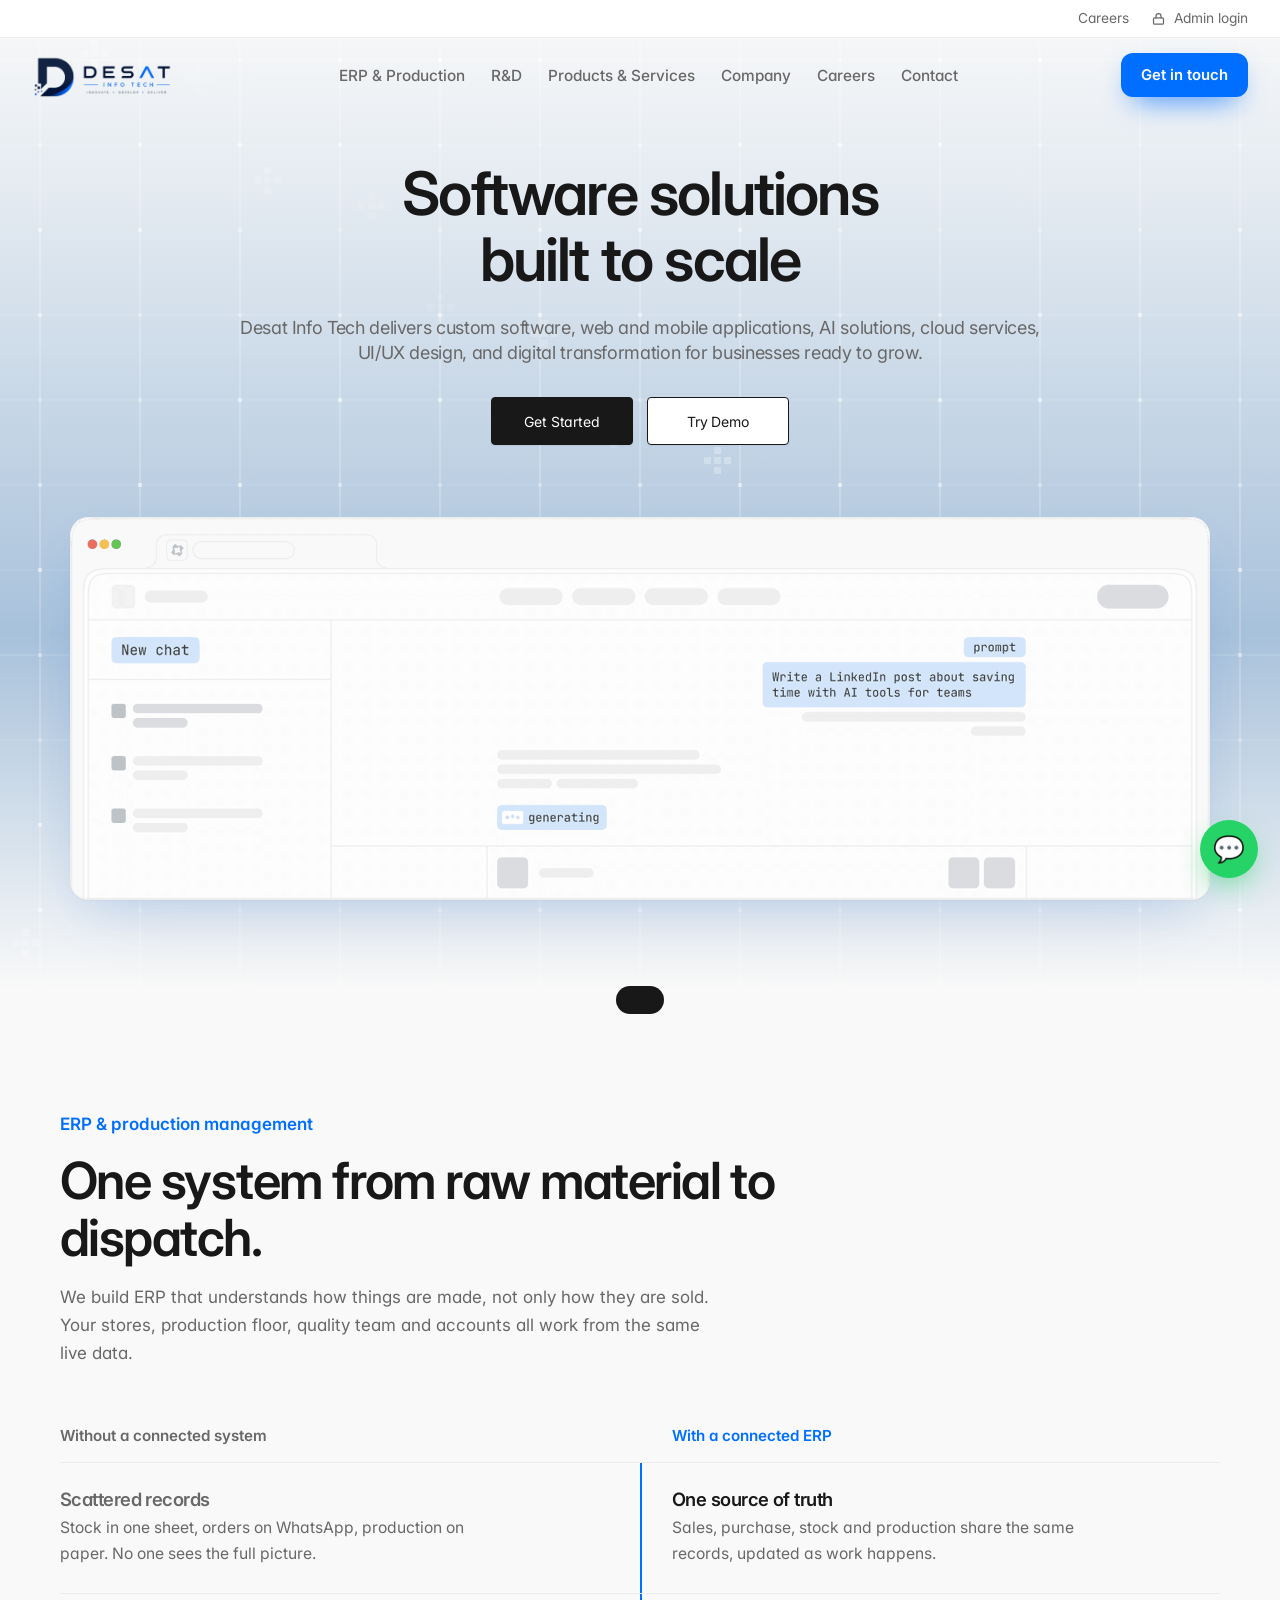
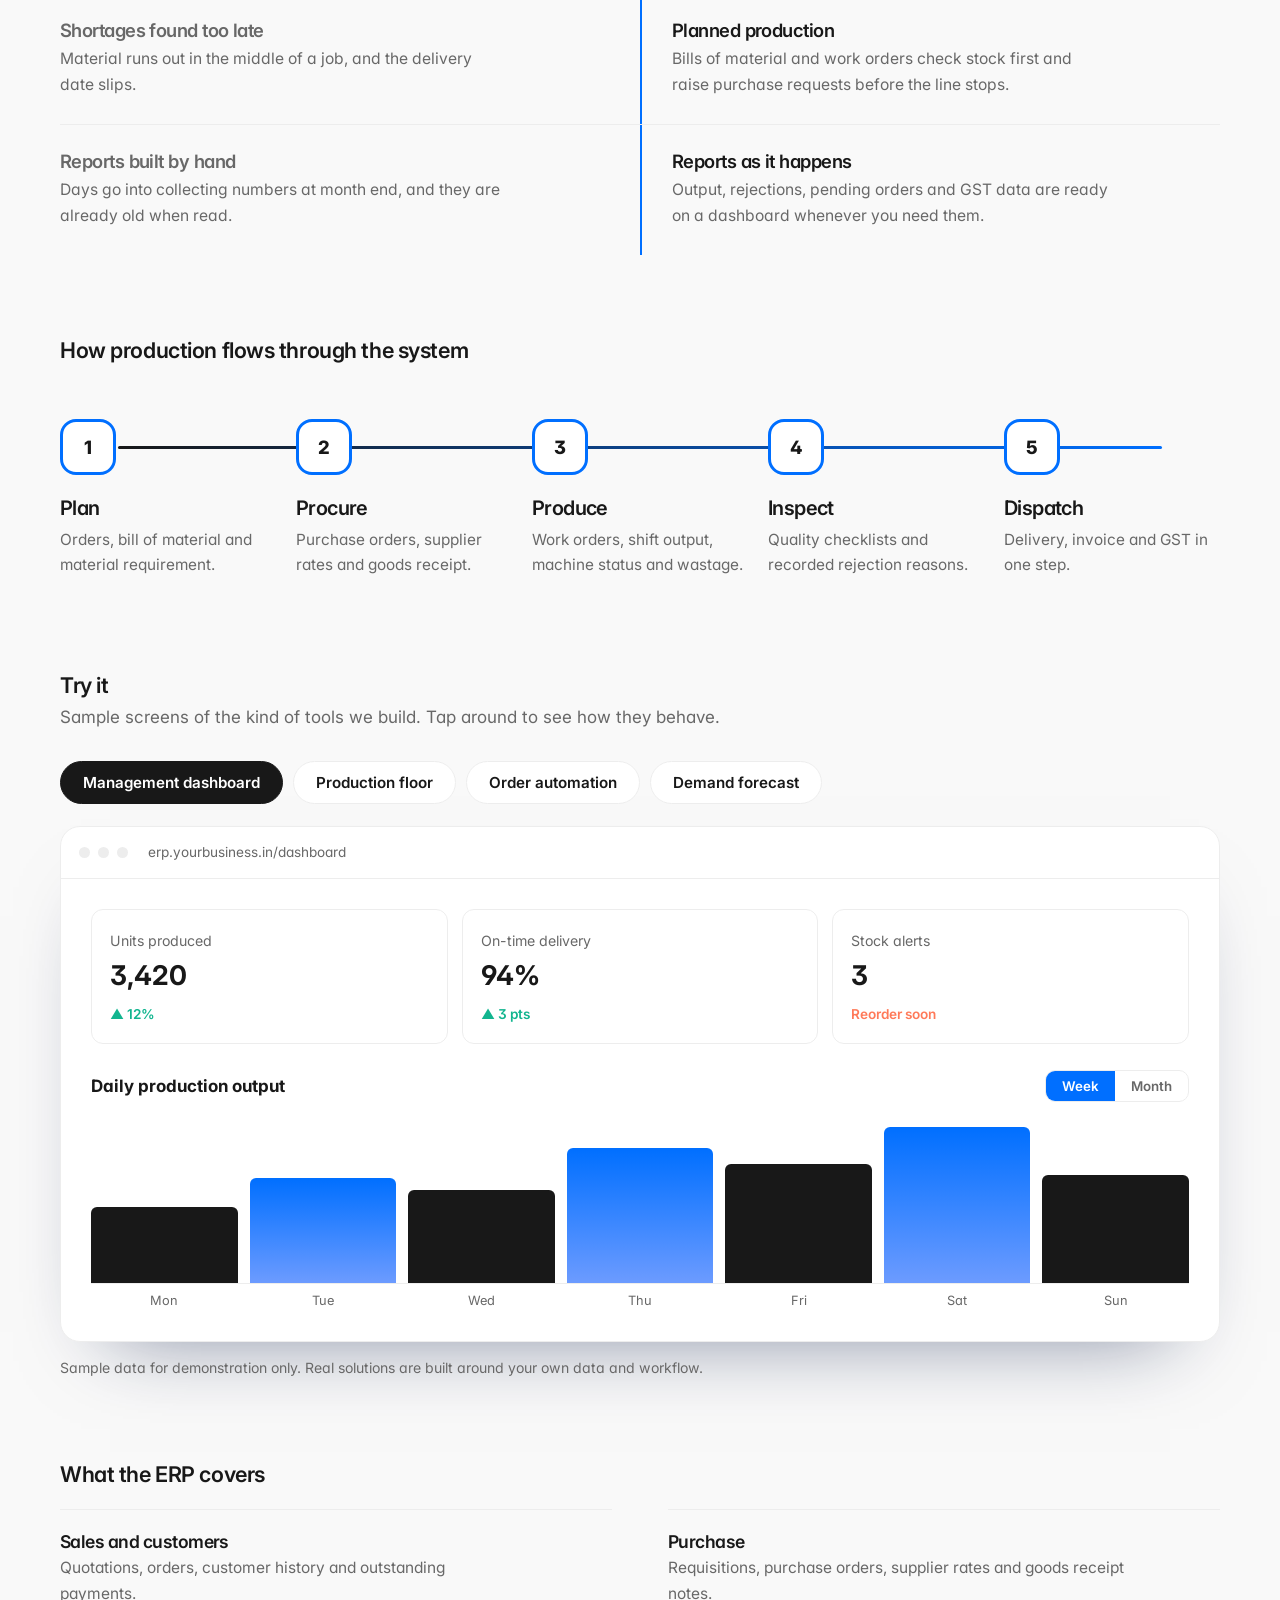
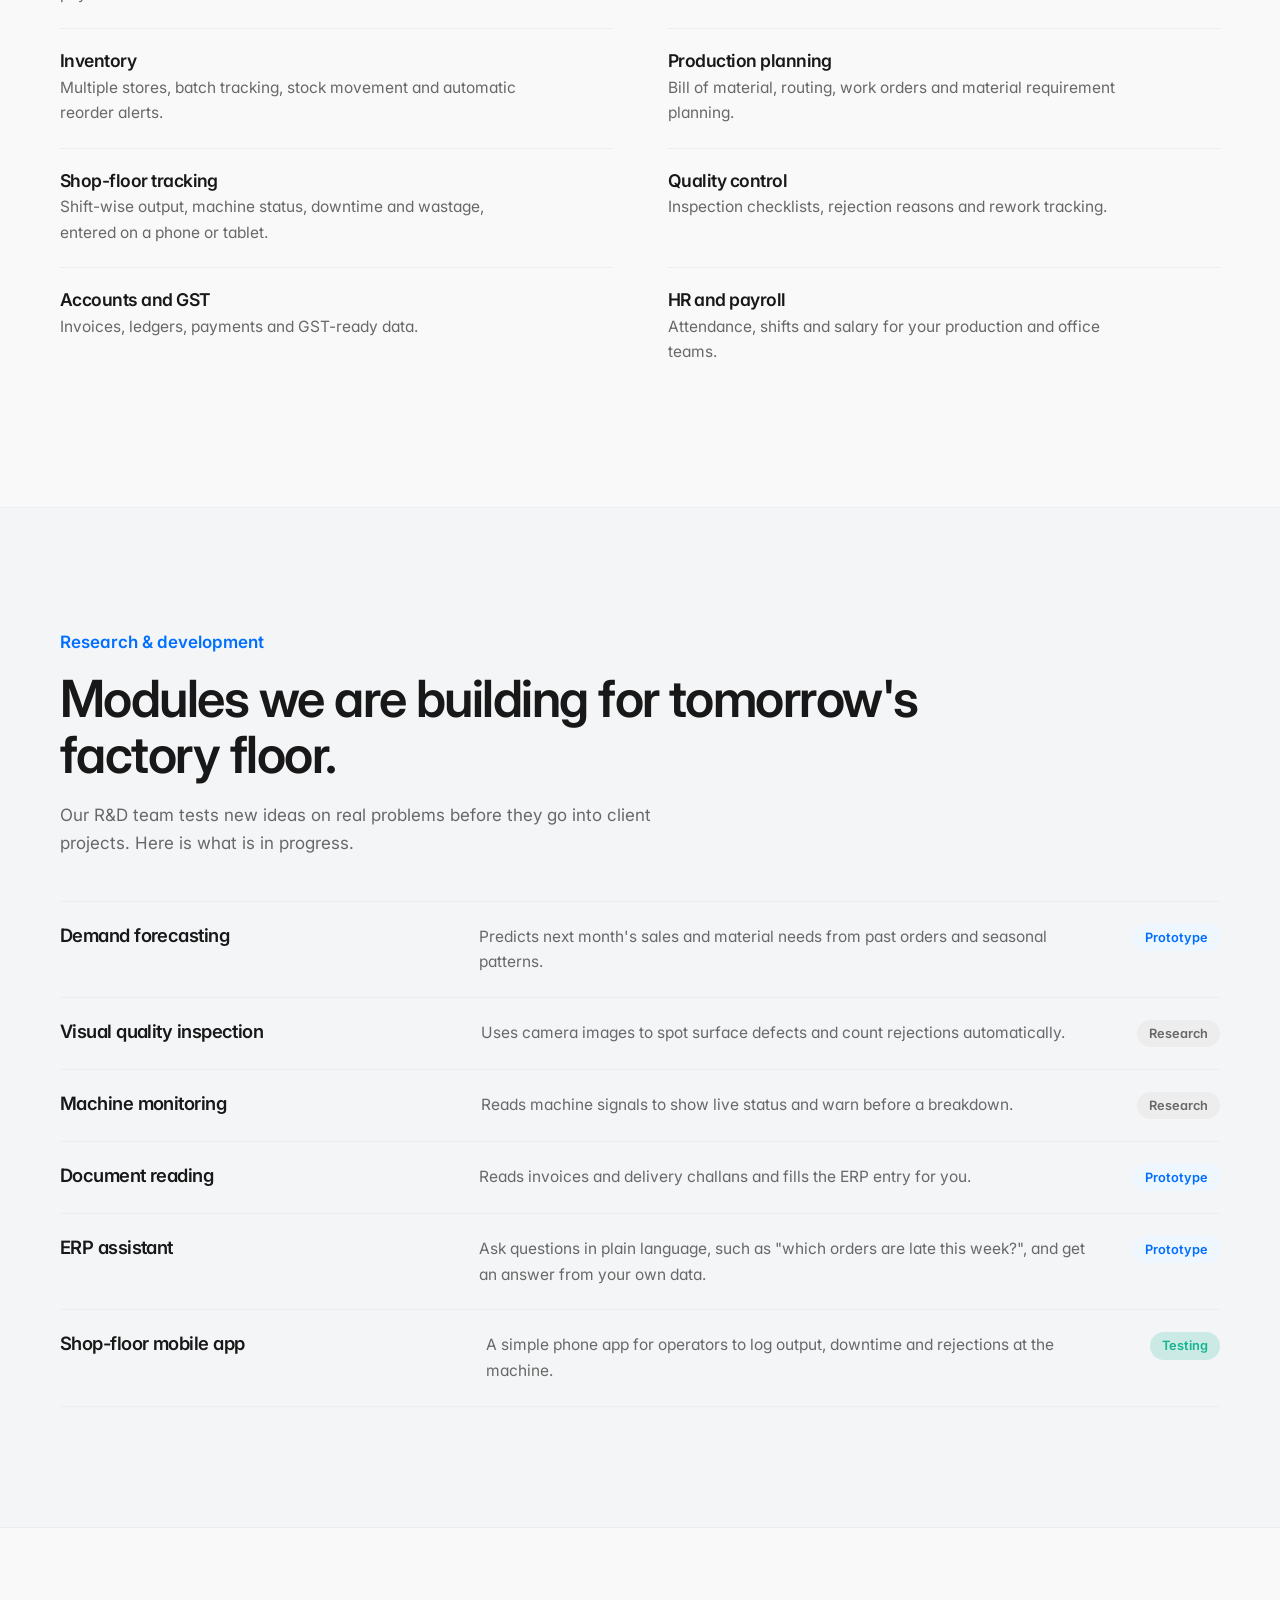
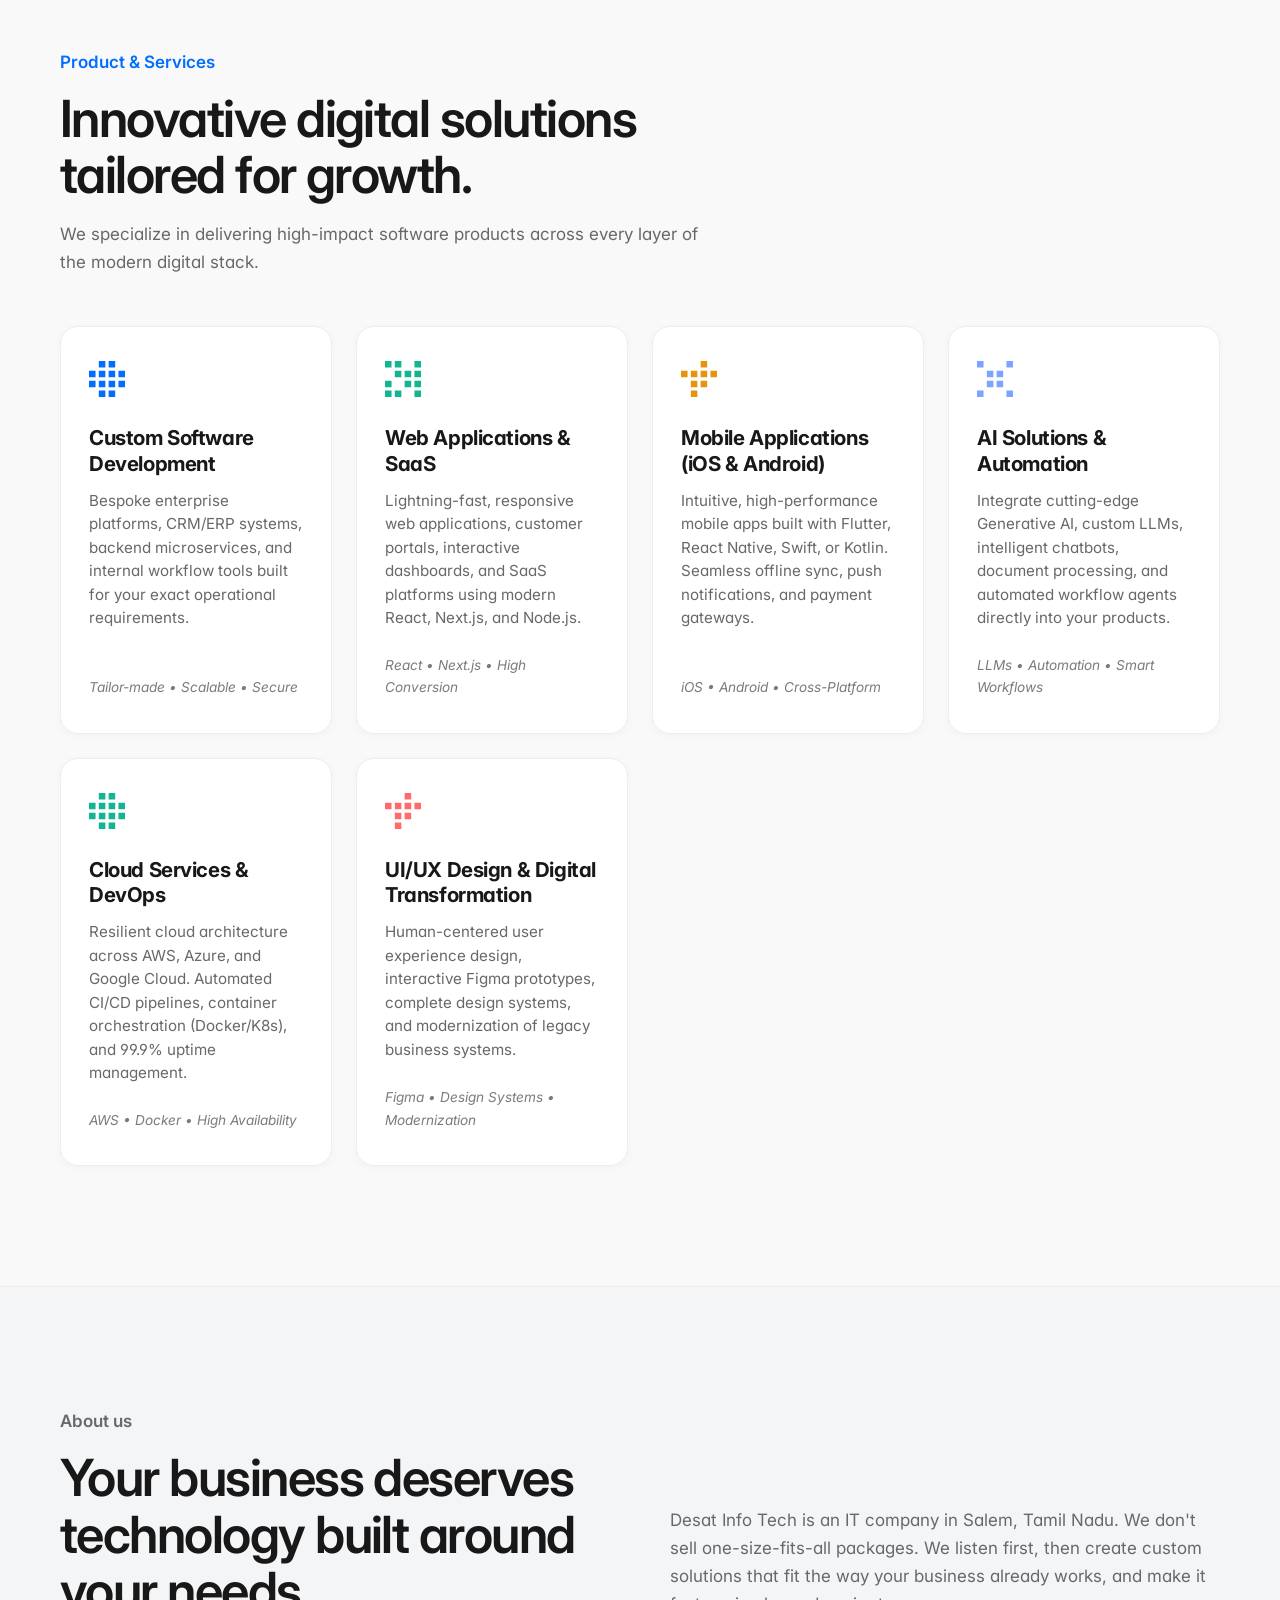
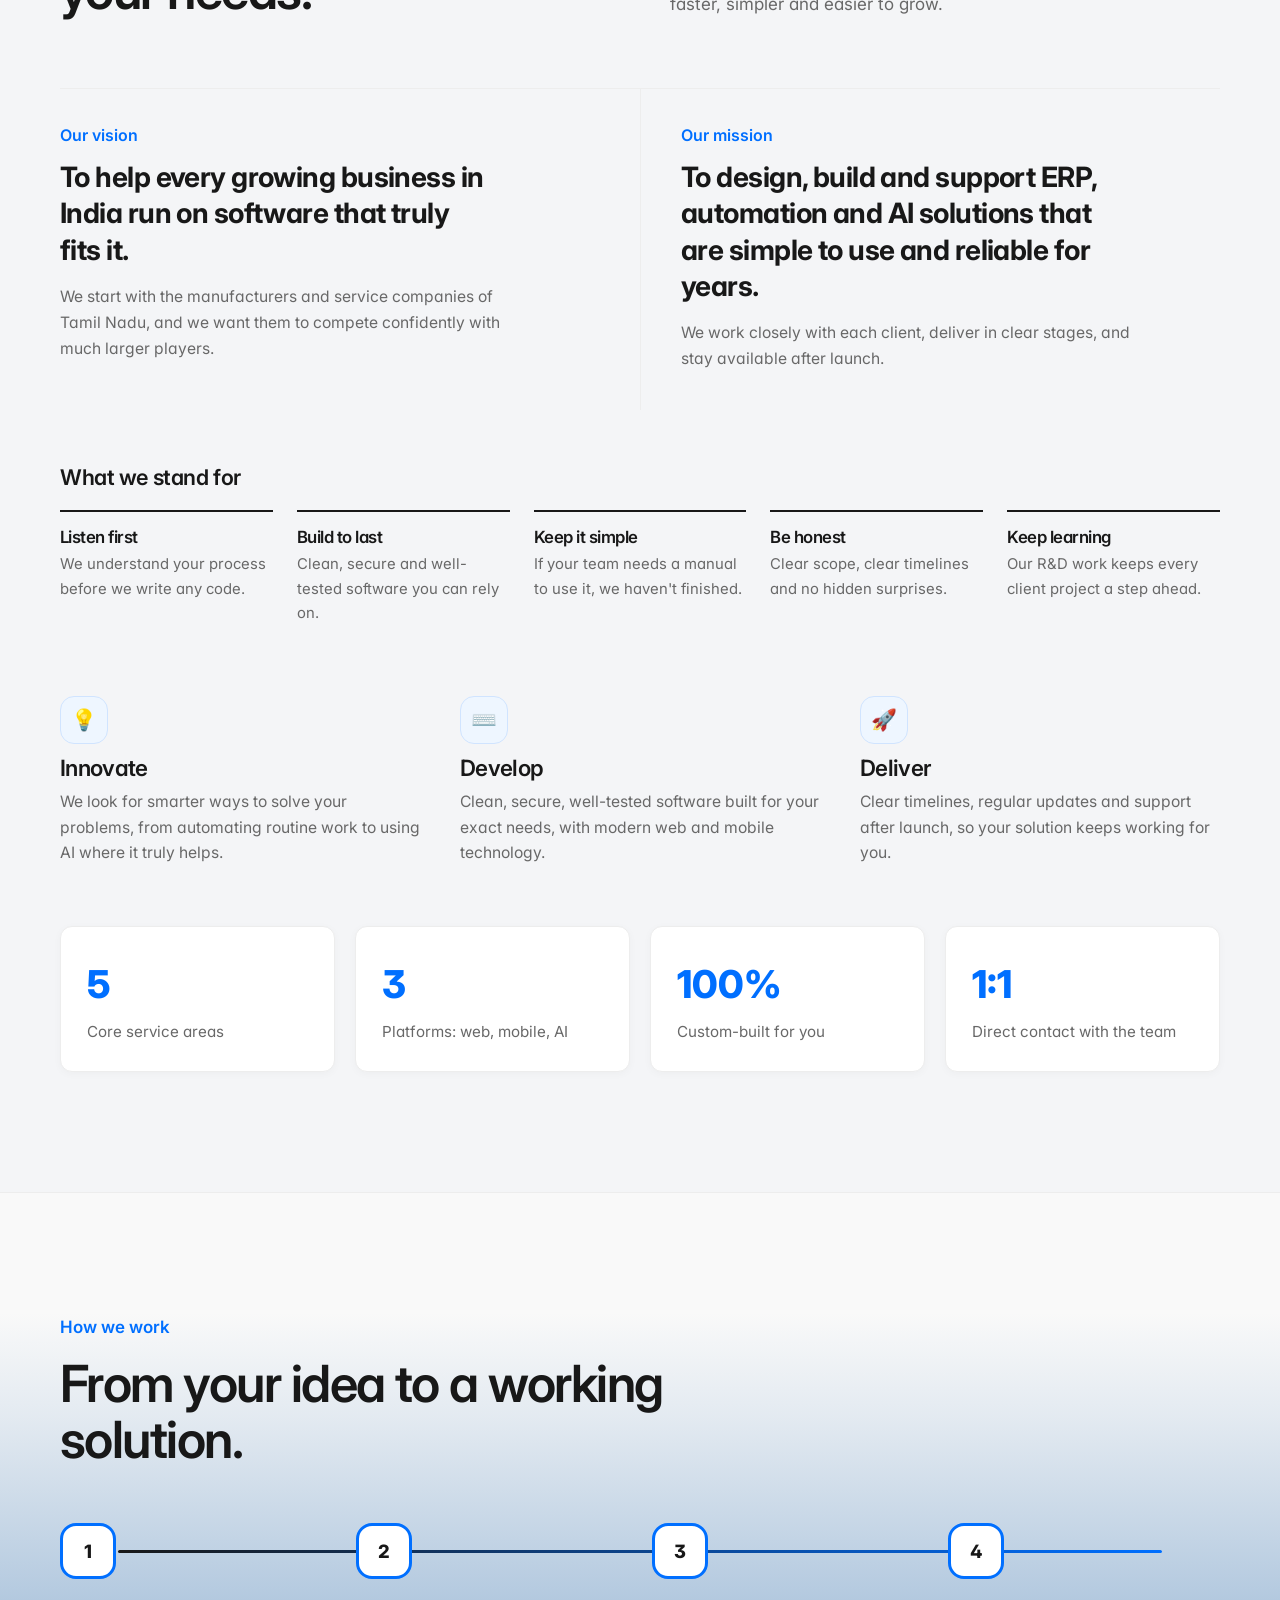
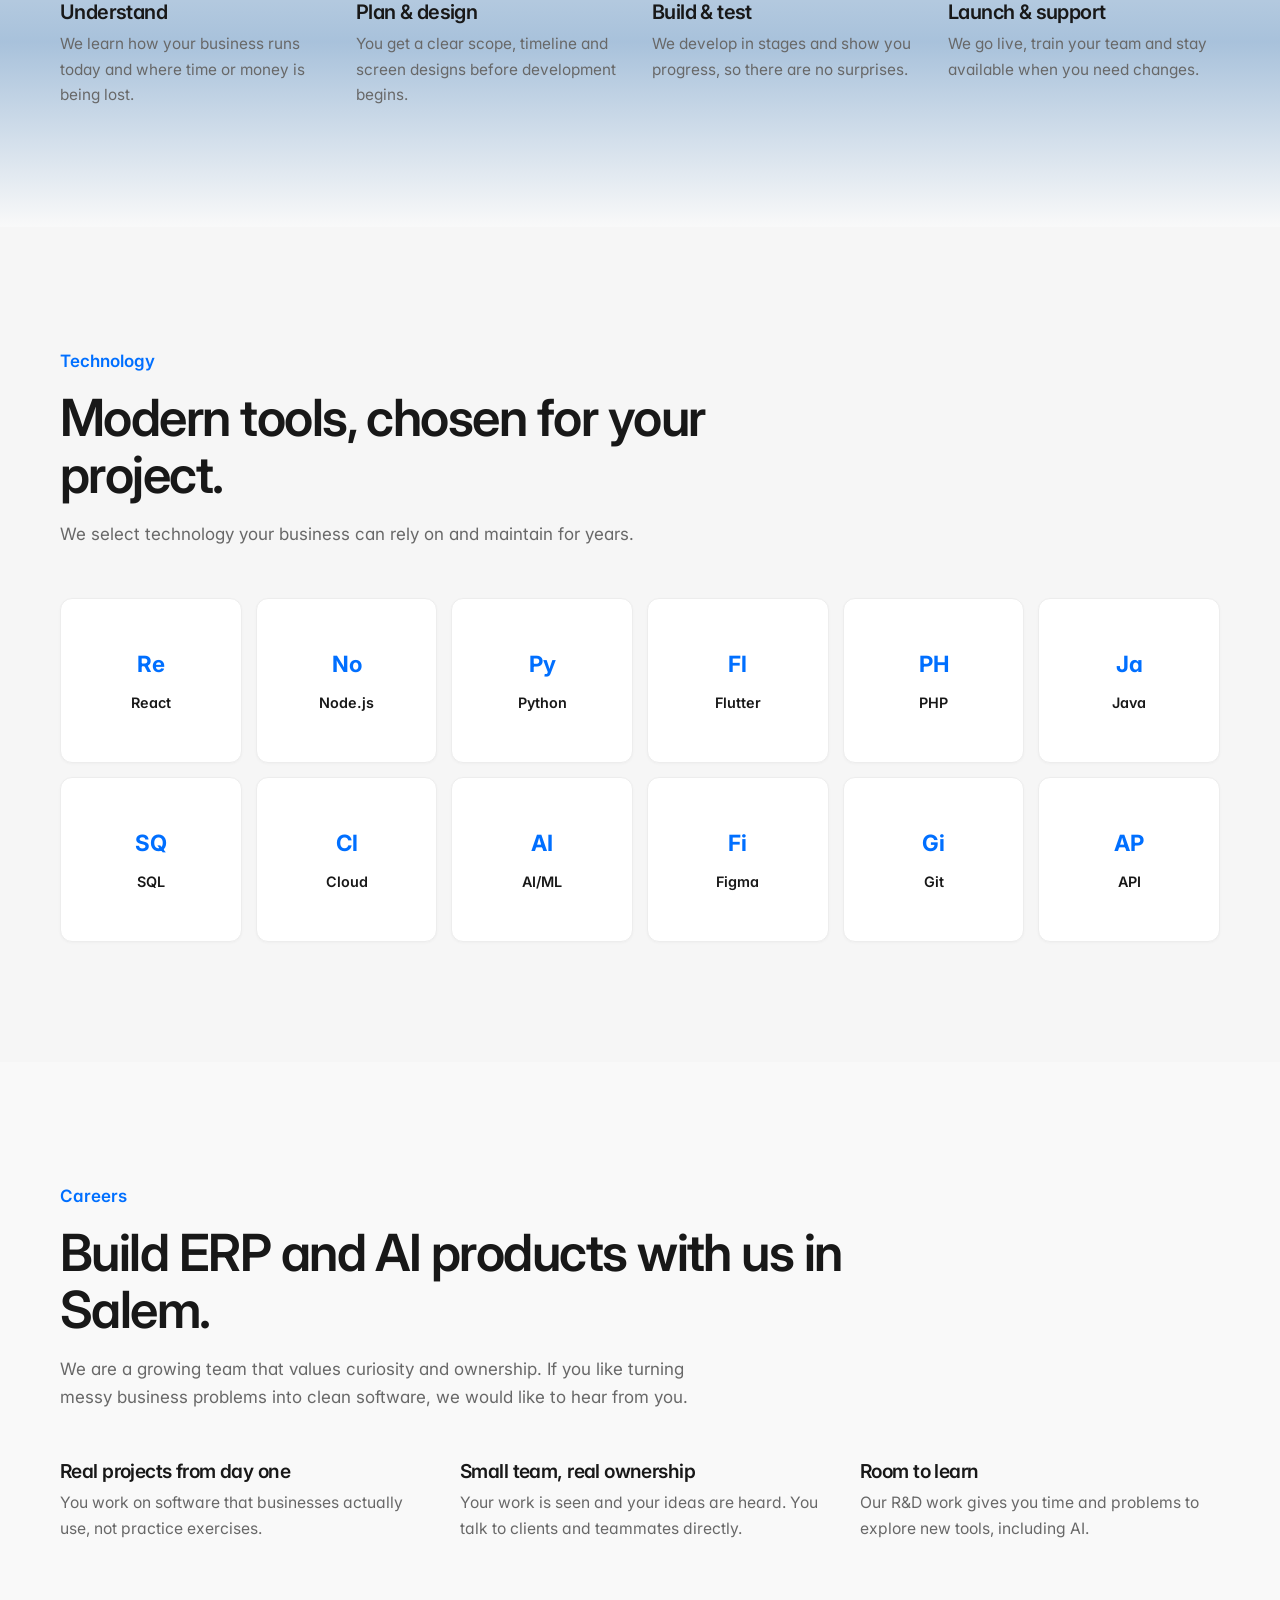
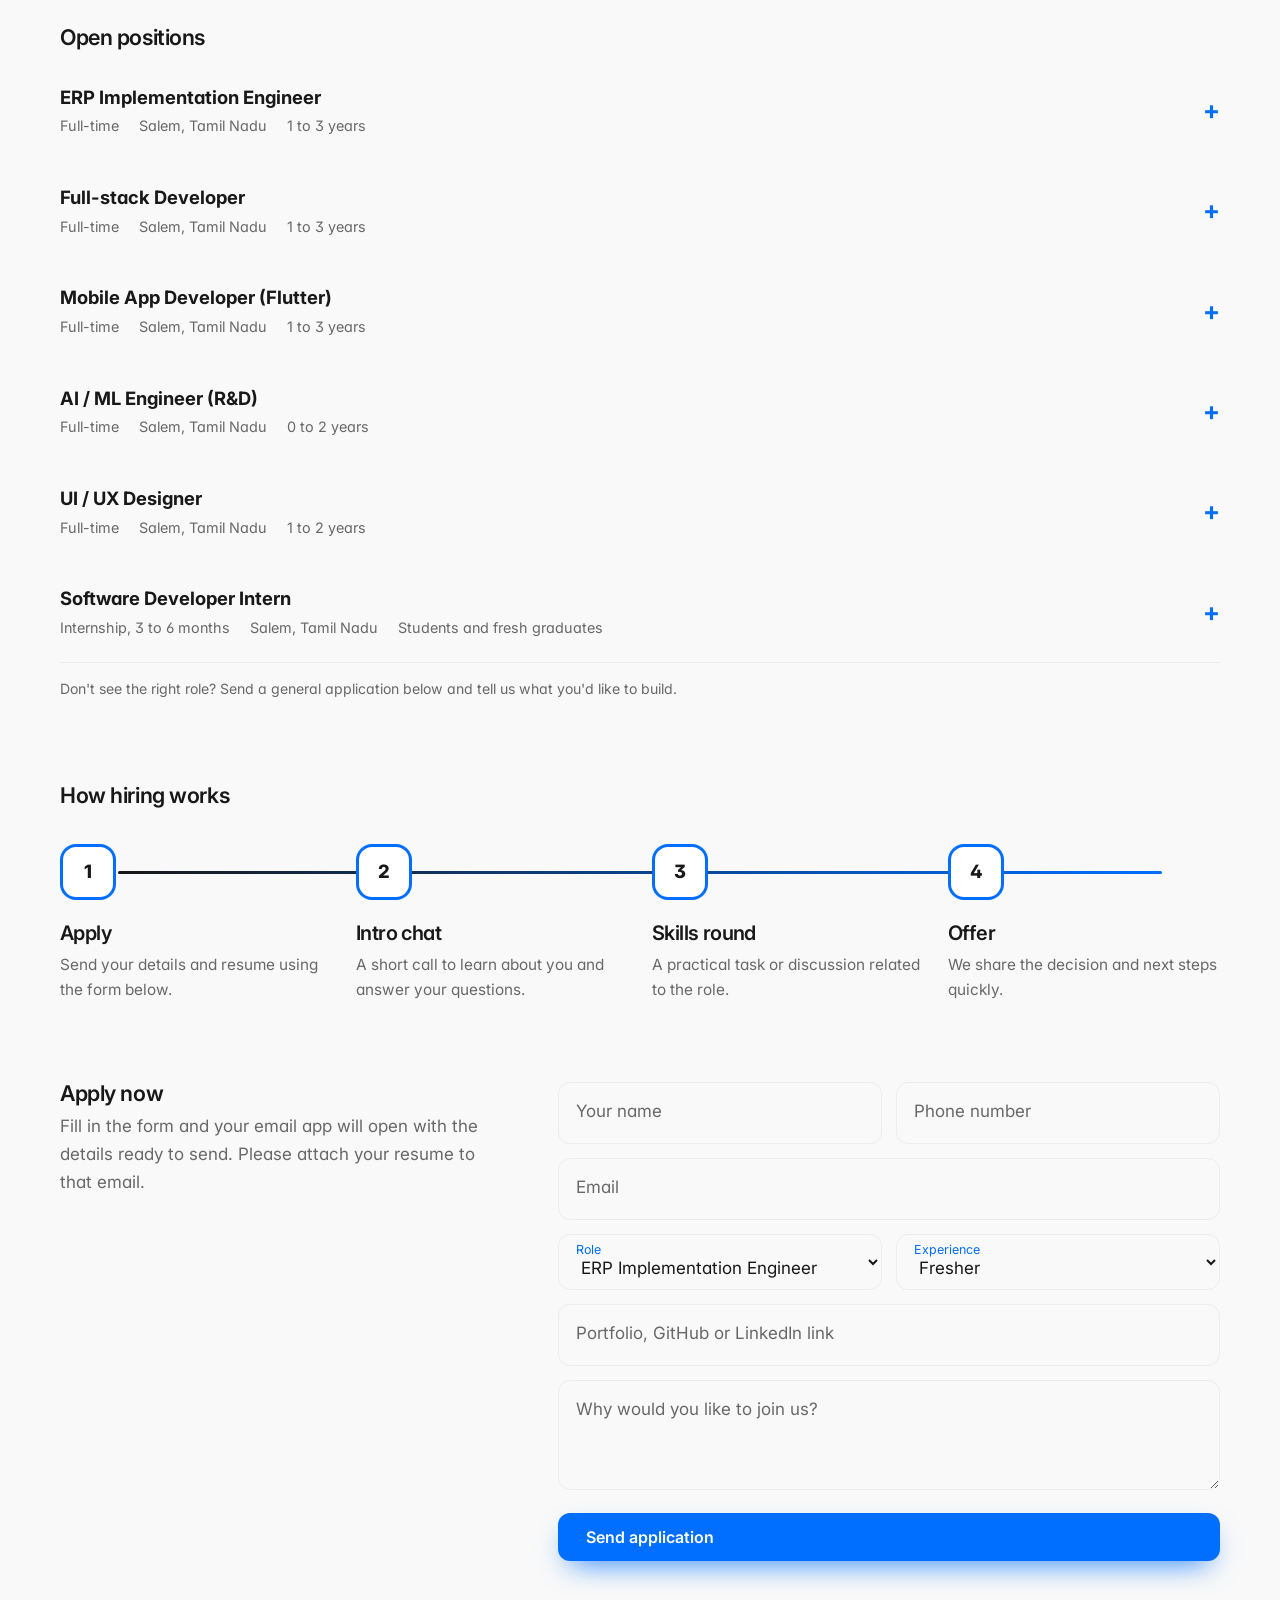
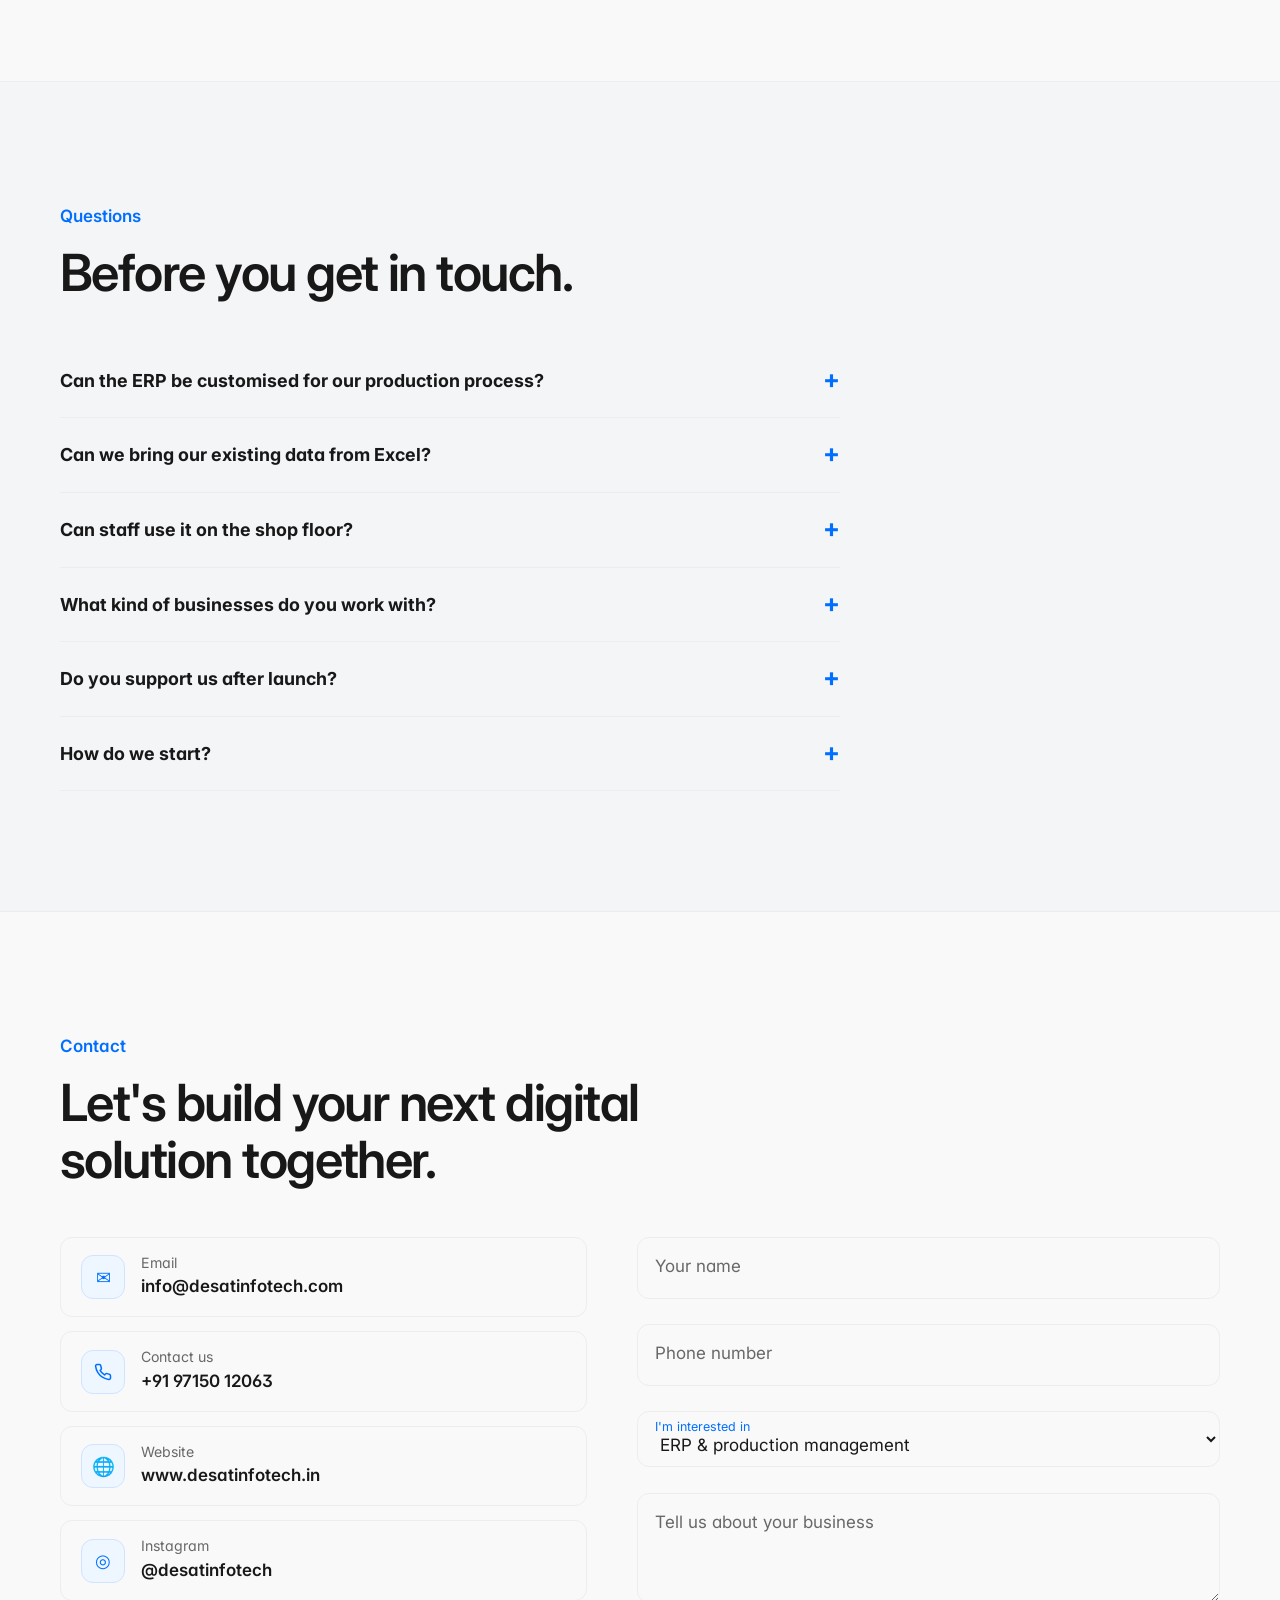
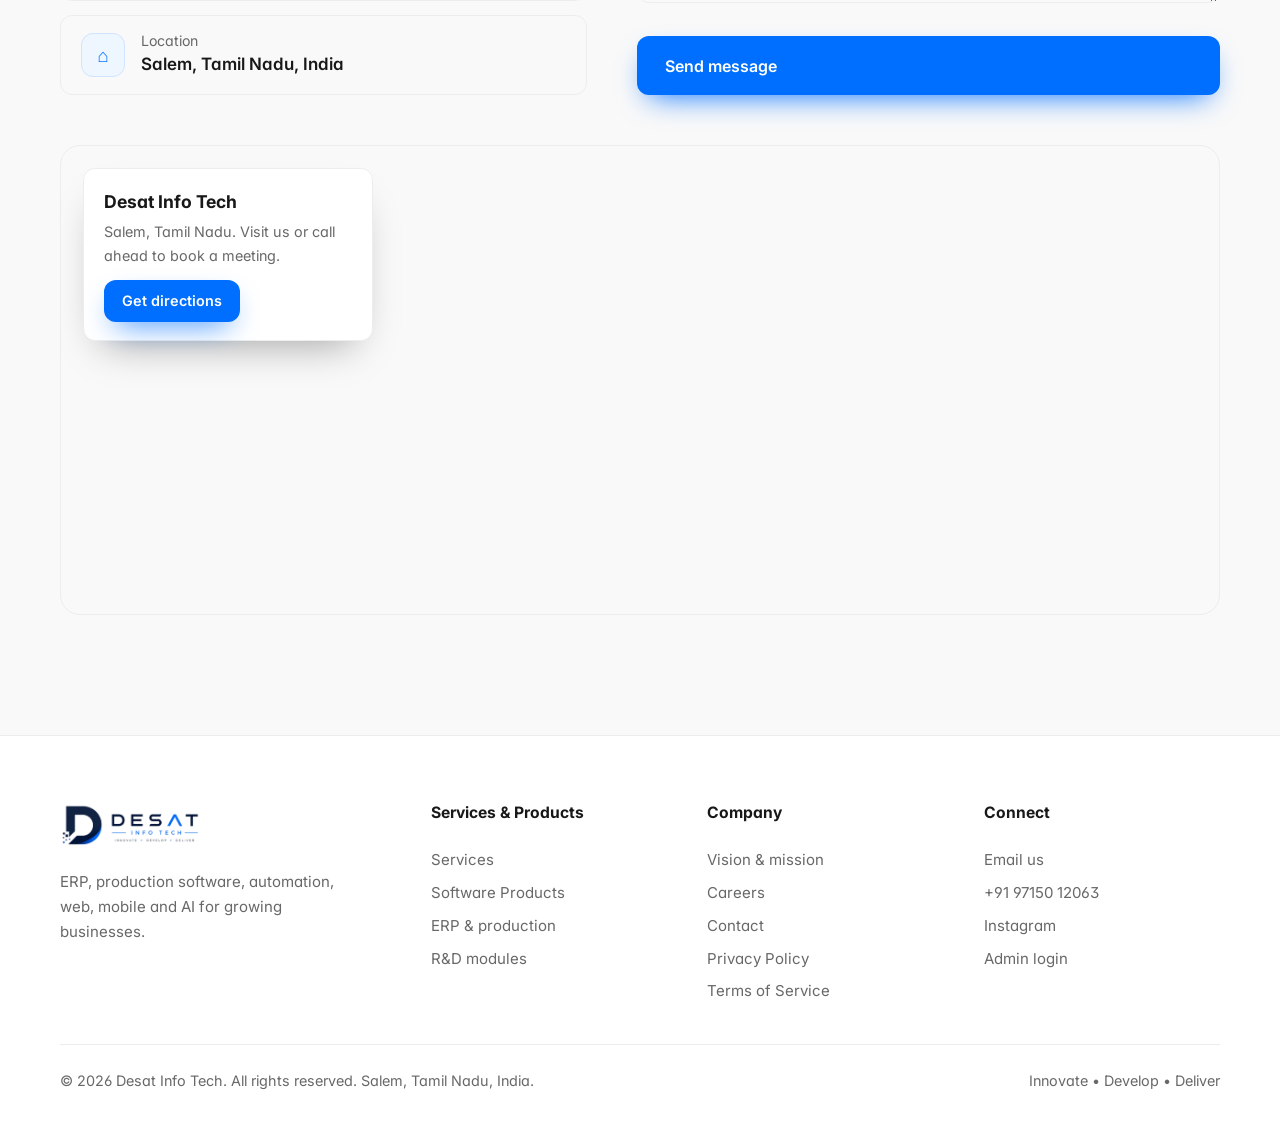
<file: index.html>
<!DOCTYPE html>
<html lang="en" data-theme="light">

<head>
  <meta charset="UTF-8">
  <meta name="viewport" content="width=device-width, initial-scale=1">
  <title>Desat Info Tech - Software Products &amp; Innovative Digital Solutions</title>
  <meta name="description"
    content="Desat Info Tech delivers custom software, ERP &amp; production management software, web &amp; mobile apps, and AI solutions for businesses ready to scale. Salem, Tamil Nadu.">

  <!-- Open Graph / Social Meta -->
  <meta property="og:type" content="website">
  <meta property="og:title" content="Desat Info Tech - Software Products &amp; Digital Solutions">
  <meta property="og:description"
    content="Custom software development, ERP systems, web applications, mobile apps, AI solutions, cloud services, and UI/UX design for businesses ready to grow.">
  <meta property="og:image" content="assets/images/og-image.png">

  <!-- Favicon -->
  <link rel="icon" href="assets/images/favicon.png" media="(prefers-color-scheme: light)">
  <link rel="icon" href="assets/images/favicon-dark.png" media="(prefers-color-scheme: dark)">
  <link rel="apple-touch-icon" href="assets/images/apple-touch-icon.png">

  <!-- Google Fonts: Inter, Fragment Mono, JetBrains Mono, Noto Sans Tamil (Matching Framer Typography) -->
  <link rel="preconnect" href="https://fonts.googleapis.com">
  <link rel="preconnect" href="https://fonts.gstatic.com" crossorigin>
  <link
    href="https://fonts.googleapis.com/css2?family=Inter:wght@300;400;500;600;700;800&family=Fragment+Mono:ital@0;1&family=JetBrains+Mono:wght@400;500;600;700&display=swap"
    rel="stylesheet">

  <style>
    :root {
      --paper: #f9f9f9;
      --panel: #FFFFFF;
      --ink: #181818;
      --muted: #686868;
      --line: #ededed;
      --blue: #006fff;
      --blue-soft: #eef6ff;
      --navy: #181818;
      --green: #12B58F;
      --amber: #E8930C;
      --dots: 0, 111, 255;
      --sky: #9ebadc;
      --sky: oklch(.74 .062 249);
      --grid: rgba(255, 255, 255, 0.45);
      --grid: oklch(1 0 0 / .42);
      --r-lg: 20px;
      --r-md: 12px;
      --strip: 38px;
      --mono: 'Fragment Mono', 'JetBrains Mono', monospace;
      --display: 'Inter', -apple-system, BlinkMacSystemFont, 'Segoe UI', Roboto, Helvetica, Arial, sans-serif;
      --body: 'Inter', -apple-system, BlinkMacSystemFont, 'Segoe UI', Roboto, Helvetica, Arial, sans-serif;
    }

    [data-theme="dark"] {
      --paper: #f9f9f9;
      --panel: #FFFFFF;
      --ink: #181818;
      --muted: #686868;
      --line: #ededed;
      --blue: #006fff;
      --blue-soft: #eef6ff;
      --dots: 0, 111, 255;
      --green: #12B58F;
      --amber: #E8930C;
      --sky: #9ebadc;
      --sky: oklch(.74 .062 249);
      --grid: rgba(255, 255, 255, 0.45);
      --grid: oklch(1 0 0 / .42);
    }

    * {
      box-sizing: border-box;
      margin: 0;
      padding: 0
    }

    html {
      scroll-behavior: smooth;
      scroll-padding-top: 120px
    }

    body {
      font-family: var(--body);
      font-feature-settings: "cv02", "cv03", "cv04", "cv09", "cv11";
      background: #f9f9f9 !important;
      color: var(--ink);
      line-height: 1.65;
      font-size: 17px;
      transition: background .4s, color .4s;
      overflow-x: hidden
    }

    h1,
    h2,
    h3 {
      font-family: var(--display);
      font-weight: 600;
      line-height: 1.1;
      letter-spacing: -.03em
    }

    a {
      color: inherit
    }

    :focus-visible {
      outline: 3px solid var(--blue);
      outline-offset: 3px;
      border-radius: 4px
    }

    .wrap {
      width: min(1160px, 92%);
      margin: 0 auto
    }

    section {
      padding: 120px 0;
      position: relative;
      z-index: 1
    }

    .tint {
      background: #f4f5f7;
      border-block: 1px solid var(--line)
    }

    [data-theme="dark"] .tint {
      background: #f4f5f7;
      border-block: 1px solid var(--line)
    }

    .kicker {
      color: var(--blue);
      font-weight: 600;
      margin-bottom: 14px
    }

    h2 {
      font-size: clamp(2rem, 4.2vw, 3.2rem);
      font-weight: 600;
      max-width: 20ch;
      letter-spacing: -.03em;
      line-height: 1.1
    }

    h2.wide {
      max-width: 26ch
    }

    .lede {
      color: var(--muted);
      max-width: 60ch;
      margin-top: 18px
    }

    .sub-h {
      font-family: var(--display);
      font-weight: 600;
      font-size: 1.35rem;
      letter-spacing: -.02em;
      margin: 84px 0 6px
    }

    /* 3D background */
    #bg3d {
      display: none
    }

    #progress {
      position: fixed;
      top: 0;
      left: 0;
      height: 3px;
      width: 0;
      background: linear-gradient(90deg, var(--navy), var(--blue));
      z-index: 200
    }

    [data-theme="dark"] #progress {
      background: linear-gradient(90deg, var(--blue), var(--green))
    }

    /* top strip with admin login */
    .strip {
      position: fixed;
      top: 0;
      left: 0;
      right: 0;
      height: var(--strip);
      background: #ffffff;
      color: #686868;
      border-bottom: 1px solid var(--line);
      z-index: 110;
      font-size: .86rem
    }

    .strip .wrap {
      display: flex;
      justify-content: flex-end;
      align-items: center;
      height: 100%;
      width: 100%;
      max-width: 100%;
      padding: 0 32px
    }

    .strip a,
    .strip button {
      color: #686868;
      text-decoration: none;
      background: none;
      border: 0;
      font: inherit;
      cursor: pointer;
      display: inline-flex;
      align-items: center;
      gap: 8px
    }

    .strip a:hover,
    .strip button:hover {
      color: var(--ink)
    }

    .strip .right {
      display: flex;
      gap: 22px;
      align-items: center
    }

    .strip svg {
      width: 15px;
      height: 15px
    }

    .admin-badge {
      display: none;
      align-items: center;
      gap: 8px;
      color: #7FE6C8
    }

    .admin-badge i {
      width: 8px;
      height: 8px;
      border-radius: 50%;
      background: #3DDBB2
    }

    body.is-admin .admin-badge {
      display: inline-flex
    }

    body.is-admin #openLogin {
      display: none
    }

    #logout {
      display: none
    }

    body.is-admin #logout {
      display: inline-flex
    }

    nav {
      position: fixed;
      top: var(--strip);
      left: 0;
      right: 0;
      z-index: 100;
      transition: background .3s, box-shadow .3s
    }

    nav.scrolled {
      background: color-mix(in srgb, var(--paper) 88%, transparent);
      backdrop-filter: blur(14px);
      box-shadow: 0 1px 0 var(--line)
    }

    .nav-in {
      display: flex;
      align-items: center;
      justify-content: space-between;
      height: 74px;
      width: 100%;
      padding: 0 32px
    }

    .brand {
      display: inline-flex;
      align-items: center;
      text-decoration: none
    }

    .brand-img {
      height: 46px;
      width: auto;
      max-width: 185px;
      object-fit: contain;
      display: block;
      transition: transform .3s ease
    }

    .brand:hover .brand-img {
      transform: scale(1.02)
    }

    .brand svg {
      width: 40px;
      height: 40px;
      transition: transform .6s cubic-bezier(.2, .8, .2, 1)
    }

    .brand:hover svg {
      transform: rotate(-8deg) scale(1.08)
    }

    .wm {
      display: flex;
      flex-direction: column;
      line-height: 1
    }

    .wm b {
      font-family: var(--display);
      font-weight: 800;
      font-size: 1.25rem;
      letter-spacing: .2em;
      color: #181818
    }

    .wm b em {
      font-style: normal;
      color: var(--blue)
    }

    .wm small {
      font-family: var(--display);
      font-weight: 700;
      font-size: .58rem;
      letter-spacing: .42em;
      color: var(--blue);
      margin-top: 4px
    }

    .links {
      display: flex;
      gap: 26px;
      align-items: center;
      list-style: none
    }

    .links a {
      text-decoration: none;
      font-weight: 500;
      font-size: .96rem;
      color: var(--muted);
      position: relative;
      transition: color .2s;
      white-space: nowrap
    }

    .links a:hover,
    .links a.active {
      color: var(--ink)
    }

    .links a.active::after {
      content: "";
      position: absolute;
      left: 0;
      right: 0;
      bottom: -6px;
      height: 2px;
      background: var(--blue);
      border-radius: 2px
    }

    .tools {
      display: flex;
      gap: 10px;
      align-items: center
    }

    .icon-btn {
      width: 42px;
      height: 42px;
      border-radius: 50%;
      border: 1px solid var(--line);
      background: var(--panel);
      color: var(--ink);
      cursor: pointer;
      font-size: 1.1rem;
      display: grid;
      place-items: center;
      transition: transform .3s, border-color .2s
    }

    .icon-btn:hover {
      transform: rotate(20deg);
      border-color: var(--blue)
    }

    #burger {
      display: none
    }

    .btn {
      display: inline-flex;
      align-items: center;
      gap: 10px;
      padding: 14px 28px;
      border-radius: 12px;
      font-weight: 600;
      text-decoration: none;
      border: 0;
      cursor: pointer;
      font-family: var(--body);
      font-size: 1rem;
      transition: transform .2s, box-shadow .2s, background .2s
    }

    .btn-primary {
      background: var(--blue);
      color: #fff;
      box-shadow: 0 12px 30px -12px var(--blue)
    }

    .btn-primary:hover {
      box-shadow: 0 18px 36px -12px var(--blue)
    }

    .btn-ghost {
      background: transparent;
      color: var(--ink);
      border: 1.5px solid var(--line)
    }

    .btn-ghost:hover {
      border-color: var(--ink)
    }

    .btn.sm {
      padding: 8px 16px;
      font-size: .9rem;
      border-radius: 10px
    }

    .nav-cta {
      padding: 10px 20px;
      font-size: .93rem
    }

    #home {
      min-height: 100svh;
      padding: 160px 0 90px;
      display: flex;
      align-items: center;
      overflow: hidden;
      position: relative;
      isolation: isolate;
      background-color: var(--paper)
    }

    [data-theme="dark"] #home {
      background-color: var(--paper)
    }

    /* Atmospheric cloud & animated dynamic grid background matching Framer */
    .cloud-background {
      position: absolute;
      inset: 0;
      overflow: hidden;
      z-index: -2;
      background: #9ebadc;
      background: var(--sky, #9ebadc);
      pointer-events: none
    }

    .cloud-image {
      position: absolute;
      top: -10%;
      left: -8%;
      width: 118%;
      height: 130%;
      object-fit: cover;
      object-position: center;
      transform: translate3d(var(--cloud-x, 0px), var(--cloud-y, 0px), 0) scale(var(--cloud-scale, 1.05));
      will-change: transform
    }

    .cloud-wash {
      position: absolute;
      inset: 0;
      background: linear-gradient(to bottom, var(--paper, #f9f9f9) 0%, rgba(249, 249, 249, 0.8) 20%, rgba(249, 249, 249, 0.25) 64%, var(--paper, #f9f9f9) 100%)
    }

    [data-theme="dark"] .cloud-background {
      background: #0f172a
    }

    [data-theme="dark"] .cloud-wash {
      background: linear-gradient(to bottom, #0b1120 0%, rgba(11, 17, 32, 0.75) 20%, rgba(11, 17, 32, 0.35) 64%, #0b1120 100%)
    }

    .grid-canvas {
      position: absolute;
      inset: 0;
      width: 100%;
      height: 100%;
      z-index: -1;
      pointer-events: none
    }

    .spark-cross {
      position: absolute;
      top: 51px;
      left: 22%;
      font-size: 26px;
      color: var(--muted);
      width: 34px;
      height: 34px;
      border-radius: 50%;
      background: rgba(255, 255, 255, 0.6);
      display: flex;
      align-items: center;
      justify-content: center;
      line-height: 1;
      z-index: 1;
      pointer-events: none;
      box-shadow: 0 2px 8px rgba(0, 0, 0, 0.04)
    }

    .spark-cross.right {
      left: auto;
      right: 22%
    }

    @media(max-width:809px) {
      .spark-cross {
        display: none
      }
    }

    .workflow-section {
      position: relative;
      isolation: isolate;
      overflow: hidden
    }

    .workflow-section>.cloud-background {
      top: 120px
    }

    .hero-in {
      position: relative;
      z-index: 2;
      display: flex;
      flex-direction: column;
      align-items: center;
      text-align: center;
      width: 100%
    }

    h1 {
      font-family: var(--display);
      font-size: 60px;
      font-weight: 600;
      max-width: 20ch;
      margin: 0 auto 23px;
      letter-spacing: -.03em;
      line-height: 1.1;
      text-align: center;
      color: #181818
    }

    [data-theme="dark"] h1 {
      color: #181818
    }

    .hero-sub {
      max-width: 800px;
      margin: 0 auto 32px;
      color: #686868;
      font-size: 18px;
      font-weight: 400;
      letter-spacing: -0.02em;
      line-height: 1.4;
      text-align: center
    }

    [data-theme="dark"] .hero-sub {
      color: #686868
    }

    .hero-cta {
      display: flex;
      justify-content: center;
      align-items: center;
      gap: 14px;
      flex-wrap: wrap;
      margin: 0 auto 40px
    }

    .btn-hero-dark {
      display: inline-flex;
      align-items: center;
      justify-content: center;
      height: 48px;
      min-width: 142px;
      padding: 0 22px;
      border-radius: 4px;
      background: #181818;
      color: #ffffff;
      border: 1px solid #181818;
      font-family: var(--body);
      font-size: 14px;
      font-weight: 400;
      letter-spacing: -0.01em;
      text-decoration: none;
      cursor: pointer;
      transition: background .2s, box-shadow .2s, transform .2s;
      box-shadow: 0 1px 2px rgba(0, 0, 0, .06)
    }

    .btn-hero-dark:hover {
      background: #282828;
      transform: translateY(-1px);
      box-shadow: 0 4px 12px rgba(0, 0, 0, .12)
    }

    .btn-hero-light {
      display: inline-flex;
      align-items: center;
      justify-content: center;
      height: 48px;
      min-width: 142px;
      padding: 0 22px;
      border-radius: 4px;
      background: #ffffff;
      color: #181818;
      border: 1px solid #181818;
      font-family: var(--body);
      font-size: 14px;
      font-weight: 400;
      letter-spacing: -0.01em;
      text-decoration: none;
      cursor: pointer;
      transition: background .2s, border-color .2s, box-shadow .2s, transform .2s;
      box-shadow: 0 1px 2px rgba(0, 0, 0, .04)
    }

    .btn-hero-light:hover {
      background: #f5f5f5;
      border-color: #000000;
      transform: translateY(-1px);
      box-shadow: 0 4px 12px rgba(0, 0, 0, .08)
    }

    @media(min-width:810px) and (max-width:1199px) {
      h1 {
        font-size: 52px;
        line-height: 1.1
      }

      .hero-sub {
        font-size: 18px;
        line-height: 1.4
      }
    }

    @media(max-width:809px) {
      h1 {
        font-size: 42px;
        line-height: 1.1
      }

      .hero-sub {
        font-size: 16px;
        line-height: 1.4
      }

      .btn-hero-dark,
      .btn-hero-light {
        min-width: 125px;
        height: 45px;
        font-size: 13px;
        padding: 0 16px
      }
    }

    @media(max-width:360px) {
      h1 {
        font-size: 34px;
        line-height: 1.15
      }
    }

    .loc {
      position: absolute;
      right: 4%;
      bottom: 28px;
      z-index: 2;
      background: var(--panel);
      border: 1px solid var(--line);
      padding: 10px 18px;
      border-radius: 999px;
      font-weight: 600;
      font-size: .92rem;
      display: flex;
      gap: 10px;
      align-items: center
    }

    .loc b {
      width: 10px;
      height: 10px;
      border-radius: 50%;
      background: var(--green);
      animation: pulse 1.8s infinite
    }

    @keyframes rise {
      to {
        transform: none
      }
    }

    @keyframes fade {
      from {
        opacity: 0;
        transform: translateY(12px)
      }

      to {
        opacity: 1;
        transform: none
      }
    }

    @keyframes pulse {
      0% {
        box-shadow: 0 0 0 0 rgba(18, 181, 143, .6)
      }

      100% {
        box-shadow: 0 0 0 12px rgba(18, 181, 143, 0)
      }
    }

    /* ERP: without / with */
    .vs {
      margin-top: 56px
    }

    .vs-head {
      display: grid;
      grid-template-columns: 1fr 1fr;
      font-weight: 600;
      color: var(--muted);
      padding-bottom: 14px;
      font-size: .95rem
    }

    .vs-head span:last-child {
      padding-left: 32px;
      color: var(--blue)
    }

    .vs-row {
      display: grid;
      grid-template-columns: 1fr 1fr;
      border-top: 1px solid var(--line)
    }

    .vs-row>div {
      padding: 26px 32px 26px 0
    }

    .vs-row .with {
      padding-left: 30px;
      border-left: 2px solid var(--blue)
    }

    .vs-row h3 {
      font-size: 1.15rem;
      margin-bottom: 6px
    }

    .vs-row p {
      color: var(--muted);
      font-size: .98rem;
      max-width: 44ch
    }

    .vs-row>div:first-child h3 {
      color: var(--muted);
      font-weight: 600
    }

    /* steps (process, production chain) */
    .steps {
      position: relative;
      display: grid;
      grid-template-columns: repeat(4, 1fr);
      gap: 24px;
      margin-top: 56px
    }

    .steps.five {
      grid-template-columns: repeat(5, 1fr);
      gap: 20px
    }

    .steps::before {
      content: "";
      position: absolute;
      top: 27px;
      left: 5%;
      height: 3px;
      width: var(--fill, 0%);
      background: linear-gradient(90deg, var(--navy), var(--blue));
      border-radius: 3px;
      transition: width 1.6s cubic-bezier(.3, .7, .2, 1);
      z-index: 1
    }

    .steps::after {
      content: "";
      position: absolute;
      top: 27px;
      left: 5%;
      height: 3px;
      width: 90%;
      background: var(--line);
      border-radius: 3px
    }

    .step .dot {
      width: 56px;
      height: 56px;
      border-radius: 16px;
      background: var(--panel);
      border: 3px solid var(--blue);
      display: grid;
      place-items: center;
      font-family: var(--display);
      font-weight: 800;
      font-size: 1.15rem;
      margin-bottom: 22px;
      position: relative;
      z-index: 2
    }

    .step h3 {
      font-size: 1.25rem;
      margin-bottom: 8px
    }

    .step p {
      color: var(--muted);
      font-size: .96rem
    }

    /* ERP modules list */
    .mods {
      display: grid;
      grid-template-columns: 1fr 1fr;
      column-gap: 56px;
      margin-top: 22px
    }

    .mod {
      padding: 22px 0;
      border-top: 1px solid var(--line)
    }

    .mod h3 {
      font-size: 1.1rem;
      margin-bottom: 4px
    }

    .mod p {
      color: var(--muted);
      font-size: .97rem;
      max-width: 46ch
    }

    /* demo window */
    .demo-tabs {
      display: flex;
      gap: 10px;
      flex-wrap: wrap;
      margin: 30px 0 22px
    }

    .demo-tabs button {
      padding: 11px 22px;
      border-radius: 999px;
      border: 1.5px solid var(--line);
      background: var(--panel);
      color: var(--ink);
      cursor: pointer;
      font-weight: 600;
      font-family: var(--body);
      font-size: .95rem;
      transition: all .2s
    }

    .demo-tabs button[aria-pressed="true"] {
      background: var(--navy);
      color: #fff;
      border-color: var(--navy)
    }

    [data-theme="dark"] .demo-tabs button[aria-pressed="true"] {
      background: var(--blue);
      border-color: var(--blue)
    }

    .win {
      background: var(--panel);
      border: 1px solid var(--line);
      border-radius: var(--r-lg);
      overflow: hidden;
      box-shadow: 0 40px 80px -50px rgba(10, 26, 69, .55)
    }

    .win-bar {
      display: flex;
      gap: 8px;
      padding: 14px 18px;
      border-bottom: 1px solid var(--line);
      align-items: center
    }

    .win-bar i {
      width: 11px;
      height: 11px;
      border-radius: 50%;
      background: var(--line)
    }

    .win-bar span {
      margin-left: 12px;
      color: var(--muted);
      font-size: .85rem
    }

    .win-body {
      padding: 30px;
      min-height: 400px
    }

    .demo {
      display: none
    }

    .demo.on {
      display: block;
      animation: fade .5s both
    }

    .kpis {
      display: grid;
      grid-template-columns: repeat(3, 1fr);
      gap: 14px
    }

    .kpi {
      border: 1px solid var(--line);
      border-radius: var(--r-md);
      padding: 16px 18px
    }

    .kpi small {
      color: var(--muted)
    }

    .kpi b {
      display: block;
      font-family: var(--display);
      font-size: 1.7rem
    }

    .kpi em {
      font-style: normal;
      color: var(--green);
      font-size: .85rem;
      font-weight: 600
    }

    .chart-head {
      display: flex;
      justify-content: space-between;
      align-items: center;
      margin: 26px 0 12px;
      flex-wrap: wrap;
      gap: 10px
    }

    .seg {
      display: flex;
      border: 1px solid var(--line);
      border-radius: 10px;
      overflow: hidden
    }

    .seg button {
      border: 0;
      background: none;
      padding: 7px 16px;
      cursor: pointer;
      color: var(--muted);
      font-family: var(--body);
      font-weight: 600
    }

    .seg button[aria-pressed="true"] {
      background: var(--blue);
      color: #fff
    }

    .bars {
      display: flex;
      align-items: flex-end;
      gap: 12px;
      height: 170px;
      border-bottom: 1px solid var(--line)
    }

    .bars div {
      flex: 1;
      background: linear-gradient(180deg, var(--blue), #6C9BFF);
      border-radius: 6px 6px 0 0;
      height: 10%;
      transition: height .8s cubic-bezier(.2, .8, .2, 1)
    }

    .bars div:nth-child(odd) {
      background: var(--navy)
    }

    [data-theme="dark"] .bars div:nth-child(odd) {
      background: #2c4a99
    }

    .bars-x {
      display: flex;
      gap: 12px;
      color: var(--muted);
      font-size: .8rem;
      margin-top: 6px
    }

    .bars-x span {
      flex: 1;
      text-align: center
    }

    .wo {
      display: flex;
      flex-direction: column
    }

    .wo-row {
      display: grid;
      grid-template-columns: 86px 1.1fr 2fr auto;
      gap: 16px;
      align-items: center;
      padding: 13px 0;
      border-top: 1px solid var(--line);
      font-size: .95rem
    }

    .wo-row b {
      font-family: var(--display);
      font-size: .9rem
    }

    .wo-bar {
      height: 8px;
      border-radius: 8px;
      background: var(--line);
      overflow: hidden
    }

    .wo-bar i {
      display: block;
      height: 100%;
      width: 0;
      background: var(--blue);
      border-radius: 8px;
      transition: width .9s cubic-bezier(.2, .8, .2, 1)
    }

    .wo-row.complete .wo-bar i {
      background: var(--green)
    }

    .pill {
      font-size: .8rem;
      font-weight: 600;
      padding: 3px 12px;
      border-radius: 999px;
      background: var(--blue-soft);
      color: var(--blue);
      white-space: nowrap
    }

    .pill.ok {
      background: color-mix(in srgb, var(--green) 18%, transparent);
      color: var(--green)
    }

    .pill.warn {
      background: color-mix(in srgb, var(--amber) 20%, transparent);
      color: var(--amber)
    }

    .pill.idle {
      background: var(--line);
      color: var(--muted)
    }

    .mach {
      display: flex;
      flex-wrap: wrap;
      gap: 10px;
      margin-top: 18px
    }

    .mach span {
      display: flex;
      gap: 8px;
      align-items: center;
      border: 1px solid var(--line);
      border-radius: 10px;
      padding: 7px 12px;
      font-size: .88rem
    }

    .mach span i {
      width: 8px;
      height: 8px;
      border-radius: 50%;
      background: var(--green)
    }

    .mach span.idle i {
      background: var(--muted)
    }

    .mach span.warn i {
      background: var(--amber)
    }

    .flow {
      display: grid;
      grid-template-columns: repeat(4, 1fr);
      gap: 0;
      align-items: start;
      margin: 18px 0 30px;
      position: relative
    }

    .node {
      text-align: center;
      position: relative;
      padding: 0 8px
    }

    .node::after {
      content: "";
      position: absolute;
      top: 34px;
      left: calc(50% + 40px);
      right: calc(-50% + 40px);
      height: 3px;
      background: var(--line);
      z-index: 0
    }

    .node:last-child::after {
      display: none
    }

    .node.done::after {
      background: var(--blue)
    }

    .node .ni {
      width: 68px;
      height: 68px;
      border-radius: 20px;
      margin: 0 auto 12px;
      display: grid;
      place-items: center;
      font-size: 1.7rem;
      background: var(--paper);
      border: 2px solid var(--line);
      position: relative;
      z-index: 1;
      transition: all .4s
    }

    .node.done .ni {
      background: var(--blue);
      border-color: var(--blue);
      transform: scale(1.06)
    }

    .node b {
      font-size: .95rem;
      display: block
    }

    .node small {
      color: var(--muted)
    }

    .log {
      background: var(--navy);
      color: #B9D0FF;
      border-radius: var(--r-md);
      padding: 18px 22px;
      font-family: ui-monospace, Menlo, monospace;
      font-size: .88rem;
      min-height: 120px;
      line-height: 1.9
    }

    .log div {
      animation: fade .4s both
    }

    .log em {
      color: #3DDBB2;
      font-style: normal
    }

    .ai-chips {
      display: flex;
      gap: 10px;
      flex-wrap: wrap;
      margin-bottom: 20px
    }

    .ai-chips button {
      padding: 9px 16px;
      border-radius: 999px;
      border: 1.5px solid var(--line);
      background: var(--paper);
      color: var(--ink);
      cursor: pointer;
      font-family: var(--body);
      font-weight: 500;
      font-size: .92rem
    }

    .ai-chips button[aria-pressed="true"] {
      border-color: var(--blue);
      background: var(--blue-soft);
      color: var(--blue)
    }

    .ai-ans {
      display: grid;
      grid-template-columns: 1.3fr 1fr;
      gap: 26px;
      align-items: center
    }

    .ai-ans svg {
      width: 100%;
      height: auto;
      overflow: visible
    }

    .ai-ans .path {
      fill: none;
      stroke: var(--blue);
      stroke-width: 3.5;
      stroke-linecap: round
    }

    .ai-ans .fc {
      fill: none;
      stroke: var(--green);
      stroke-width: 3.5;
      stroke-dasharray: 6 8;
      stroke-linecap: round
    }

    .ai-ans .grid line {
      stroke: var(--line)
    }

    .ai-txt h3 {
      font-size: 1.4rem;
      margin-bottom: 8px
    }

    .ai-txt p {
      color: var(--muted)
    }

    .note {
      color: var(--muted);
      font-size: .88rem;
      margin-top: 14px
    }

    /* R&D */
    .rnd-list {
      margin-top: 44px
    }

    .rnd-row {
      display: grid;
      grid-template-columns: 1fr 1.6fr auto;
      gap: 28px;
      align-items: baseline;
      padding: 22px 0;
      border-top: 1px solid var(--line)
    }

    .rnd-row:last-child {
      border-bottom: 1px solid var(--line)
    }

    .rnd-row h3 {
      font-size: 1.15rem
    }

    .rnd-row p {
      color: var(--muted);
      font-size: .97rem
    }

    .filter {
      display: flex;
      gap: 8px;
      flex-wrap: wrap;
      margin: 20px 0 26px
    }

    .filter button {
      padding: 8px 16px;
      border-radius: 999px;
      border: 1.5px solid var(--line);
      background: var(--panel);
      color: var(--ink);
      cursor: pointer;
      font-family: var(--body);
      font-weight: 500;
      font-size: .9rem
    }

    .filter button[aria-pressed="true"] {
      background: var(--navy);
      color: #fff;
      border-color: var(--navy)
    }

    [data-theme="dark"] .filter button[aria-pressed="true"] {
      background: var(--blue);
      border-color: var(--blue)
    }

    .gallery {
      display: grid;
      grid-template-columns: repeat(auto-fill, minmax(270px, 1fr));
      gap: 22px
    }

    .shot {
      position: relative
    }

    .shot-img {
      display: block;
      width: 100%;
      padding: 0;
      border: 1px solid var(--line);
      border-radius: var(--r-md);
      overflow: hidden;
      cursor: zoom-in;
      background: var(--panel);
      aspect-ratio: 16/10;
      transition: border-color .2s, transform .3s
    }

    .shot-img:hover {
      border-color: var(--blue);
      transform: translateY(-3px)
    }

    .shot-img img {
      width: 100%;
      height: 100%;
      object-fit: cover;
      display: block
    }

    .shot figcaption {
      margin-top: 10px;
      font-size: .95rem
    }

    .shot figcaption b {
      display: block;
      font-weight: 600
    }

    .shot figcaption small {
      color: var(--muted)
    }

    .shot .del {
      position: absolute;
      top: 10px;
      right: 10px;
      background: var(--navy);
      color: #fff;
      border: 0;
      border-radius: 8px;
      padding: 5px 12px;
      font-size: .82rem;
      cursor: pointer;
      display: none
    }

    body.is-admin .shot .del {
      display: block
    }

    .shot.ph .shot-img {
      border-style: dashed;
      cursor: default;
      display: grid;
      place-items: center;
      color: var(--muted);
      text-align: center;
      padding: 20px;
      font-size: .92rem;
      background: repeating-linear-gradient(135deg, transparent 0 12px, color-mix(in srgb, var(--line) 45%, transparent) 12px 13px)
    }

    .shot.ph .shot-img:hover {
      transform: none;
      border-color: var(--line)
    }

    .admin-only {
      display: none
    }

    body.is-admin .admin-only {
      display: block
    }

    .uploader {
      border: 1px solid var(--line);
      background: var(--panel);
      border-radius: var(--r-lg);
      padding: 26px;
      margin-bottom: 30px
    }

    .uploader h3 {
      font-size: 1.1rem;
      margin-bottom: 14px
    }

    .up-row {
      display: grid;
      grid-template-columns: 1fr 1.4fr;
      gap: 14px;
      margin-bottom: 14px
    }

    .drop {
      display: block;
      border: 2px dashed var(--line);
      border-radius: var(--r-md);
      padding: 30px;
      text-align: center;
      cursor: pointer;
      color: var(--muted);
      transition: border-color .2s, background .2s
    }

    .drop strong {
      display: block;
      color: var(--ink);
      margin-bottom: 4px
    }

    .drop:hover,
    .drop.over {
      border-color: var(--blue);
      background: var(--blue-soft)
    }

    .login-hint {
      font-size: .92rem;
      color: var(--muted);
      margin-bottom: 22px
    }

    .login-hint button {
      background: none;
      border: 0;
      color: var(--blue);
      font: inherit;
      font-weight: 600;
      cursor: pointer;
      text-decoration: underline
    }

    body.is-admin .login-hint {
      display: none
    }

    /* services cards grid */
    .services-grid {
      display: grid;
      grid-template-columns: repeat(4, 1fr);
      gap: 24px;
      margin-top: 50px
    }

    .service-card {
      background: #ffffff !important;
      border: 1px solid #ededed !important;
      border-radius: 18px;
      padding: 34px 28px;
      display: flex;
      flex-direction: column;
      justify-content: space-between;
      min-height: 290px;
      box-shadow: 0 2px 10px rgba(0, 0, 0, .03) !important;
      transition: transform .25s cubic-bezier(.2, .8, .2, 1), box-shadow .25s, border-color .25s
    }

    .service-card:hover {
      transform: translateY(-5px);
      box-shadow: 0 16px 36px -10px rgba(0, 0, 0, .08) !important;
      border-color: #c3c4c4 !important
    }

    [data-theme="dark"] .service-card:hover {
      box-shadow: 0 18px 40px -12px rgba(0, 0, 0, .6);
      border-color: var(--blue)
    }

    .service-icon-box {
      width: 36px;
      height: 36px;
      margin-bottom: 28px
    }

    .service-icon-box svg {
      width: 100%;
      height: 100%;
      display: block
    }

    .service-card h3 {
      font-family: var(--display);
      font-size: 1.28rem;
      font-weight: 700;
      letter-spacing: -.02em;
      color: #181818 !important;
      line-height: 1.25;
      margin-bottom: 12px
    }

    .service-card p {
      font-size: .95rem;
      color: #686868 !important;
      line-height: 1.55;
      margin-bottom: 24px
    }

    .service-footer-note {
      font-size: .85rem;
      font-style: italic;
      color: #7b7b7b !important;
      margin-top: auto
    }

    @media(max-width:1080px) {
      .services-grid {
        grid-template-columns: repeat(2, 1fr)
      }
    }

    @media(max-width:640px) {
      .services-grid {
        grid-template-columns: 1fr
      }
    }


    /* about: vision / mission */
    .about-top {
      display: grid;
      grid-template-columns: 1fr 1fr;
      gap: 60px;
      align-items: end
    }

    .about-top p {
      color: var(--muted)
    }

    .vm {
      display: grid;
      grid-template-columns: 1fr 1fr;
      gap: 0;
      margin-top: 70px;
      border-top: 1px solid var(--line)
    }

    .vm>div {
      padding: 38px 40px 38px 0
    }

    .vm>div+div {
      padding-left: 40px;
      border-left: 1px solid var(--line)
    }

    .vm h3 {
      font-size: 1rem;
      color: var(--blue);
      margin-bottom: 14px;
      letter-spacing: 0
    }

    .vm .big {
      font-family: var(--display);
      font-weight: 700;
      font-size: clamp(1.3rem, 2.4vw, 1.75rem);
      line-height: 1.3;
      letter-spacing: -.02em;
      max-width: 24ch
    }

    .vm .small {
      color: var(--muted);
      margin-top: 16px;
      max-width: 46ch;
      font-size: .98rem
    }

    .values {
      display: grid;
      grid-template-columns: repeat(5, 1fr);
      gap: 24px;
      margin-top: 20px
    }

    .value {
      border-top: 2px solid var(--ink);
      padding-top: 16px
    }

    .value h3 {
      font-size: 1.05rem;
      margin-bottom: 6px
    }

    .value p {
      color: var(--muted);
      font-size: .93rem
    }

    .pillars {
      display: grid;
      grid-template-columns: repeat(3, 1fr);
      gap: 40px;
      margin-top: 70px
    }

    .pillar h3 {
      font-size: 1.4rem;
      margin: 12px 0 8px
    }

    .pillar p {
      color: var(--muted);
      font-size: .98rem
    }

    .pillar .pi {
      width: 48px;
      height: 48px;
      border-radius: 14px;
      background: var(--blue-soft);
      color: var(--blue);
      border: 1px solid #d0e4ff;
      display: grid;
      place-items: center;
      font-size: 1.3rem
    }

    .facts {
      display: grid;
      grid-template-columns: repeat(4, 1fr);
      gap: 20px;
      margin-top: 60px
    }

    .fact {
      padding: 26px;
      border-radius: var(--r-md);
      background: #ffffff;
      border: 1px solid var(--line);
      color: var(--ink);
      box-shadow: 0 2px 8px rgba(0, 0, 0, .03)
    }

    .fact strong {
      font-family: var(--display);
      font-size: 2.4rem;
      font-weight: 800;
      display: block;
      color: var(--blue)
    }

    .fact span {
      color: var(--muted);
      font-size: .95rem
    }

    /* stack */
    #stack {
      background: #f6f6f6;
      color: var(--ink);
      --line: #ededed
    }

    #stack .kicker {
      color: var(--blue)
    }

    #stack .lede {
      color: var(--muted)
    }

    .stack-grid {
      display: grid;
      grid-template-columns: repeat(6, 1fr);
      gap: 14px;
      margin-top: 50px
    }

    .tech {
      aspect-ratio: 1.1;
      border: 1px solid var(--line);
      border-radius: var(--r-md);
      display: flex;
      flex-direction: column;
      align-items: center;
      justify-content: center;
      gap: 8px;
      font-weight: 600;
      font-size: .9rem;
      background: #ffffff;
      color: var(--ink);
      box-shadow: 0 1px 3px rgba(0, 0, 0, .03);
      transition: transform .3s, background .3s, border-color .3s, box-shadow .3s
    }

    .tech b {
      font-family: var(--display);
      font-size: 1.4rem;
      color: var(--blue)
    }

    .tech:hover {
      transform: translateY(-8px);
      background: #ffffff;
      border-color: var(--blue);
      box-shadow: 0 10px 25px -5px rgba(0, 111, 255, .15)
    }

    /* careers */
    .why {
      display: grid;
      grid-template-columns: repeat(3, 1fr);
      gap: 40px;
      margin-top: 50px
    }

    .why h3 {
      font-size: 1.2rem;
      margin-bottom: 8px
    }

    .why p {
      color: var(--muted);
      font-size: .98rem
    }

    .jobs {
      margin-top: 10px
    }

    .job {
      border-top: 1px solid var(--line)
    }

    .job:last-child {
      border-bottom: 1px solid var(--line)
    }

    .job summary {
      padding: 22px 0;
      align-items: center
    }

    .job-t {
      font-family: var(--display);
      font-size: 1.15rem;
      font-weight: 700
    }

    .job-m {
      display: flex;
      gap: 8px 20px;
      flex-wrap: wrap;
      color: var(--muted);
      font-family: var(--body);
      font-weight: 400;
      font-size: .9rem;
      margin-top: 2px
    }

    .job-body {
      display: grid;
      grid-template-columns: 1.2fr 1fr 1fr;
      gap: 36px;
      padding: 4px 0 30px
    }

    .job-body h4 {
      font-family: var(--display);
      font-size: .98rem;
      margin-bottom: 8px
    }

    .job-body p,
    .job-body li {
      color: var(--muted);
      font-size: .96rem
    }

    .job-body ul {
      padding-left: 18px
    }

    .job-body .btn {
      margin-top: 18px
    }

    .apply {
      display: grid;
      grid-template-columns: .8fr 1.2fr;
      gap: 56px;
      margin-top: 20px
    }

    .apply .two {
      display: grid;
      grid-template-columns: 1fr 1fr;
      gap: 14px
    }

    .apply p {
      color: var(--muted)
    }

    /* faq */
    .faq {
      max-width: 780px;
      margin-top: 44px
    }

    details {
      border-bottom: 1px solid var(--line);
      padding: 22px 0
    }

    summary {
      cursor: pointer;
      font-family: var(--display);
      font-size: 1.12rem;
      font-weight: 700;
      list-style: none;
      display: flex;
      justify-content: space-between;
      gap: 20px
    }

    summary::-webkit-details-marker {
      display: none
    }

    summary::after {
      content: "+";
      font-size: 1.6rem;
      line-height: 1;
      transition: transform .3s;
      color: var(--blue);
      flex: none
    }

    details[open]>summary::after {
      transform: rotate(45deg)
    }

    details>p {
      color: var(--muted);
      margin-top: 12px;
      max-width: 60ch;
      animation: fade .4s both
    }

    .jobs details {
      padding: 0;
      border: 0
    }

    /* contact */
    .contact-grid {
      display: grid;
      grid-template-columns: .95fr 1.05fr;
      gap: 50px;
      margin-top: 50px
    }

    .info {
      display: flex;
      flex-direction: column;
      gap: 14px
    }

    .info a,
    .info .row {
      display: flex;
      gap: 16px;
      align-items: center;
      padding: 16px 20px;
      border: 1px solid var(--line);
      border-radius: var(--r-md);
      text-decoration: none;
      background: var(--paper);
      transition: transform .25s, border-color .25s;
      overflow-wrap: anywhere
    }

    .info a:hover {
      transform: translateX(6px);
      border-color: var(--blue)
    }

    .info .ic {
      width: 44px;
      height: 44px;
      flex: none;
      border-radius: 12px;
      background: var(--blue-soft);
      color: var(--blue);
      border: 1px solid #d0e4ff;
      display: grid;
      place-items: center;
      font-size: 1.15rem
    }

    .info small {
      display: block;
      color: var(--muted);
      line-height: 1.3
    }

    .info strong {
      font-weight: 600
    }

    form {
      display: grid;
      gap: 14px
    }

    .field {
      position: relative
    }

    .field input,
    .field textarea,
    .field select {
      width: 100%;
      padding: 22px 18px 10px;
      border-radius: var(--r-md);
      border: 1.5px solid var(--line);
      background: var(--paper);
      color: var(--ink);
      font: inherit;
      transition: border-color .2s
    }

    .field textarea {
      min-height: 110px;
      resize: vertical
    }

    .field label {
      position: absolute;
      left: 18px;
      top: 15px;
      color: var(--muted);
      pointer-events: none;
      transition: all .2s
    }

    .field input:focus,
    .field textarea:focus,
    .field select:focus {
      outline: 0;
      border-color: var(--blue)
    }

    .field input:focus+label,
    .field input:not(:placeholder-shown)+label,
    .field textarea:focus+label,
    .field textarea:not(:placeholder-shown)+label,
    .field select+label {
      top: 6px;
      font-size: .78rem;
      color: var(--blue)
    }

    .map-box {
      margin-top: 50px;
      border-radius: var(--r-lg);
      overflow: hidden;
      border: 1px solid var(--line);
      position: relative;
      height: 470px;
      background: var(--paper)
    }

    .map-box iframe {
      width: 100%;
      height: 100%;
      border: 0
    }

    [data-theme="dark"] .map-box iframe {
      filter: invert(.92) hue-rotate(180deg) saturate(.8)
    }

    .map-card {
      position: absolute;
      left: 22px;
      top: 22px;
      background: var(--panel);
      border: 1px solid var(--line);
      border-radius: var(--r-md);
      padding: 18px 20px;
      max-width: 290px;
      box-shadow: 0 20px 40px -20px rgba(0, 0, 0, .4)
    }

    .map-card strong {
      font-family: var(--display);
      font-size: 1.1rem;
      display: block
    }

    .map-card p {
      color: var(--muted);
      font-size: .9rem;
      margin: 4px 0 12px
    }

    .map-card .btn {
      padding: 9px 18px;
      font-size: .9rem
    }

    .toast {
      position: fixed;
      bottom: 26px;
      left: 50%;
      translate: -50% 140px;
      background: var(--navy);
      color: #fff;
      padding: 14px 24px;
      border-radius: 999px;
      z-index: 300;
      transition: translate .5s cubic-bezier(.2, .9, .3, 1.2);
      font-weight: 500;
      max-width: 92vw;
      text-align: center
    }

    .toast.show {
      translate: -50% 0
    }

    /* dialogs */
    dialog {
      margin: auto;
      border: 1px solid var(--line);
      border-radius: var(--r-lg);
      background: var(--panel);
      color: var(--ink);
      padding: 0;
      width: min(430px, 92vw);
      box-shadow: 0 40px 90px -30px rgba(0, 0, 0, .6)
    }

    dialog::backdrop {
      background: rgba(6, 14, 38, .6);
      backdrop-filter: blur(4px)
    }

    .dlg {
      padding: 32px
    }

    .dlg h3 {
      font-size: 1.5rem;
      margin-bottom: 6px
    }

    .dlg>p {
      color: var(--muted);
      font-size: .96rem;
      margin-bottom: 22px
    }

    .dlg-x {
      position: absolute;
      top: 14px;
      right: 14px
    }

    .err {
      color: #E5484D;
      font-size: .92rem;
      min-height: 1.4em
    }

    .dlg .demo-note {
      font-size: .84rem;
      color: var(--muted);
      margin-top: 4px
    }

    #lb {
      width: min(1000px, 94vw);
      background: var(--navy);
      border: 0
    }

    #lb img {
      display: block;
      width: 100%;
      max-height: 78vh;
      object-fit: contain;
      background: #000
    }

    #lb p {
      color: #DCE6FF;
      padding: 14px 22px;
      font-size: .95rem
    }

    #lb .dlg-x {
      background: rgba(0, 0, 0, .5);
      color: #fff;
      border-color: transparent
    }

    footer {
      background: #ffffff;
      color: var(--muted);
      border-top: 1px solid var(--line);
      padding: 64px 0 30px;
      position: relative;
      z-index: 1
    }

    .f-top {
      display: grid;
      grid-template-columns: 1.4fr 1fr 1fr 1fr;
      gap: 40px;
      padding-bottom: 40px;
      border-bottom: 1px solid var(--line)
    }

    footer .wm b {
      color: #181818
    }

    footer .wm b em,
    footer .wm small {
      color: var(--blue)
    }

    footer p {
      font-size: .94rem;
      margin-top: 16px;
      max-width: 34ch;
      color: var(--muted)
    }

    footer h4 {
      font-family: var(--display);
      color: #181818;
      font-size: .98rem;
      margin-bottom: 14px
    }

    .f-col {
      display: flex;
      flex-direction: column;
      gap: 8px;
      font-size: .94rem
    }

    .f-col a,
    .f-col button {
      text-decoration: none;
      color: var(--muted);
      background: none;
      border: 0;
      font: inherit;
      text-align: left;
      cursor: pointer;
      transition: color .2s
    }

    .f-col a:hover,
    .f-col button:hover {
      color: var(--blue)
    }

    .f-bot {
      display: flex;
      justify-content: space-between;
      flex-wrap: wrap;
      gap: 10px;
      padding-top: 24px;
      font-size: .9rem
    }

    .wa {
      position: fixed;
      right: 22px;
      bottom: 22px;
      width: 58px;
      height: 58px;
      border-radius: 50%;
      background: #25D366;
      display: none;
      place-items: center;
      z-index: 150;
      box-shadow: 0 12px 30px -8px rgba(37, 211, 102, .7);
      text-decoration: none;
      font-size: 1.6rem
    }

    .wa.on {
      display: grid
    }

    .top {
      position: fixed;
      right: 22px;
      bottom: 22px;
      width: 48px;
      height: 48px;
      border-radius: 14px;
      background: #ffffff;
      color: var(--ink);
      border: 1px solid var(--line);
      box-shadow: 0 4px 14px rgba(0, 0, 0, .08);
      cursor: pointer;
      font-size: 1.2rem;
      opacity: 0;
      pointer-events: none;
      transition: opacity .3s, transform .3s;
      z-index: 140
    }

    .top.on {
      opacity: 1;
      pointer-events: auto
    }

    .top:hover {
      transform: translateY(-4px)
    }

    .rv {
      opacity: 0;
      transform: translateY(18px);
      transition: opacity .7s, transform .7s cubic-bezier(.2, .8, .2, 1)
    }

    .rv.in {
      opacity: 1;
      transform: none
    }

    @media(max-width:1040px) {
      #burger {
        display: grid
      }

      .links {
        position: fixed;
        inset: calc(var(--strip) + 74px) 0 auto 0;
        background: var(--paper);
        flex-direction: column;
        align-items: flex-start;
        padding: 26px;
        gap: 22px;
        border-bottom: 1px solid var(--line);
        transform: translateY(-140%);
        transition: transform .4s;
        z-index: -1
      }

      .links.open {
        transform: none
      }
    }

    @media(max-width:980px) {

      .about-top,
      .svc,
      .contact-grid,
      .ai-ans,
      .apply {
        grid-template-columns: 1fr
      }

      .about-top {
        gap: 24px
      }

      .pillars,
      .why {
        grid-template-columns: 1fr;
        gap: 30px
      }

      .facts {
        grid-template-columns: 1fr 1fr
      }

      .values {
        grid-template-columns: 1fr 1fr
      }

      .stack-grid {
        grid-template-columns: repeat(3, 1fr)
      }

      .steps,
      .steps.five {
        grid-template-columns: 1fr 1fr;
        row-gap: 40px
      }

      .steps::before,
      .steps::after {
        display: none
      }

      .mods {
        grid-template-columns: 1fr
      }

      .rnd-row {
        grid-template-columns: 1fr auto;
        gap: 6px 20px
      }

      .rnd-row p {
        grid-column: 1/-1;
        order: 3
      }

      .job-body {
        grid-template-columns: 1fr;
        gap: 20px
      }

      .f-top {
        grid-template-columns: 1fr 1fr
      }
    }

    @media(max-width:720px) {
      section {
        padding: 84px 0
      }

      #home {
        padding-top: 150px
      }

      .nav-cta {
        display: none
      }

      .brand-img {
        height: 36px
      }

      .svc-panel {
        padding: 28px
      }

      .svc-panel ul {
        grid-template-columns: 1fr
      }

      .steps,
      .steps.five {
        grid-template-columns: 1fr
      }

      .map-box {
        height: 540px
      }

      .map-card {
        right: 22px;
        max-width: none
      }

      .kpis {
        grid-template-columns: 1fr
      }

      .flow {
        grid-template-columns: 1fr 1fr;
        row-gap: 24px
      }

      .node::after {
        display: none
      }

      .win-body {
        padding: 20px
      }

      .loc {
        display: none
      }

      .motto {
        letter-spacing: .14em
      }

      .vs-head {
        display: none
      }

      .vs-row {
        grid-template-columns: 1fr
      }

      .vs-row>div {
        padding: 18px 0 4px
      }

      .vs-row .with {
        padding: 6px 0 22px 18px;
        margin-bottom: 0
      }

      .vm {
        grid-template-columns: 1fr
      }

      .vm>div,
      .vm>div+div {
        padding: 28px 0;
        border-left: 0
      }

      .vm>div+div {
        border-top: 1px solid var(--line)
      }

      .wo-row {
        grid-template-columns: 1fr auto;
        gap: 8px 12px
      }

      .wo-bar {
        grid-column: 1/-1;
        order: 4
      }

      .up-row,
      .apply .two {
        grid-template-columns: 1fr
      }

      .strip .mail {
        display: none
      }

      .strip .wrap {
        justify-content: flex-end;
        padding: 0 16px
      }

      .nav-in {
        padding: 0 16px
      }

      .f-top {
        grid-template-columns: 1fr
      }
    }

    @media(prefers-reduced-motion:reduce) {

      *,
      *::before,
      *::after {
        animation-duration: .01ms !important;
        animation-iteration-count: 1 !important;
        transition-duration: .01ms !important;
        scroll-behavior: auto !important
      }

      h1 .ln span,
      .hero-sub,
      .hero-cta,
      .hero-tags,
      .motto {
        transform: none;
        opacity: 1
      }

      .rv {
        opacity: 1;
        transform: none
      }
    }



    .hero-mockup-frame {
      width: min(1140px, 100%);
      margin: 32px auto 0;
      position: relative;
      border-radius: 18px;
      overflow: hidden;
      background: #ffffff;
      border: 1px solid var(--line);
      box-shadow: 0 1px 3px rgba(0, 0, 0, .03), 0 20px 48px -12px rgba(0, 111, 255, .14), 0 40px 80px -24px rgba(0, 0, 0, .06);
      animation: fade .6s .45s both
    }

    .hero-mockup-frame img {
      width: 100%;
      height: auto;
      display: block;
      object-fit: cover;
      object-position: center top
    }
  </style>
</head>

<body>
  <div id="progress"></div>


  <!-- reusable logo mark -->
  <svg width="0" height="0" style="position:absolute" aria-hidden="true">
    <symbol id="mark" viewBox="0 0 120 120">
      <path fill="#0A1A45" class="mk-navy"
        d="M30 8H66C94 8 112 28 112 56C112 84 94 104 66 104H42L60 86H66C80 86 90 74 90 56C90 38 80 26 66 26H52V72L30 94Z" />
      <path fill="#1E5BFF" d="M112 56C112 84 94 104 66 104H42L52 94H68C94 94 108 78 112 56Z" />
      <rect x="8" y="76" width="9" height="9" fill="#0A1A45" class="mk-navy" />
      <rect x="21" y="68" width="11" height="11" fill="#0A1A45" class="mk-navy" />
      <rect x="13" y="92" width="6" height="6" fill="#0A1A45" class="mk-navy" />
      <rect x="25" y="86" width="6" height="6" fill="#0A1A45" class="mk-navy" />
      <rect x="34" y="80" width="5" height="5" fill="#1E5BFF" />
      <rect x="8" y="104" width="8" height="8" fill="#1E5BFF" />
    </symbol>
  </svg>

  <!-- top strip: admin login sits here -->
  <div class="strip">
    <div class="wrap">
      <div class="right">
        <span class="admin-badge"><i></i><span id="adminName">Admin</span></span>
        <a href="#careers">Careers</a>
        <button id="openLogin" type="button">
          <svg viewBox="0 0 24 24" fill="none" stroke="currentColor" stroke-width="2" stroke-linecap="round"
            stroke-linejoin="round" aria-hidden="true">
            <rect x="4" y="11" width="16" height="10" rx="2" />
            <path d="M8 11V8a4 4 0 0 1 8 0v3" />
          </svg>
          Admin login
        </button>
        <button id="logout" type="button">Log out</button>
      </div>
    </div>
  </div>

  <nav id="nav">
    <div class="nav-in">
      <a class="brand" href="#home" aria-label="Desat Info Tech home">
        <img src="assets/images/logo-desat.png" alt="Desat Info Tech" class="brand-img" width="180" height="57">
      </a>
      <ul class="links" id="links">


        <li><a href="#erp">ERP &amp; Production</a></li>
        <li><a href="#rnd">R&amp;D</a></li>
        <li><a href="#products">Products &amp; Services</a></li>
        <!-- <li><a href="#services">Services</a></li> -->
        <li><a href="#about">Company</a></li>
        <li><a href="#careers">Careers</a></li>
        <li><a href="#contact">Contact</a></li>
      </ul>
      <div class="tools">
        <a class="btn btn-primary nav-cta" href="#contact">Get in touch</a>
        <button class="icon-btn" id="burger" aria-label="Open menu" aria-expanded="false">☰</button>
      </div>
    </div>
  </nav>

  <header id="home">
    <!-- Atmospheric cloud & animated dynamic grid background matching http://localhost:8080/ -->
    <div class="cloud-background" aria-hidden="true">
      <img src="assets/images/hero-clouds.webp" class="cloud-image" alt="">
      <div class="cloud-wash"></div>
    </div>
    <canvas class="grid-canvas" id="gridCanvas" aria-hidden="true"></canvas>

    <div class="wrap hero-in">
      <h1>
        Software solutions<br>
        built to scale
      </h1>
      <p class="hero-sub">Desat Info Tech delivers custom software, web and mobile applications, AI solutions, cloud
        services, UI/UX design, and digital transformation for businesses ready to grow.</p>
      <div class="hero-cta">
        <a class="btn-hero-dark" href="#contact">Get Started</a>
        <a class="btn-hero-light" href="#contact">Try Demo</a>
      </div>

      <!-- Hero Showcase Dashboard Preview (Aligned cleanly below hero content) -->
      <div class="hero-mockup-frame">
        <img src="assets/images/dashboard-preview.png"
          alt="Desat Info Tech Software Platform - AI &amp; Cloud Interface" class="hero-mockup-img" width="2151"
          height="720">
      </div>
    </div>
  </header>

  <!-- ERP & PRODUCTION: flagship -->
  <section id="erp">
    <div class="wrap">
      <p class="kicker rv">ERP &amp; production management</p>
      <h2 class="rv wide">One system from raw material to dispatch.</h2>
      <p class="lede rv">We build ERP that understands how things are made, not only how they are sold. Your stores,
        production floor, quality team and accounts all work from the same live data.</p>

      <div class="vs rv">
        <div class="vs-head"><span>Without a connected system</span><span>With a connected ERP</span></div>
        <div class="vs-row">
          <div>
            <h3>Scattered records</h3>
            <p>Stock in one sheet, orders on WhatsApp, production on paper. No one sees the full picture.</p>
          </div>
          <div class="with">
            <h3>One source of truth</h3>
            <p>Sales, purchase, stock and production share the same records, updated as work happens.</p>
          </div>
        </div>
        <div class="vs-row">
          <div>
            <h3>Shortages found too late</h3>
            <p>Material runs out in the middle of a job, and the delivery date slips.</p>
          </div>
          <div class="with">
            <h3>Planned production</h3>
            <p>Bills of material and work orders check stock first and raise purchase requests before the line stops.
            </p>
          </div>
        </div>
        <div class="vs-row">
          <div>
            <h3>Reports built by hand</h3>
            <p>Days go into collecting numbers at month end, and they are already old when read.</p>
          </div>
          <div class="with">
            <h3>Reports as it happens</h3>
            <p>Output, rejections, pending orders and GST data are ready on a dashboard whenever you need them.</p>
          </div>
        </div>
      </div>

      <h3 class="sub-h rv">How production flows through the system</h3>
      <div class="steps five" id="chain">
        <div class="step">
          <div class="dot">1</div>
          <h3>Plan</h3>
          <p>Orders, bill of material and material requirement.</p>
        </div>
        <div class="step">
          <div class="dot">2</div>
          <h3>Procure</h3>
          <p>Purchase orders, supplier rates and goods receipt.</p>
        </div>
        <div class="step">
          <div class="dot">3</div>
          <h3>Produce</h3>
          <p>Work orders, shift output, machine status and wastage.</p>
        </div>
        <div class="step">
          <div class="dot">4</div>
          <h3>Inspect</h3>
          <p>Quality checklists and recorded rejection reasons.</p>
        </div>
        <div class="step">
          <div class="dot">5</div>
          <h3>Dispatch</h3>
          <p>Delivery, invoice and GST in one step.</p>
        </div>
      </div>

      <h3 class="sub-h rv" style="margin-top:96px">Try it</h3>
      <p class="lede rv" style="margin-top:6px">Sample screens of the kind of tools we build. Tap around to see how they
        behave.</p>
      <div class="demo-tabs rv" id="demoTabs" role="group" aria-label="Demos">
        <button aria-pressed="true" data-d="erp">Management dashboard</button>
        <button aria-pressed="false" data-d="prod">Production floor</button>
        <button aria-pressed="false" data-d="auto">Order automation</button>
        <button aria-pressed="false" data-d="ai">Demand forecast</button>
      </div>
      <div class="win rv">
        <div class="win-bar"><i></i><i></i><i></i><span id="winTitle">erp.yourbusiness.in/dashboard</span></div>
        <div class="win-body">
          <div class="demo on" id="d-erp">
            <div class="kpis">
              <div class="kpi"><small>Units produced</small><b id="k1">3,420</b><em id="k1e">▲ 12%</em></div>
              <div class="kpi"><small>On-time delivery</small><b id="k2">94%</b><em id="k2e">▲ 3 pts</em></div>
              <div class="kpi"><small>Stock alerts</small><b>3</b><em style="color:#FF7A59">Reorder soon</em></div>
            </div>
            <div class="chart-head"><strong>Daily production output</strong>
              <div class="seg" id="seg"><button aria-pressed="true" data-r="w">Week</button><button aria-pressed="false"
                  data-r="m">Month</button></div>
            </div>
            <div class="bars" id="bars"></div>
            <div class="bars-x" id="barsx"></div>
          </div>
          <div class="demo" id="d-prod">
            <div class="kpis">
              <div class="kpi"><small>Units today</small><b id="pk1">1,284</b><em>Live count</em></div>
              <div class="kpi"><small>Machines running</small><b id="pk2">4 of 6</b><em>1 in maintenance</em></div>
              <div class="kpi"><small>Orders completed</small><b id="pk3">1 of 4</b><em id="pk3e">3 in progress</em>
              </div>
            </div>
            <div class="chart-head"><strong>Work orders</strong><button class="btn btn-primary sm" id="hour"
                type="button">Simulate one hour</button></div>
            <div class="wo" id="wo"></div>
            <div class="mach" id="mach"></div>
          </div>
          <div class="demo" id="d-auto">
            <div class="flow" id="flow">
              <div class="node">
                <div class="ni">🛒</div><b>Order received</b><small>Web or app</small>
              </div>
              <div class="node">
                <div class="ni">📦</div><b>Stock checked</b><small>Raw material</small>
              </div>
              <div class="node">
                <div class="ni">🏭</div><b>Work order created</b><small>Auto-scheduled</small>
              </div>
              <div class="node">
                <div class="ni">🚚</div><b>Dispatch planned</b><small>With invoice</small>
              </div>
            </div>
            <div class="log" id="log">
              <div>Waiting for a new order…</div>
            </div>
            <button class="btn btn-primary" id="run" style="margin-top:20px" type="button">Run automation</button>
          </div>
          <div class="demo" id="d-ai">
            <div class="ai-chips" id="chips"></div>
            <div class="ai-ans">
              <svg viewBox="0 0 400 200" role="img" aria-label="Sample forecast chart">
                <g class="grid">
                  <line x1="0" y1="40" x2="400" y2="40" />
                  <line x1="0" y1="100" x2="400" y2="100" />
                  <line x1="0" y1="160" x2="400" y2="160" />
                </g>
                <path class="path" id="pth" d="" />
                <path class="fc" id="fcs" d="" />
              </svg>
              <div class="ai-txt">
                <h3 id="aiT"></h3>
                <p id="aiP"></p>
              </div>
            </div>
          </div>
        </div>
      </div>
      <p class="note rv">Sample data for demonstration only. Real solutions are built around your own data and workflow.
      </p>

      <h3 class="sub-h rv">What the ERP covers</h3>
      <div class="mods rv">
        <div class="mod">
          <h3>Sales and customers</h3>
          <p>Quotations, orders, customer history and outstanding payments.</p>
        </div>
        <div class="mod">
          <h3>Purchase</h3>
          <p>Requisitions, purchase orders, supplier rates and goods receipt notes.</p>
        </div>
        <div class="mod">
          <h3>Inventory</h3>
          <p>Multiple stores, batch tracking, stock movement and automatic reorder alerts.</p>
        </div>
        <div class="mod">
          <h3>Production planning</h3>
          <p>Bill of material, routing, work orders and material requirement planning.</p>
        </div>
        <div class="mod">
          <h3>Shop-floor tracking</h3>
          <p>Shift-wise output, machine status, downtime and wastage, entered on a phone or tablet.</p>
        </div>
        <div class="mod">
          <h3>Quality control</h3>
          <p>Inspection checklists, rejection reasons and rework tracking.</p>
        </div>
        <div class="mod">
          <h3>Accounts and GST</h3>
          <p>Invoices, ledgers, payments and GST-ready data.</p>
        </div>
        <div class="mod">
          <h3>HR and payroll</h3>
          <p>Attendance, shifts and salary for your production and office teams.</p>
        </div>
      </div>
    </div>
  </section>

  <!-- R&D -->
  <section id="rnd" class="tint">
    <div class="wrap">
      <p class="kicker rv">Research &amp; development</p>
      <h2 class="rv wide">Modules we are building for tomorrow's factory floor.</h2>
      <p class="lede rv">Our R&amp;D team tests new ideas on real problems before they go into client projects. Here is
        what is in progress.</p>
      <div class="rnd-list rv" id="rndList"></div>
    </div>
  </section>

  <div id="products" style="position:relative;top:-100px;"></div>
  <!-- SERVICES -->
  <section id="services">
    <div class="wrap">
      <p class="kicker rv">Product & Services</p>
      <h2 class="rv wide">Innovative digital solutions<br>tailored for growth.</h2>
      <p class="lede rv">We specialize in delivering high-impact software products across every layer of the modern
        digital stack.</p>

      <div class="services-grid rv">
        <!-- Suite 1: Custom Software -->
        <div class="service-card">
          <div>
            <div class="service-icon-box">
              <svg viewBox="0 0 11 11" fill="#006fff">
                <path
                  d="M3 0h2v2H3zM6 0h2v2H6zM3 6h2v2H3zM0 6h2v2H0zM6 6h2v2H6zM9 6h2v2H9zM3 3h2v2H3zM0 3h2v2H0zM6 3h2v2H6zM9 3h2v2H9zM3 9h2v2H3zM6 9h2v2H6z" />
              </svg>
            </div>
            <h3>Custom Software Development</h3>
            <p>Bespoke enterprise platforms, CRM/ERP systems, backend microservices, and internal workflow tools built
              for your exact operational requirements.</p>
          </div>
          <div class="service-footer-note">Tailor-made &bull; Scalable &bull; Secure</div>
        </div>

        <!-- Suite 2: Web Applications -->
        <div class="service-card">
          <div>
            <div class="service-icon-box">
              <svg viewBox="0 0 11 11" fill="#12B58F">
                <path
                  d="M3 0h2v2H3zM0 6h2v2H0zM0 9h2v2H0zM6 6h2v2H6zM9 6h2v2H9zM9 9h2v2H9zM3 3h2v2H3zM0 0h2v2H0zM6 3h2v2H6zM9 3h2v2H9zM9 0h2v2H9zM3 9h2v2H3z" />
              </svg>
            </div>
            <h3>Web Applications &amp; SaaS</h3>
            <p>Lightning-fast, responsive web applications, customer portals, interactive dashboards, and SaaS platforms
              using modern React, Next.js, and Node.js.</p>
          </div>
          <div class="service-footer-note">React &bull; Next.js &bull; High Conversion</div>
        </div>

        <!-- Suite 3: Mobile Apps -->
        <div class="service-card">
          <div>
            <div class="service-icon-box">
              <svg viewBox="0 0 11 11" fill="#E8930C">
                <path d="M6 0h2v2H6zM3 6h2v2H3zM6 6h2v2H6zM3 3h2v2H3zM0 3h2v2H0zM6 3h2v2H6zM9 3h2v2H9zM3 9h2v2H3z" />
              </svg>
            </div>
            <h3>Mobile Applications (iOS &amp; Android)</h3>
            <p>Intuitive, high-performance mobile apps built with Flutter, React Native, Swift, or Kotlin. Seamless
              offline sync, push notifications, and payment gateways.</p>
          </div>
          <div class="service-footer-note">iOS &bull; Android &bull; Cross-Platform</div>
        </div>

        <!-- Suite 4: AI Solutions -->
        <div class="service-card">
          <div>
            <div class="service-icon-box">
              <svg viewBox="0 0 11 11" fill="#7CA4FF">
                <path d="M3 6h2v2H3zM0 9h2v2H0zM6 6h2v2H6zM9 9h2v2H9zM3 3h2v2H3zM0 0h2v2H0zM6 3h2v2H6zM9 0h2v2H9z" />
              </svg>
            </div>
            <h3>AI Solutions &amp; Automation</h3>
            <p>Integrate cutting-edge Generative AI, custom LLMs, intelligent chatbots, document processing, and
              automated workflow agents directly into your products.</p>
          </div>
          <div class="service-footer-note">LLMs &bull; Automation &bull; Smart Workflows</div>
        </div>

        <!-- Suite 5: Cloud Services -->
        <div class="service-card">
          <div>
            <div class="service-icon-box">
              <svg viewBox="0 0 11 11" fill="#12B58F">
                <path
                  d="M3 0h2v2H3zM6 0h2v2H6zM3 6h2v2H3zM0 6h2v2H0zM6 6h2v2H6zM9 6h2v2H9zM3 3h2v2H3zM0 3h2v2H0zM6 3h2v2H6zM9 3h2v2H9zM3 9h2v2H3zM6 9h2v2H6z" />
              </svg>
            </div>
            <h3>Cloud Services &amp; DevOps</h3>
            <p>Resilient cloud architecture across AWS, Azure, and Google Cloud. Automated CI/CD pipelines, container
              orchestration (Docker/K8s), and 99.9% uptime management.</p>
          </div>
          <div class="service-footer-note">AWS &bull; Docker &bull; High Availability</div>
        </div>

        <!-- Suite 6: UI/UX & Digital Transformation -->
        <div class="service-card">
          <div>
            <div class="service-icon-box">
              <svg viewBox="0 0 11 11" fill="#FF6B6B">
                <path d="M6 0h2v2H6zM3 6h2v2H3zM6 6h2v2H6zM3 3h2v2H3zM0 3h2v2H0zM6 3h2v2H6zM9 3h2v2H9zM3 9h2v2H3z" />
              </svg>
            </div>
            <h3>UI/UX Design &amp; Digital Transformation</h3>
            <p>Human-centered user experience design, interactive Figma prototypes, complete design systems, and
              modernization of legacy business systems.</p>
          </div>
          <div class="service-footer-note">Figma &bull; Design Systems &bull; Modernization</div>
        </div>
      </div>
    </div>
  </section>

  <!-- COMPANY: vision, mission, values -->
  <section id="about" class="tint">
    <div class="wrap">
      <div class="about-top">
        <div class="rv">
          <p class="kicker">About us</p>
          <h2>Your business deserves technology built around your needs.</h2>
        </div>
        <p class="rv">Desat Info Tech is an IT company in Salem, Tamil Nadu. We don't sell one-size-fits-all packages.
          We listen first, then create custom solutions that fit the way your business already works, and make it
          faster, simpler and easier to grow.</p>
      </div>

      <div class="vm rv">
        <div>
          <h3>Our vision</h3>
          <p class="big">To help every growing business in India run on software that truly fits it.</p>
          <p class="small">We start with the manufacturers and service companies of Tamil Nadu, and we want them to
            compete confidently with much larger players.</p>
        </div>
        <div>
          <h3>Our mission</h3>
          <p class="big">To design, build and support ERP, automation and AI solutions that are simple to use and
            reliable for years.</p>
          <p class="small">We work closely with each client, deliver in clear stages, and stay available after launch.
          </p>
        </div>
      </div>

      <h3 class="sub-h rv" style="margin-top:56px">What we stand for</h3>
      <div class="values rv">
        <div class="value">
          <h3>Listen first</h3>
          <p>We understand your process before we write any code.</p>
        </div>
        <div class="value">
          <h3>Build to last</h3>
          <p>Clean, secure and well-tested software you can rely on.</p>
        </div>
        <div class="value">
          <h3>Keep it simple</h3>
          <p>If your team needs a manual to use it, we haven't finished.</p>
        </div>
        <div class="value">
          <h3>Be honest</h3>
          <p>Clear scope, clear timelines and no hidden surprises.</p>
        </div>
        <div class="value">
          <h3>Keep learning</h3>
          <p>Our R&amp;D work keeps every client project a step ahead.</p>
        </div>
      </div>

      <div class="pillars">
        <div class="pillar rv">
          <div class="pi">💡</div>
          <h3>Innovate</h3>
          <p>We look for smarter ways to solve your problems, from automating routine work to using AI where it truly
            helps.</p>
        </div>
        <div class="pillar rv">
          <div class="pi">⌨️</div>
          <h3>Develop</h3>
          <p>Clean, secure, well-tested software built for your exact needs, with modern web and mobile technology.</p>
        </div>
        <div class="pillar rv">
          <div class="pi">🚀</div>
          <h3>Deliver</h3>
          <p>Clear timelines, regular updates and support after launch, so your solution keeps working for you.</p>
        </div>
      </div>
      <div class="facts rv">
        <div class="fact"><strong data-count="5">0</strong><span>Core service areas</span></div>
        <div class="fact"><strong data-count="3">0</strong><span>Platforms: web, mobile, AI</span></div>
        <div class="fact"><strong data-count="100" data-suffix="%">0</strong><span>Custom-built for you</span></div>
        <div class="fact"><strong>1:1</strong><span>Direct contact with the team</span></div>
      </div>
    </div>
  </section>

  <section id="process" class="workflow-section">
    <div class="cloud-background" aria-hidden="true">
      <img src="assets/images/hero-clouds.webp" class="cloud-image" alt="">
      <div class="cloud-wash"></div>
    </div>
    <div class="wrap">
      <p class="kicker rv">How we work</p>
      <h2 class="rv">From your idea to a working solution.</h2>
      <div class="steps" id="steps">
        <div class="step">
          <div class="dot">1</div>
          <h3>Understand</h3>
          <p>We learn how your business runs today and where time or money is being lost.</p>
        </div>
        <div class="step">
          <div class="dot">2</div>
          <h3>Plan &amp; design</h3>
          <p>You get a clear scope, timeline and screen designs before development begins.</p>
        </div>
        <div class="step">
          <div class="dot">3</div>
          <h3>Build &amp; test</h3>
          <p>We develop in stages and show you progress, so there are no surprises.</p>
        </div>
        <div class="step">
          <div class="dot">4</div>
          <h3>Launch &amp; support</h3>
          <p>We go live, train your team and stay available when you need changes.</p>
        </div>
      </div>
    </div>
  </section>

  <section id="stack">
    <div class="wrap">
      <p class="kicker rv">Technology</p>
      <h2 class="rv">Modern tools, chosen for your project.</h2>
      <p class="lede rv">We select technology your business can rely on and maintain for years.</p>
      <div class="stack-grid rv" id="stackGrid"></div>
    </div>
  </section>

  <!-- CAREERS -->
  <section id="careers">
    <div class="wrap">
      <p class="kicker rv">Careers</p>
      <h2 class="rv wide">Build ERP and AI products with us in Salem.</h2>
      <p class="lede rv">We are a growing team that values curiosity and ownership. If you like turning messy business
        problems into clean software, we would like to hear from you.</p>

      <div class="why rv">
        <div>
          <h3>Real projects from day one</h3>
          <p>You work on software that businesses actually use, not practice exercises.</p>
        </div>
        <div>
          <h3>Small team, real ownership</h3>
          <p>Your work is seen and your ideas are heard. You talk to clients and teammates directly.</p>
        </div>
        <div>
          <h3>Room to learn</h3>
          <p>Our R&amp;D work gives you time and problems to explore new tools, including AI.</p>
        </div>
      </div>

      <h3 class="sub-h rv">Open positions</h3>
      <div class="jobs rv" id="jobs"></div>
      <p class="note">Don't see the right role? Send a general application below and tell us what you'd like to build.
      </p>

      <h3 class="sub-h rv">How hiring works</h3>
      <div class="steps" id="hire" style="margin-top:36px">
        <div class="step">
          <div class="dot">1</div>
          <h3>Apply</h3>
          <p>Send your details and resume using the form below.</p>
        </div>
        <div class="step">
          <div class="dot">2</div>
          <h3>Intro chat</h3>
          <p>A short call to learn about you and answer your questions.</p>
        </div>
        <div class="step">
          <div class="dot">3</div>
          <h3>Skills round</h3>
          <p>A practical task or discussion related to the role.</p>
        </div>
        <div class="step">
          <div class="dot">4</div>
          <h3>Offer</h3>
          <p>We share the decision and next steps quickly.</p>
        </div>
      </div>

      <div class="apply" id="apply" style="margin-top:80px">
        <div class="rv">
          <h3 class="sub-h" style="margin-top:0">Apply now</h3>
          <p>Fill in the form and your email app will open with the details ready to send. Please attach your resume to
            that email.</p>
        </div>
        <form id="jobForm" class="rv">
          <div class="two">
            <div class="field"><input id="jn" required placeholder=" " autocomplete="name"><label for="jn">Your
                name</label></div>
            <div class="field"><input id="jp" required placeholder=" " autocomplete="tel"><label for="jp">Phone
                number</label></div>
          </div>
          <div class="field"><input id="je" type="email" required placeholder=" " autocomplete="email"><label
              for="je">Email</label></div>
          <div class="two">
            <div class="field"><select id="jr"></select><label for="jr">Role</label></div>
            <div class="field"><select id="jx">
                <option>Fresher</option>
                <option>1 to 3 years</option>
                <option>3 to 5 years</option>
                <option>5+ years</option>
              </select><label for="jx">Experience</label></div>
          </div>
          <div class="field"><input id="jl" placeholder=" "><label for="jl">Portfolio, GitHub or LinkedIn link</label>
          </div>
          <div class="field"><textarea id="jm" placeholder=" "></textarea><label for="jm">Why would you like to join
              us?</label></div>
          <button class="btn btn-primary" type="submit">Send application</button>
        </form>
      </div>
    </div>
  </section>

  <section id="faq" class="tint">
    <div class="wrap">
      <p class="kicker rv">Questions</p>
      <h2 class="rv">Before you get in touch.</h2>
      <div class="faq rv">
        <details>
          <summary>Can the ERP be customised for our production process?</summary>
          <p>Yes. We study how your shop floor works first, then set up the bill of material, work orders, quality
            checks and reports to match it.</p>
        </details>
        <details>
          <summary>Can we bring our existing data from Excel?</summary>
          <p>Yes. We import items, customers, suppliers and opening stock from your spreadsheets so you don't start from
            zero.</p>
        </details>
        <details>
          <summary>Can staff use it on the shop floor?</summary>
          <p>Yes. Production entries and stock checks work on a phone or tablet, so your team can update records at the
            machine.</p>
        </details>
        <details>
          <summary>What kind of businesses do you work with?</summary>
          <p>Manufacturers, shops, service providers, schools, clinics and start-ups. If your work involves repeated
            manual steps or scattered records, we can help.</p>
        </details>
        <details>
          <summary>Do you support us after launch?</summary>
          <p>Yes. We train your team, stay available for changes and keep improving the system as your business grows.
          </p>
        </details>
        <details>
          <summary>How do we start?</summary>
          <p>Send us a message using the form below or email us. Tell us what you want to improve, and we'll reply with
            the next steps.</p>
        </details>
      </div>
    </div>
  </section>

  <section id="contact">
    <div class="wrap">
      <p class="kicker rv">Contact</p>
      <h2 class="rv">Let's build your next digital solution together.</h2>
      <div class="contact-grid">
        <div class="info rv" id="info">
          <a href="mailto:info@desatinfotech.com"><span
              class="ic">✉</span><span><small>Email</small><strong>info@desatinfotech.com</strong></span></a>
          <a href="tel:+919715012063"><span class="ic"><svg width="18" height="18" viewBox="0 0 24 24" fill="none"
                stroke="currentColor" stroke-width="2" stroke-linecap="round" stroke-linejoin="round"
                aria-hidden="true">
                <path
                  d="M22 16.92v3a2 2 0 0 1-2.18 2 19.79 19.79 0 0 1-8.63-3.07 19.5 19.5 0 0 1-6-6 19.79 19.79 0 0 1-3.07-8.67A2 2 0 0 1 4.11 2h3a2 2 0 0 1 2 1.72 12.84 12.84 0 0 0 .7 2.81 2 2 0 0 1-.45 2.11L8.09 9.91a16 16 0 0 0 6 6l1.27-1.27a2 2 0 0 1 2.11-.45 12.84 12.84 0 0 0 2.81.7A2 2 0 0 1 22 16.92z" />
              </svg></span><span><small>Contact us</small><strong>+91 97150 12063</strong></span></a>
          <a href="https://www.desatinfotech.in" target="_blank" rel="noopener"><span
              class="ic">🌐</span><span><small>Website</small><strong>www.desatinfotech.in</strong></span></a>
          <a href="https://www.instagram.com/desatinfotech" target="_blank" rel="noopener"><span
              class="ic">◎</span><span><small>Instagram</small><strong>@desatinfotech</strong></span></a>
          <div class="row"><span class="ic">⌂</span><span><small>Location</small><strong>Salem, Tamil Nadu,
                India</strong></span></div>
        </div>
        <form id="form" class="rv">
          <div class="field"><input id="fn" required placeholder=" " autocomplete="name"><label for="fn">Your
              name</label></div>
          <div class="field"><input id="fp" required placeholder=" " autocomplete="tel"><label for="fp">Phone
              number</label></div>
          <div class="field"><select id="fs">
              <option>ERP &amp; production management</option>
              <option>Custom software</option>
              <option>Business automation</option>
              <option>Website or mobile app</option>
              <option>AI &amp; ML solution</option>
              <option>Not sure yet</option>
            </select><label for="fs">I'm interested in</label></div>
          <div class="field"><textarea id="fm" required placeholder=" "></textarea><label for="fm">Tell us about your
              business</label></div>
          <button class="btn btn-primary" type="submit">Send message</button>
        </form>
      </div>
      <div class="map-box rv">
        <iframe title="Desat Info Tech location on Google Maps" loading="lazy"
          referrerpolicy="no-referrer-when-downgrade"
          src="https://maps.google.com/maps?q=Desat%20Info%20Tech%20Salem&hl=en&z=15&output=embed"></iframe>
        <div class="map-card">
          <strong>Desat Info Tech</strong>
          <p>Salem, Tamil Nadu. Visit us or call ahead to book a meeting.</p>
          <a class="btn btn-primary" target="_blank" rel="noopener"
            href="https://www.google.com/maps/dir/?api=1&destination=Desat+Info+Tech+Salem">Get directions</a>
        </div>
      </div>
    </div>
  </section>

  <footer>
    <div class="wrap">
      <div class="f-top">
        <div>
          <a class="brand" href="#home" aria-label="Back to top">
            <img src="assets/images/logo-desat.png" alt="Desat Info Tech" class="brand-img" width="180" height="57">
          </a>
          <p>ERP, production software, automation, web, mobile and AI for growing businesses.</p>
        </div>
        <div class="f-col">
          <h4>Services &amp; Products</h4>
          <a href="#services">Services</a>
          <a href="#products">Software Products</a>
          <a href="#erp">ERP &amp; production</a>
          <a href="#rnd">R&amp;D modules</a>
        </div>
        <div class="f-col">
          <h4>Company</h4>
          <a href="#about">Vision &amp; mission</a>
          <a href="#careers">Careers</a>
          <a href="#contact">Contact</a>
          <a href="privacy-policy.html">Privacy Policy</a>
          <a href="terms-of-service.html">Terms of Service</a>
        </div>
        <div class="f-col">
          <h4>Connect</h4>
          <a href="mailto:info@desatinfotech.com">Email us</a>
          <a href="tel:+919715012063">+91 97150 12063</a>
          <a href="https://www.instagram.com/desatinfotech" target="_blank" rel="noopener">Instagram</a>
          <button id="footLogin" type="button">Admin login</button>
        </div>
      </div>
      <div class="f-bot">
        <span>© <span id="yr"></span> Desat Info Tech. All rights reserved. Salem, Tamil Nadu, India.</span>
        <span>Innovate • Develop • Deliver</span>
      </div>
    </div>
  </footer>

  <a class="wa" id="waFloat" target="_blank" rel="noopener" aria-label="Chat on WhatsApp" href="#">💬</a>
  <button class="top" id="top" aria-label="Back to top">↑</button>
  <div class="toast" id="toast" role="status"></div>

  <!-- admin login dialog -->
  <dialog id="loginDlg" aria-labelledby="loginT">
    <div class="dlg">
      <button class="icon-btn dlg-x" type="button" data-close aria-label="Close">✕</button>
      <h3 id="loginT">Admin login</h3>
      <p>Sign in to manage R&amp;D screenshots and site content.</p>
      <form id="loginForm">
        <div class="field"><input id="lu" required placeholder=" " autocomplete="username"><label
            for="lu">Username</label></div>
        <div class="field"><input id="lpw" type="password" required placeholder=" "
            autocomplete="current-password"><label for="lpw">Password</label></div>
        <div class="err" id="loginErr" role="alert"></div>
        <button class="btn btn-primary" type="submit" style="justify-content:center">Sign in</button>
        <p class="demo-note" id="demoNote"></p>
      </form>
    </div>
  </dialog>


  <script>
    /* ============ EDIT THESE ============ */
    /* Business phone in international format, digits only (example: "919876543210").
       When set, a WhatsApp button and call link appear automatically. */
    const PHONE = "919715012063";

    /* Admin login.
       - loginUrl: when you have a backend, put its login URL here. The form sends {username,password} as JSON
         and expects a JSON reply {"ok":true,"name":"..."}.
       - While loginUrl is empty, the page runs in PREVIEW mode with the demo username/password below.
         A password in page code is visible to anyone, so this is only for previewing. Do not treat it as real security. */
    const ADMIN = { loginUrl: "", demoUser: "admin", demoPass: "desat@2026" };

    /* R&D modules shown on the page. status: "Research", "Prototype" or "Testing". Edit to match your real work. */
    const RND = [
      { name: 'Demand forecasting', text: 'Predicts next month\'s sales and material needs from past orders and seasonal patterns.', status: 'Prototype' },
      { name: 'Visual quality inspection', text: 'Uses camera images to spot surface defects and count rejections automatically.', status: 'Research' },
      { name: 'Machine monitoring', text: 'Reads machine signals to show live status and warn before a breakdown.', status: 'Research' },
      { name: 'Document reading', text: 'Reads invoices and delivery challans and fills the ERP entry for you.', status: 'Prototype' },
      { name: 'ERP assistant', text: 'Ask questions in plain language, such as "which orders are late this week?", and get an answer from your own data.', status: 'Prototype' },
      { name: 'Shop-floor mobile app', text: 'A simple phone app for operators to log output, downtime and rejections at the machine.', status: 'Testing' }
    ];

    /* Published screenshots. Put image files in your site folder, then add lines like:
       { src:'img/forecast-1.png', module:'Demand forecasting', caption:'Forecast view' } */
    const SHOTS = [];

    /* Open positions. Edit, add or remove roles to match your real openings. */
    const JOBS = [
      {
        title: 'ERP Implementation Engineer', type: 'Full-time', place: 'Salem, Tamil Nadu', exp: '1 to 3 years',
        about: 'Work with client teams to set up and roll out our ERP and production modules, from first workshop to go-live.',
        resp: ['Understand the client\'s production and stock process', 'Configure bill of material, work orders and reports', 'Train users and support the go-live', 'Collect feedback for the product team'],
        req: ['Basics of manufacturing, inventory or accounting', 'Comfortable with SQL or spreadsheets', 'Clear communication in Tamil and English']
      },
      {
        title: 'Full-stack Developer', type: 'Full-time', place: 'Salem, Tamil Nadu', exp: '1 to 3 years',
        about: 'Build and maintain web-based ERP modules, dashboards and APIs used by real businesses every day.',
        resp: ['Develop features across front end and back end', 'Write clean, tested code', 'Design database tables and APIs', 'Review code with teammates'],
        req: ['React and Node.js or similar', 'SQL database experience', 'Git and basic cloud knowledge']
      },
      {
        title: 'Mobile App Developer (Flutter)', type: 'Full-time', place: 'Salem, Tamil Nadu', exp: '1 to 3 years',
        about: 'Create fast, simple mobile apps for shop-floor staff, field teams and customers.',
        resp: ['Build Android and iOS apps in Flutter', 'Connect apps to our ERP APIs', 'Make apps work with weak internet', 'Publish and maintain apps'],
        req: ['Flutter and Dart', 'REST API integration', 'An eye for simple, clear screens']
      },
      {
        title: 'AI / ML Engineer (R&D)', type: 'Full-time', place: 'Salem, Tamil Nadu', exp: '0 to 2 years',
        about: 'Turn ideas from our R&D list, such as forecasting and visual inspection, into working prototypes.',
        resp: ['Build and test forecasting and vision models', 'Clean and prepare business data', 'Turn prototypes into product features', 'Document results clearly'],
        req: ['Python with pandas and a modern ML library', 'Understanding of core ML concepts', 'Curiosity and patience with messy data']
      },
      {
        title: 'UI / UX Designer', type: 'Full-time', place: 'Salem, Tamil Nadu', exp: '1 to 2 years',
        about: 'Design clear, friendly screens for complex business software so that first-time users feel confident.',
        resp: ['Turn workflows into simple screens', 'Create prototypes in Figma', 'Test designs with real users', 'Maintain our design system'],
        req: ['Portfolio with product or web work', 'Figma', 'Good sense of layout and typography']
      },
      {
        title: 'Software Developer Intern', type: 'Internship, 3 to 6 months', place: 'Salem, Tamil Nadu', exp: 'Students and fresh graduates',
        about: 'Learn on live projects with a mentor and grow into a full-time developer role.',
        resp: ['Work on small features with a mentor', 'Fix bugs and write tests', 'Join client and team discussions', 'Present what you learned'],
        req: ['Basics of programming in any language', 'Willingness to learn quickly', 'Good communication']
      }
    ];
    /* ============ END EDIT ============ */

    const $ = (s, r = document) => r.querySelector(s);
    const $$ = (s, r = document) => [...r.querySelectorAll(s)];
    const reduce = matchMedia('(prefers-reduced-motion: reduce)').matches;
    const esc = s => String(s).replace(/[&<>"']/g, c => ({ '&': '&amp;', '<': '&lt;', '>': '&gt;', '"': '&quot;', "'": '&#39;' }[c]));
    $('#yr').textContent = new Date().getFullYear();
    const toast = m => { const t = $('#toast'); t.textContent = m; t.classList.add('show'); setTimeout(() => t.classList.remove('show'), 4200); };

    if (PHONE) {
      const w = $('#waFloat'); if (w) { w.classList.add('on'); w.href = `https://wa.me/${PHONE}?text=${encodeURIComponent('Hi Desat Info Tech, I would like to discuss a project.')}`; }
      const topBtn = $('#top'); if (topBtn) topBtn.style.bottom = '90px';
    }

    /* theme + menu */
    const root = document.documentElement;
    root.dataset.theme = 'light';
    if ($('#theme')) $('#theme').onclick = () => { root.dataset.theme = root.dataset.theme === 'dark' ? 'light' : 'dark'; };
    $('#burger').onclick = e => { const o = $('#links').classList.toggle('open'); e.currentTarget.setAttribute('aria-expanded', o); };
    $$('#links a').forEach(a => a.onclick = () => { $('#links').classList.remove('open'); $('#burger').setAttribute('aria-expanded', false); });
    $('#top').onclick = () => scrollTo({ top: 0 });

    /* scroll state */
    const secs = $$('header[id], section[id]');
    addEventListener('scroll', () => {
      const h = document.documentElement;
      $('#progress').style.width = (h.scrollTop / (h.scrollHeight - h.clientHeight) * 100) + '%';
      $('#nav').classList.toggle('scrolled', scrollY > 30);
      $('#top').classList.toggle('on', scrollY > 700);
      let cur = '';
      secs.forEach(s => { if (scrollY + 200 >= s.offsetTop) cur = s.id; });
      $$('#links a').forEach(a => a.classList.toggle('active', a.getAttribute('href') === '#' + cur));
    }, { passive: true });

    /* ---------- services ---------- */
    const services = [
      { icon: '📊', name: 'ERP & production', text: 'One system to manage sales, purchase, stock, production, quality and accounts, with clear reports for better decisions. This is our main focus.', pts: ['Inventory and stock', 'Production planning', 'Sales and purchase', 'Accounts and GST'] },
      { icon: '💻', name: 'Custom software', text: 'Software designed around your business rules, not the other way around. Built to fit your team and easy to extend as you grow.', pts: ['Requirement study', 'Web-based or desktop', 'Role-based access', 'Secure and scalable'] },
      { icon: '⚡', name: 'Business automation', text: 'Replace repeated manual work with automatic workflows so your team can focus on what matters.', pts: ['Billing and invoices', 'Reports and reminders', 'Data import and export', 'Notifications'] },
      { icon: '🌐', name: 'Web & mobile apps', text: 'Modern, fast and responsive websites and mobile apps that make a strong first impression and convert visitors into customers.', pts: ['Business websites', 'Android and iOS apps', 'Custom design', 'Mobile-friendly'] },
      { icon: '🤖', name: 'AI & ML solutions', text: 'Practical AI that saves time and helps you decide, from smart search and chatbots to demand forecasting.', pts: ['Chatbots', 'Sales forecasting', 'Document reading', 'Smart recommendations'] }
    ];
    const list = $('#svcList'), panel = $('#svcPanel');
    if (list && panel) {
      list.innerHTML = services.map((s, i) => `<button class="svc-btn" role="tab" aria-selected="${i === 0}" data-i="${i}"><span>${s.icon}</span>${s.name}</button>`).join('');
      function showSvc(i) {
        const s = services[i];
        panel.classList.remove('swap'); void panel.offsetWidth;
        panel.innerHTML = `<div class="big">${s.icon}</div><h3>${s.name}</h3><p>${s.text}</p><ul>${s.pts.map(p => `<li>${p}</li>`).join('')}</ul>`;
        panel.classList.add('swap');
        $$('.svc-btn').forEach((b, j) => b.setAttribute('aria-selected', j === i));
      }
      list.onclick = e => { const b = e.target.closest('.svc-btn'); if (b) showSvc(+b.dataset.i); };
      showSvc(0);
    }

    /* ---------- demos ---------- */
    const titles = { erp: 'erp.yourbusiness.in/dashboard', prod: 'erp.yourbusiness.in/production', auto: 'automation.yourbusiness.in', ai: 'insights.yourbusiness.in' };
    $('#demoTabs').onclick = e => {
      const b = e.target.closest('button'); if (!b) return;
      $$('#demoTabs button').forEach(x => x.setAttribute('aria-pressed', x === b));
      $$('.demo').forEach(d => d.classList.toggle('on', d.id === 'd-' + b.dataset.d));
      $('#winTitle').textContent = titles[b.dataset.d];
      if (b.dataset.d === 'erp') drawBars(rng);
      if (b.dataset.d === 'ai') drawAI(aiIdx);
      if (b.dataset.d === 'prod') drawWO();
    };
    /* dashboard */
    const data = {
      w: { v: [45, 62, 55, 80, 70, 92, 64], x: ['Mon', 'Tue', 'Wed', 'Thu', 'Fri', 'Sat', 'Sun'], k: ['3,420', '94%', '▲ 12%', '▲ 3 pts'] },
      m: { v: [52, 68, 60, 74, 88, 80, 95], x: ['W1', 'W2', 'W3', 'W4', 'W5', 'W6', 'W7'], k: ['14,860', '92%', '▲ 18%', '▲ 2 pts'] }
    };
    let rng = 'w';
    function drawBars(r) {
      rng = r; const d = data[r];
      $('#bars').innerHTML = d.v.map(() => '<div></div>').join('');
      $('#barsx').innerHTML = d.x.map(x => `<span>${x}</span>`).join('');
      $('#k1').textContent = d.k[0]; $('#k2').textContent = d.k[1]; $('#k1e').textContent = d.k[2]; $('#k2e').textContent = d.k[3];
      requestAnimationFrame(() => requestAnimationFrame(() => $$('#bars div').forEach((b, i) => b.style.height = d.v[i] + '%')));
    }
    $('#seg').onclick = e => { const b = e.target.closest('button'); if (!b) return; $$('#seg button').forEach(x => x.setAttribute('aria-pressed', x === b)); drawBars(b.dataset.r); };
    drawBars('w');
    /* production floor */
    const woInit = () => [
      { id: 'WO-1042', item: 'Gear housing', qty: 500, done: 320, step: 38 },
      { id: 'WO-1043', item: 'Shaft assembly', qty: 240, done: 96, step: 24 },
      { id: 'WO-1044', item: 'Bracket set', qty: 800, done: 610, step: 55 },
      { id: 'WO-1045', item: 'Control panel', qty: 60, done: 60, step: 0 }
    ];
    let wo = woInit(), unitsToday = 1284;
    const machines = [['Lathe 1', 'ok'], ['CNC 2', 'ok'], ['Press 3', 'idle'], ['Welding 4', 'ok'], ['Assembly 5', 'ok'], ['Packing 6', 'warn']];
    function drawWO() {
      $('#wo').innerHTML = wo.map(o => {
        const p = Math.round(o.done / o.qty * 100), fin = o.done >= o.qty;
        return `<div class="wo-row ${fin ? 'complete' : ''}"><b>${o.id}</b><span>${o.item}</span><div class="wo-bar" role="progressbar" aria-valuenow="${p}" aria-valuemin="0" aria-valuemax="100"><i data-w="${p}"></i></div><span class="pill ${fin ? 'ok' : ''}">${fin ? 'Completed' : o.done + ' / ' + o.qty}</span></div>`;
      }).join('');
      $('#mach').innerHTML = machines.map(m => `<span class="${m[1] === 'ok' ? '' : m[1]}"><i></i>${m[0]}: ${m[1] === 'ok' ? 'Running' : m[1] === 'idle' ? 'Idle' : 'Maintenance'}</span>`).join('');
      requestAnimationFrame(() => requestAnimationFrame(() => $$('#wo .wo-bar i').forEach(i => i.style.width = i.dataset.w + '%')));
      const fin = wo.filter(o => o.done >= o.qty).length;
      $('#pk1').textContent = unitsToday.toLocaleString('en-IN');
      $('#pk3').textContent = fin + ' of ' + wo.length; $('#pk3e').textContent = (wo.length - fin) + ' in progress';
      $('#hour').textContent = fin === wo.length ? 'Reset demo' : 'Simulate one hour';
    }
    $('#hour').onclick = () => {
      if (wo.every(o => o.done >= o.qty)) { wo = woInit(); unitsToday = 1284; drawWO(); return; }
      wo.forEach(o => { if (o.done < o.qty) { const add = Math.min(o.step, o.qty - o.done); o.done += add; unitsToday += add; } });
      drawWO();
    };
    drawWO();
    /* automation */
    const logs = ['<em>✓</em> New order #1042 received from website', '<em>✓</em> Stock checked. 1 item is low, purchase request raised', '<em>✓</em> Work order WO-1046 created and scheduled', '<em>✓</em> Dispatch planned. Invoice and GST details ready'];
    let running = false;
    $('#run').onclick = () => {
      if (running) return; running = true;
      const nodes = $$('.node'), log = $('#log'); nodes.forEach(n => n.classList.remove('done')); log.innerHTML = '';
      logs.forEach((l, i) => setTimeout(() => {
        nodes[i].classList.add('done'); log.insertAdjacentHTML('beforeend', `<div>${l}</div>`);
        if (i === logs.length - 1) { log.insertAdjacentHTML('beforeend', '<div><em>●</em> Done in 2 seconds. No manual work.</div>'); running = false; }
      }, i * 900 + 200));
    };
    /* AI forecast */
    const ai = [
      { q: 'Next month sales', t: 'Sales likely to rise about 14%', p: 'Based on past trends and seasonality, the model expects a steady climb. Plan stock and staff accordingly.', h: [120, 110, 125, 118, 135, 128, 142], f: [142, 150, 158] },
      { q: 'Low stock risk', t: '3 items may run out in 10 days', p: 'Fast-moving products are selling faster than they are being restocked. The system suggests reorder quantities.', h: [150, 146, 140, 132, 120, 108, 95], f: [95, 80, 64] },
      { q: 'Best selling season', t: 'Festival months lead your sales', p: 'Demand jumps sharply near festival periods. Production started two weeks earlier meets demand on time.', h: [90, 95, 100, 140, 150, 110, 100], f: [100, 105, 150] }
    ];
    let aiIdx = 0;
    $('#chips').innerHTML = ai.map((a, i) => `<button aria-pressed="${i === 0}" data-i="${i}">${a.q}</button>`).join('');
    $('#chips').onclick = e => { const b = e.target.closest('button'); if (!b) return; $$('#chips button').forEach(x => x.setAttribute('aria-pressed', x === b)); drawAI(+b.dataset.i); };
    function pts(a, off) { return a.map((v, i) => [(off + i) * 44 + 10, 190 - (v - 50) * 1.05]); }
    function drawAI(i) {
      aiIdx = i; const a = ai[i];
      const h = pts(a.h, 0), f = pts(a.f, 6);
      const d = p => p.map((q, j) => (j ? 'L' : 'M') + q[0].toFixed(0) + ' ' + q[1].toFixed(0)).join(' ');
      const pth = $('#pth'), fc = $('#fcs');
      pth.setAttribute('d', d(h)); fc.setAttribute('d', d(f));
      const L = pth.getTotalLength(); pth.style.transition = 'none'; pth.style.strokeDasharray = L; pth.style.strokeDashoffset = L; void pth.getBoundingClientRect(); pth.style.transition = 'stroke-dashoffset 1.2s ease'; pth.style.strokeDashoffset = 0;
      fc.style.opacity = 0; setTimeout(() => { fc.style.transition = 'opacity .6s'; fc.style.opacity = 1; }, 1100);
      $('#aiT').textContent = a.t; $('#aiP').textContent = a.p;
    }
    drawAI(0);

    /* ---------- R&D list ---------- */
    const stClass = { Research: 'idle', Prototype: '', Testing: 'ok' };
    const rndList = $('#rndList');
    if (rndList) rndList.innerHTML = RND.map(m => `<div class="rnd-row"><h3>${esc(m.name)}</h3><p>${esc(m.text)}</p><span class="pill ${stClass[m.status] || ''}">${esc(m.status)}</span></div>`).join('');

    /* ---------- admin login ---------- */
    const dlg = $('#loginDlg');
    $('#demoNote').textContent = ADMIN.loginUrl ? '' : 'Preview mode: no server is connected yet, so this login is only a demo.';
    const openLogin = () => { $('#loginErr').textContent = ''; dlg.showModal(); $('#lu').focus(); };
    ['#openLogin', '#footLogin'].forEach(s => { const el = $(s); if (el) el.onclick = openLogin; });
    $$('[data-close]').forEach(b => b.onclick = () => b.closest('dialog').close());
    $$('dialog').forEach(d => d.addEventListener('click', e => { if (e.target === d) d.close(); }));
    function setAdmin(on, name) {
      document.body.classList.toggle('is-admin', on);
      const adm = $('#adminName');
      if (adm) adm.textContent = name || 'Admin';
    }
    $('#loginForm').onsubmit = async e => {
      e.preventDefault();
      const u = $('#lu').value.trim(), p = $('#lpw').value;
      try {
        if (ADMIN.loginUrl) {
          const r = await fetch(ADMIN.loginUrl, { method: 'POST', headers: { 'Content-Type': 'application/json' }, credentials: 'include', body: JSON.stringify({ username: u, password: p }) });
          const j = await r.json();
          if (!r.ok || !j.ok) throw new Error();
          setAdmin(true, j.name || u);
        } else {
          if (u !== ADMIN.demoUser || p !== ADMIN.demoPass) throw new Error();
          setAdmin(true, u);
        }
        dlg.close(); e.target.reset(); toast('Signed in successfully.');
      } catch { $('#loginErr').textContent = 'Incorrect username or password. Please try again.'; }
    };
    $('#logout').onclick = () => { setAdmin(false); toast('Signed out'); };

    /* ---------- careers ---------- */
    $('#jobs').innerHTML = JOBS.map((j, i) => `<details class="job"><summary><span><span class="job-t">${esc(j.title)}</span><span class="job-m"><span>${esc(j.type)}</span><span>${esc(j.place)}</span><span>${esc(j.exp)}</span></span></span></summary>
  <div class="job-body"><div><h4>About the role</h4><p>${esc(j.about)}</p><button class="btn btn-primary sm" type="button" data-apply="${i}">Apply for this role</button></div>
  <div><h4>What you'll do</h4><ul>${j.resp.map(r => `<li>${esc(r)}</li>`).join('')}</ul></div>
  <div><h4>What we look for</h4><ul>${j.req.map(r => `<li>${esc(r)}</li>`).join('')}</ul></div></div></details>`).join('');
    $('#jr').innerHTML = [...JOBS.map(j => j.title), 'General application'].map(t => `<option>${esc(t)}</option>`).join('');
    $('#jobs').onclick = e => {
      const b = e.target.closest('[data-apply]'); if (!b) return;
      $('#jr').value = JOBS[+b.dataset.apply].title;
      $('#apply').scrollIntoView({ behavior: reduce ? 'auto' : 'smooth' });
      setTimeout(() => $('#jn').focus({ preventScroll: true }), 500);
    };
    $('#jobForm').onsubmit = e => {
      e.preventDefault();
      const role = $('#jr').value;
      const body = `Name: ${$('#jn').value}\nPhone: ${$('#jp').value}\nEmail: ${$('#je').value}\nRole: ${role}\nExperience: ${$('#jx').value}\nLink: ${$('#jl').value || '-'}\n\n${$('#jm').value}\n\n(Please attach your resume to this email.)`;
      location.href = `mailto:info@desatinfotech.com?subject=${encodeURIComponent('Application: ' + role + ' - ' + $('#jn').value)}&body=${encodeURIComponent(body)}`;
      toast('Opening your email app. Please attach your resume before sending.');
      e.target.reset();
    };

    /* ---------- stack, reveal, counters, chains ---------- */
    $('#stackGrid').innerHTML = ['React', 'Node.js', 'Python', 'Flutter', 'PHP', 'Java', 'SQL', 'Cloud', 'AI/ML', 'Figma', 'Git', 'API'].map(t => `<div class="tech"><b>${t.slice(0, 2)}</b>${t}</div>`).join('');
    const io = new IntersectionObserver(es => es.forEach(e => {
      if (!e.isIntersecting) return;
      e.target.classList.add('in'); io.unobserve(e.target);
      $$('[data-count]', e.target).forEach(el => {
        const end = +el.dataset.count, suf = el.dataset.suffix || '', t0 = performance.now();
        const tick = t => { const p = Math.min((t - t0) / 1500, 1); el.textContent = Math.round(end * (1 - Math.pow(1 - p, 3))) + suf; if (p < 1) requestAnimationFrame(tick); };
        reduce ? el.textContent = end + suf : requestAnimationFrame(tick);
      });
    }), { threshold: .12 });
    $$('.rv').forEach(el => io.observe(el));
    const chainIO = new IntersectionObserver((es, o) => es.forEach(e => { if (e.isIntersecting) { e.target.style.setProperty('--fill', '90%'); o.unobserve(e.target); } }), { threshold: .4 });
    ['#steps', '#chain', '#hire'].forEach(s => chainIO.observe($(s)));

    /* contact form */
    $('#form').onsubmit = e => {
      e.preventDefault();
      const body = `Name: ${$('#fn').value}\nPhone: ${$('#fp').value}\nInterested in: ${$('#fs').value}\n\n${$('#fm').value}`;
      location.href = `mailto:info@desatinfotech.com?subject=${encodeURIComponent('New enquiry: ' + $('#fs').value)}&body=${encodeURIComponent(body)}`;
      toast('Opening your email app with the message');
      e.target.reset();
    };

    /* ---------- animated canvas grid background (matching http://localhost:8080) ---------- */
    (function initGrid() {
      const canvas = document.getElementById('gridCanvas');
      if (!canvas) return;
      const ctx = canvas.getContext('2d');
      if (!ctx) return;
      let frame = 0;
      let width = 0;
      let height = 0;
      const reduced = window.matchMedia('(prefers-reduced-motion: reduce)').matches;

      const resize = () => {
        width = canvas.clientWidth;
        height = canvas.clientHeight;
        const ratio = window.devicePixelRatio || 1;
        canvas.width = Math.floor(width * ratio);
        canvas.height = Math.floor(height * ratio);
        ctx.setTransform(ratio, 0, 0, ratio, 0, 0);
      };
      resize();
      window.addEventListener('resize', resize, { passive: true });

      const draw = (time) => {
        ctx.clearRect(0, 0, width, height);
        const spacing = width > 800 ? 100 : 73;
        const left = (width % spacing) / 2;
        const isDark = document.documentElement.getAttribute('data-theme') === 'dark';
        const line = isDark ? 'rgba(255, 255, 255, 0.15)' : 'rgba(255, 255, 255, 0.42)';
        const color = isDark ? 'rgba(255, 255, 255, 0.75)' : '#ffffff';

        ctx.strokeStyle = line;
        ctx.lineWidth = 1;

        for (let x = left; x < width; x += spacing) {
          ctx.beginPath();
          ctx.moveTo(x, 0);
          ctx.lineTo(x, height);
          ctx.stroke();
        }

        for (let y = 60; y < height; y += spacing * 0.85) {
          ctx.beginPath();
          ctx.moveTo(0, y);
          ctx.lineTo(width, y);
          ctx.stroke();
          for (let x = left; x < width; x += spacing) {
            ctx.fillStyle = color;
            ctx.globalAlpha = 0.2 + (Math.sin(time / 1700 + x * 0.01 + y * 0.02) + 1) * 0.16;
            ctx.fillRect(x - 2, y - 2, 4, 4);
          }
        }

        for (let i = 0; i < 12; i++) {
          const x = (i * 173 + 81) % width;
          const y = (i * 127 + 40) % height;
          ctx.fillStyle = color;
          ctx.globalAlpha = 0.1 + (Math.sin(time / 1900 + i) + 1) * 0.1;
          for (let j = 0; j < 9; j++) {
            if ([1, 3, 4, 5, 7].includes(j)) {
              ctx.fillRect(x + (j % 3) * 10, y + Math.floor(j / 3) * 10, 7, 7);
            }
          }
        }

        ctx.globalAlpha = 1;
        if (!reduced) frame = requestAnimationFrame(draw);
      };

      draw(0);
    })();

    /* ---------- scroll-driven cloud movement & frame animation (matching Framer) ---------- */
    (function initScrollClouds() {
      const cloudImages = document.querySelectorAll('.cloud-image');
      if (!cloudImages.length) return;

      const totalFrames = 24;
      const preloadedFrames = [];
      for (let i = 0; i < totalFrames; i++) {
        const img = new Image();
        img.src = `assets/images/cloud-frames/frame_${i}.webp`;
        preloadedFrames.push(img);
      }

      let currentY = window.scrollY;
      let targetY = window.scrollY;
      let lastFrame = -1;
      const reduced = window.matchMedia('(prefers-reduced-motion: reduce)').matches;

      window.addEventListener('scroll', () => {
        targetY = window.scrollY;
      }, { passive: true });

      function render(time) {
        currentY += (targetY - currentY) * 0.12;

        const vh = window.innerHeight || 800;
        const heroProgress = Math.max(0, Math.min(1, currentY / (vh * 1.5)));
        const frameIndex = Math.min(totalFrames - 1, Math.floor(heroProgress * totalFrames));

        if (frameIndex !== lastFrame && preloadedFrames[frameIndex] && preloadedFrames[frameIndex].complete) {
          cloudImages.forEach(el => {
            el.src = preloadedFrames[frameIndex].src;
          });
          lastFrame = frameIndex;
        }

        const ambientX = Math.sin(time * 0.0006) * 12;
        const ambientY = Math.cos(time * 0.0008) * 8;
        const scrollTranslateY = currentY * 0.38 + ambientY;
        const scrollTranslateX = -currentY * 0.09 + ambientX;
        const scrollScale = 1.05 + currentY * 0.00018;

        const heroCloud = document.querySelector('#home .cloud-image');
        if (heroCloud) {
          heroCloud.style.setProperty('--cloud-x', scrollTranslateX.toFixed(2) + 'px');
          heroCloud.style.setProperty('--cloud-y', scrollTranslateY.toFixed(2) + 'px');
          heroCloud.style.setProperty('--cloud-scale', scrollScale.toFixed(4));
        }

        const sectionClouds = document.querySelectorAll('.workflow-section .cloud-image');
        sectionClouds.forEach(secCloud => {
          const parent = secCloud.closest('.workflow-section');
          if (parent) {
            const rect = parent.getBoundingClientRect();
            const offset = (vh - rect.top) * 0.25;
            secCloud.style.setProperty('--cloud-x', (Math.sin(time * 0.0005) * 8).toFixed(2) + 'px');
            secCloud.style.setProperty('--cloud-y', offset.toFixed(2) + 'px');
            secCloud.style.setProperty('--cloud-scale', '1.06');
          }
        });

        if (!reduced) requestAnimationFrame(render);
      }

      requestAnimationFrame(render);
    })();
  </script>
</body>

</html>
</file>
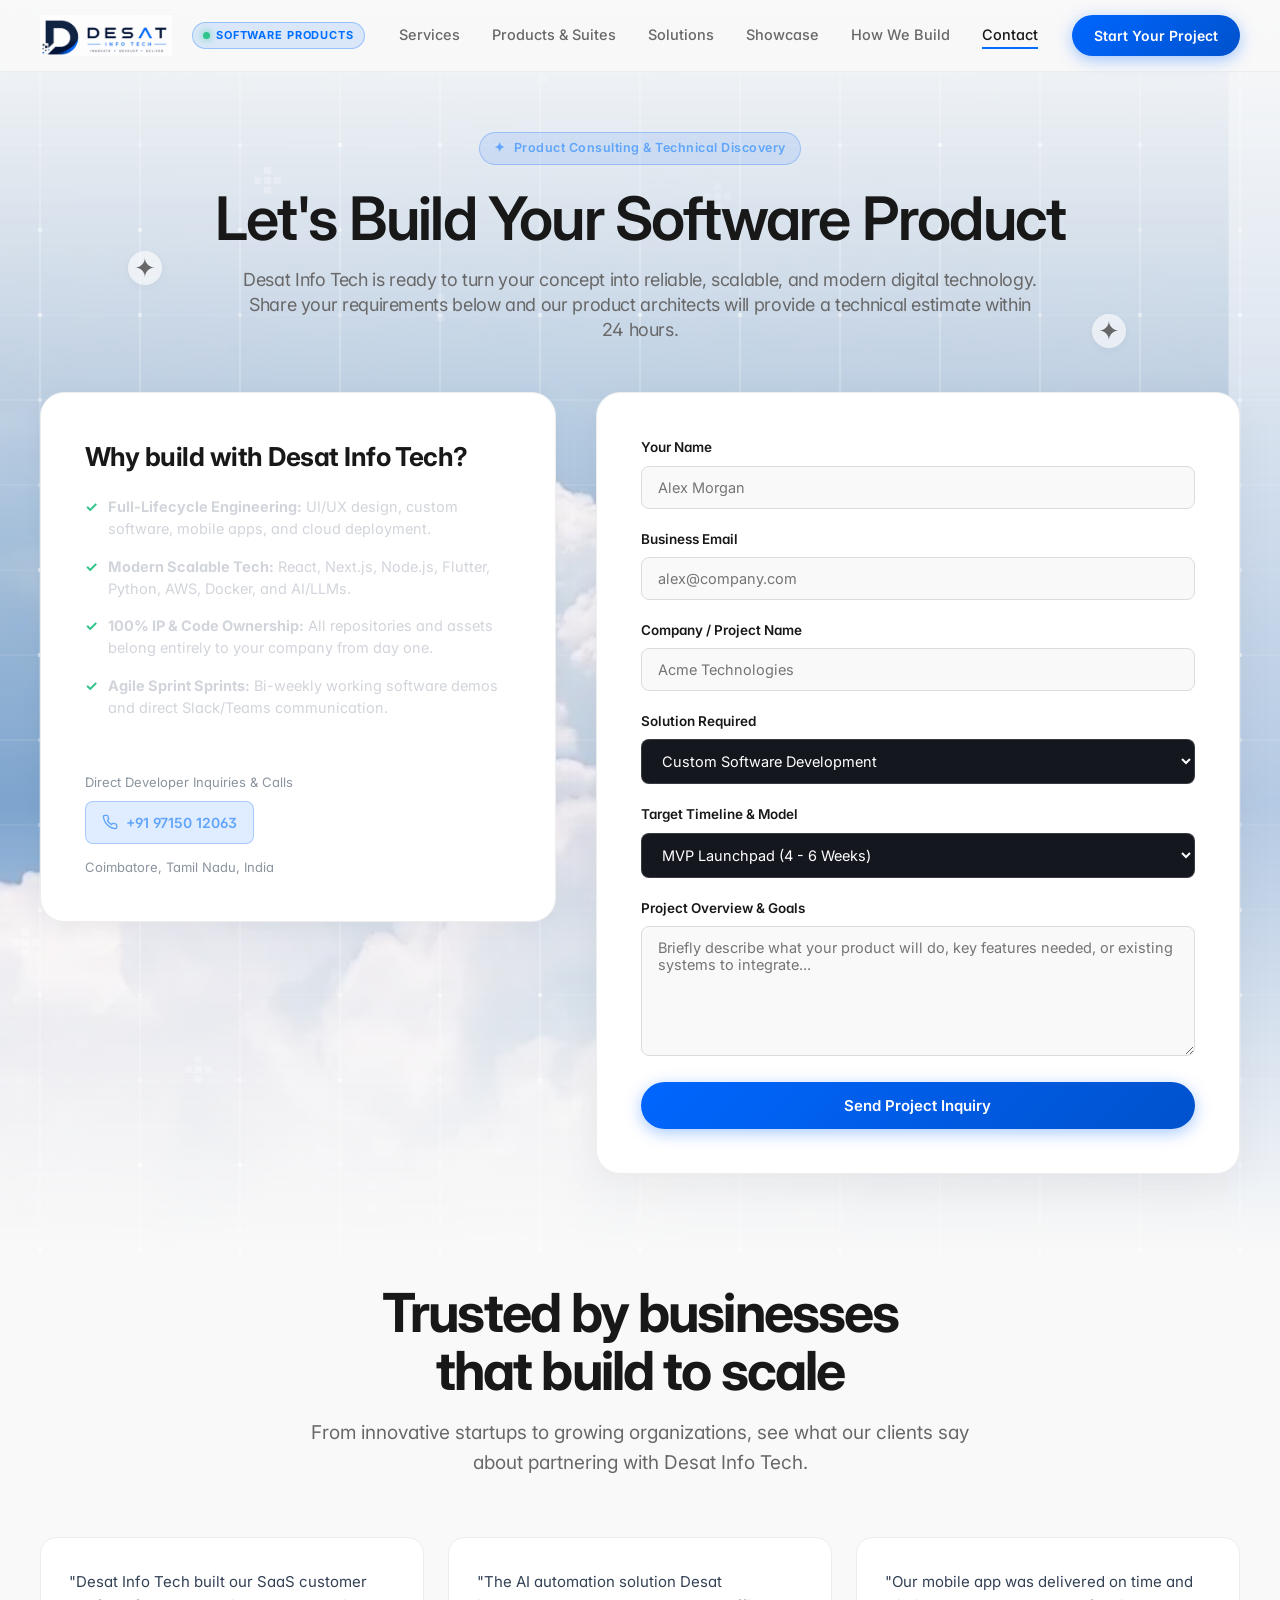
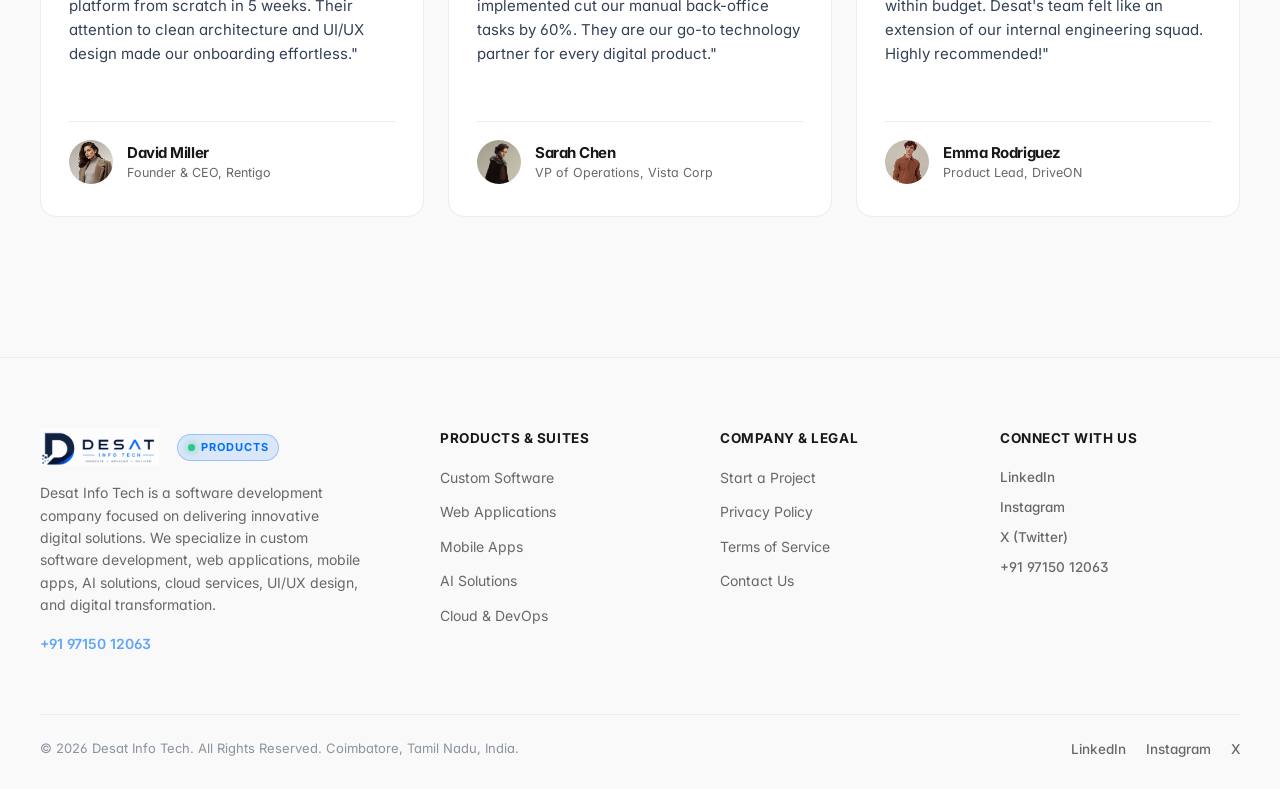
<file: contact-us.html>
<!DOCTYPE html>
<html lang="en" data-theme="light">
<head>
  <meta charset="UTF-8">
  <meta name="viewport" content="width=device-width, initial-scale=1.0">
  <title>Start Your Project - Desat Info Tech</title>
  <meta name="description" content="Get in touch with Desat Info Tech. We specialize in custom software development, web applications, mobile apps, AI solutions, cloud services, UI/UX design, and digital transformation.">

  <!-- Open Graph -->
  <meta property="og:type" content="website">
  <meta property="og:title" content="Start Your Project - Desat Info Tech">
  <meta property="og:description" content="Talk with Desat Info Tech's software product team to get a detailed proposal and technical blueprint for your next digital product.">
  <meta property="og:image" content="assets/images/og-image.png">

  <!-- Favicon -->
  <link rel="icon" href="assets/images/favicon.png" media="(prefers-color-scheme: light)">
  <link rel="icon" href="assets/images/favicon-dark.png" media="(prefers-color-scheme: dark)">
  <link rel="apple-touch-icon" href="assets/images/apple-touch-icon.png">

  <!-- Google Fonts: Inter, Fragment Mono, JetBrains Mono (Matching Framer Typography) -->
  <link rel="preconnect" href="https://fonts.googleapis.com">
  <link rel="preconnect" href="https://fonts.gstatic.com" crossorigin>
  <link href="https://fonts.googleapis.com/css2?family=Inter:wght@300;400;500;600;700;800&family=Fragment+Mono:ital@0;1&family=JetBrains+Mono:wght@400;500;600;700&display=swap" rel="stylesheet">

  <!-- Stylesheet -->
  <link rel="stylesheet" href="css/style.css">
</head>
<body>

  <!-- Header -->
  <header class="site-header">
    <div class="container nav-container">
      <a href="index.html" class="brand-logo" aria-label="Desat Info Tech Home">
        <img src="assets/images/logo-nav.png" alt="Desat Info Tech Logo" width="180" height="42">
        <span class="product-badge-tag"><span class="pulsing-dot"></span> Software Products</span>
      </a>

      <nav aria-label="Main Navigation">
        <ul class="nav-links">
          <li><a href="index.html#services" class="nav-link">Services</a></li>
          <li><a href="index.html#products" class="nav-link">Products &amp; Suites</a></li>
          <li><a href="index.html#solutions" class="nav-link">Solutions</a></li>
          <li><a href="index.html#showcase" class="nav-link">Showcase</a></li>
          <li><a href="index.html#process" class="nav-link">How We Build</a></li>
          <li><a href="contact-us.html" class="nav-link active">Contact</a></li>
        </ul>
      </nav>

      <div style="display: flex; align-items: center; gap: 14px;">
        <a href="contact-us.html" class="nav-cta-btn">Start Your Project</a>
      </div>

      <button class="mobile-nav-toggle" aria-label="Toggle navigation menu">
        <span></span>
        <span></span>
        <span></span>
      </button>
    </div>

    <div class="mobile-drawer">
      <a href="index.html#services" class="nav-link">Services</a>
      <a href="index.html#products" class="nav-link">Products &amp; Suites</a>
      <a href="index.html#solutions" class="nav-link">Solutions</a>
      <a href="index.html#showcase" class="nav-link">Showcase</a>
      <a href="index.html#process" class="nav-link">How We Build</a>
      <a href="contact-us.html" class="nav-link active">Contact Us</a>
      <a href="contact-us.html" class="nav-cta-btn text-center" style="display: block; margin-top: 10px;">Start Your Project</a>
    </div>
  </header>

  <main>
    <!-- Contact Hero & Form Section -->
    <section class="contact-hero-section">
      <div class="cloud-background" aria-hidden="true">
        <img src="assets/images/hero-clouds.webp" class="cloud-image" alt="">
        <div class="cloud-wash"></div>
      </div>
      <canvas class="grid-canvas" id="contactGridCanvas" aria-hidden="true"></canvas>
      <span class="spark-cross" style="top: 20%; left: 10%;">✦</span>
      <span class="spark-cross right" style="top: 25%; right: 12%;">✦</span>

      <div class="container">
        <div class="pill-badge" style="margin-bottom: 20px;">
          <span class="star-icon">✦</span> Product Consulting &amp; Technical Discovery
        </div>
        <h1 class="hero-title" style="margin-bottom: 16px;">Let's Build Your Software Product</h1>
        <p class="hero-subtitle" style="margin-bottom: 20px;">
          Desat Info Tech is ready to turn your concept into reliable, scalable, and modern digital technology.<br>
          Share your requirements below and our product architects will provide a technical estimate within 24 hours.
        </p>

        <div class="contact-layout">
          <!-- Left: Information Card -->
          <div class="contact-info-card">
            <h3>Why build with Desat Info Tech?</h3>
            <ul style="list-style: none; margin: 20px 0; display: flex; flex-direction: column; gap: 16px; color: #d1d5db; font-size: 14.5px;">
              <li style="display: flex; gap: 10px; align-items: flex-start;">
                <span style="color: #30c48b; font-weight: 700;">✓</span>
                <span><strong>Full-Lifecycle Engineering:</strong> UI/UX design, custom software, mobile apps, and cloud deployment.</span>
              </li>
              <li style="display: flex; gap: 10px; align-items: flex-start;">
                <span style="color: #30c48b; font-weight: 700;">✓</span>
                <span><strong>Modern Scalable Tech:</strong> React, Next.js, Node.js, Flutter, Python, AWS, Docker, and AI/LLMs.</span>
              </li>
              <li style="display: flex; gap: 10px; align-items: flex-start;">
                <span style="color: #30c48b; font-weight: 700;">✓</span>
                <span><strong>100% IP &amp; Code Ownership:</strong> All repositories and assets belong entirely to your company from day one.</span>
              </li>
              <li style="display: flex; gap: 10px; align-items: flex-start;">
                <span style="color: #30c48b; font-weight: 700;">✓</span>
                <span><strong>Agile Sprint Sprints:</strong> Bi-weekly working software demos and direct Slack/Teams communication.</span>
              </li>
            </ul>

            <div style="margin-top: 30px; padding-top: 24px; border-top: 1px solid rgba(255, 255, 255, 0.08);">
              <div style="font-size: 13px; color: #8b949e; margin-bottom: 8px;">Direct Developer Inquiries &amp; Calls</div>
              <a href="tel:+919715012063" class="contact-email-badge">
                <svg width="16" height="16" viewBox="0 0 24 24" fill="none" stroke="currentColor" stroke-width="2" stroke-linecap="round" stroke-linejoin="round"><path d="M22 16.92v3a2 2 0 0 1-2.18 2 19.79 19.79 0 0 1-8.63-3.07 19.5 19.5 0 0 1-6-6 19.79 19.79 0 0 1-3.07-8.67A2 2 0 0 1 4.11 2h3a2 2 0 0 1 2 1.72 12.84 12.84 0 0 0 .7 2.81 2 2 0 0 1-.45 2.11L8.09 9.91a16 16 0 0 0 6 6l1.27-1.27a2 2 0 0 1 2.11-.45 12.84 12.84 0 0 0 2.81.7A2 2 0 0 1 22 16.92z"/></svg>
                +91 97150 12063
              </a>
              <div style="font-size: 13px; color: #8b949e; margin-top: 14px;">
                Coimbatore, Tamil Nadu, India
              </div>
            </div>
          </div>

          <!-- Right: Interactive Contact Form -->
          <div class="contact-form-card">
            <form id="contact-form" novalidate>
              <div class="form-group">
                <label for="name">Your Name</label>
                <input type="text" id="name" name="name" class="form-control" placeholder="Alex Morgan" required>
              </div>

              <div class="form-group">
                <label for="email">Business Email</label>
                <input type="email" id="email" name="email" class="form-control" placeholder="alex@company.com" required>
              </div>

              <div class="form-group">
                <label for="company">Company / Project Name</label>
                <input type="text" id="company" name="company" class="form-control" placeholder="Acme Technologies" required>
              </div>

              <div class="form-group">
                <label for="product-interest">Solution Required</label>
                <select id="product-interest" name="product-interest" class="form-control" style="background: #14171e; color: #ffffff; border: 1px solid rgba(255, 255, 255, 0.15);">
                  <option value="custom-software">Custom Software Development</option>
                  <option value="web-applications">Web Applications &amp; SaaS Portals</option>
                  <option value="mobile-apps">Mobile Apps (iOS &amp; Android)</option>
                  <option value="ai-solutions">AI Solutions &amp; Automation</option>
                  <option value="cloud-services">Cloud Services &amp; DevOps</option>
                  <option value="uiux-transformation">UI/UX Design &amp; Digital Transformation</option>
                  <option value="all-in-one">Complete End-to-End Product Suite</option>
                </select>
              </div>

              <div class="form-group">
                <label for="team-size">Target Timeline &amp; Model</label>
                <select id="team-size" name="team-size" class="form-control" style="background: #14171e; color: #ffffff; border: 1px solid rgba(255, 255, 255, 0.15);">
                  <option value="mvp">MVP Launchpad (4 - 6 Weeks)</option>
                  <option value="squad">Dedicated Product Squad (Monthly Sprints)</option>
                  <option value="milestone">Fixed-Scope Milestone Project</option>
                  <option value="enterprise">Enterprise Modernization &amp; Architecture</option>
                </select>
              </div>

              <div class="form-group">
                <label for="message">Project Overview &amp; Goals</label>
                <textarea id="message" name="message" class="form-control" placeholder="Briefly describe what your product will do, key features needed, or existing systems to integrate..." required></textarea>
              </div>

              <button type="submit" class="btn-submit">Send Project Inquiry</button>
            </form>
          </div>
        </div>
      </div>
    </section>

    <!-- Testimonials in Contact Page -->
    <section class="testimonials-section" style="padding-top: 30px;">
      <div class="container">
        <div class="section-header-block">
          <h2 class="section-heading">Trusted by businesses<br>that build to scale</h2>
          <p class="section-subheading">From innovative startups to growing organizations, see what our clients say about partnering with Desat Info Tech.</p>
        </div>

        <div class="testimonials-grid">
          <div class="testimonial-card">
            <p class="testimonial-text">
              "Desat Info Tech built our SaaS customer platform from scratch in 5 weeks. Their attention to clean architecture and UI/UX design made our onboarding effortless."
            </p>
            <div class="testimonial-author-row">
              <img src="assets/images/avatar-1.png" alt="David Miller" class="author-avatar">
              <div class="author-details">
                <h5>David Miller</h5>
                <p>Founder &amp; CEO, Rentigo</p>
              </div>
            </div>
          </div>

          <div class="testimonial-card">
            <p class="testimonial-text">
              "The AI automation solution Desat implemented cut our manual back-office tasks by 60%. They are our go-to technology partner for every digital product."
            </p>
            <div class="testimonial-author-row">
              <img src="assets/images/avatar-2.png" alt="Sarah Chen" class="author-avatar">
              <div class="author-details">
                <h5>Sarah Chen</h5>
                <p>VP of Operations, Vista Corp</p>
              </div>
            </div>
          </div>

          <div class="testimonial-card">
            <p class="testimonial-text">
              "Our mobile app was delivered on time and within budget. Desat's team felt like an extension of our internal engineering squad. Highly recommended!"
            </p>
            <div class="testimonial-author-row">
              <img src="assets/images/avatar-3.png" alt="Emma Rodriguez" class="author-avatar">
              <div class="author-details">
                <h5>Emma Rodriguez</h5>
                <p>Product Lead, DriveON</p>
              </div>
            </div>
          </div>
        </div>
      </div>
    </section>
  </main>

  <!-- Footer -->
  <footer class="site-footer">
    <div class="container">
      <div class="footer-top">
        <div class="footer-brand">
          <a href="index.html" style="display: inline-flex; align-items: center; gap: 8px;">
            <img src="assets/images/logo-nav.png" alt="Desat Info Tech" class="footer-logo">
            <span class="product-badge-tag"><span class="pulsing-dot"></span> Products</span>
          </a>
          <p class="footer-description">
            Desat Info Tech is a software development company focused on delivering innovative digital solutions. We specialize in custom software development, web applications, mobile apps, AI solutions, cloud services, UI/UX design, and digital transformation.
          </p>
          <a href="tel:+919715012063" class="footer-email-link">
            +91 97150 12063
          </a>
        </div>

        <div class="footer-col">
          <h5>Products &amp; Suites</h5>
          <ul class="footer-nav-list">
            <li><a href="index.html#products">Custom Software</a></li>
            <li><a href="index.html#products">Web Applications</a></li>
            <li><a href="index.html#products">Mobile Apps</a></li>
            <li><a href="index.html#products">AI Solutions</a></li>
            <li><a href="index.html#products">Cloud &amp; DevOps</a></li>
          </ul>
        </div>

        <div class="footer-col">
          <h5>Company &amp; Legal</h5>
          <ul class="footer-nav-list">
            <li><a href="contact-us.html">Start a Project</a></li>
            <li><a href="privacy-policy.html">Privacy Policy</a></li>
            <li><a href="terms-of-service.html">Terms of Service</a></li>
            <li><a href="contact-us.html">Contact Us</a></li>
          </ul>
        </div>

        <div class="footer-col">
          <h5>Connect With Us</h5>
          <div class="footer-social-links" style="flex-direction: column; align-items: flex-start; gap: 10px;">
            <a href="https://www.linkedin.com/company/desat-infotech/about/" target="_blank" rel="noopener noreferrer">LinkedIn</a>
            <a href="https://www.instagram.com/desatinfotech/" target="_blank" rel="noopener noreferrer">Instagram</a>
            <a href="https://x.com/YTsyhanenko" target="_blank" rel="noopener noreferrer">X (Twitter)</a>
            <a href="tel:+919715012063">+91 97150 12063</a>
          </div>
        </div>
      </div>

      <div class="footer-bottom">
        <div>&copy; 2026 Desat Info Tech. All Rights Reserved. Coimbatore, Tamil Nadu, India.</div>
        <div class="footer-social-links">
          <a href="https://www.linkedin.com/company/desat-infotech/about/" target="_blank" rel="noopener noreferrer">LinkedIn</a>
          <a href="https://www.instagram.com/desatinfotech/" target="_blank" rel="noopener noreferrer">Instagram</a>
          <a href="https://x.com/YTsyhanenko" target="_blank" rel="noopener noreferrer">X</a>
        </div>
      </div>
    </div>
  </footer>

  <script src="js/main.js"></script>
</body>
</html>
</file>
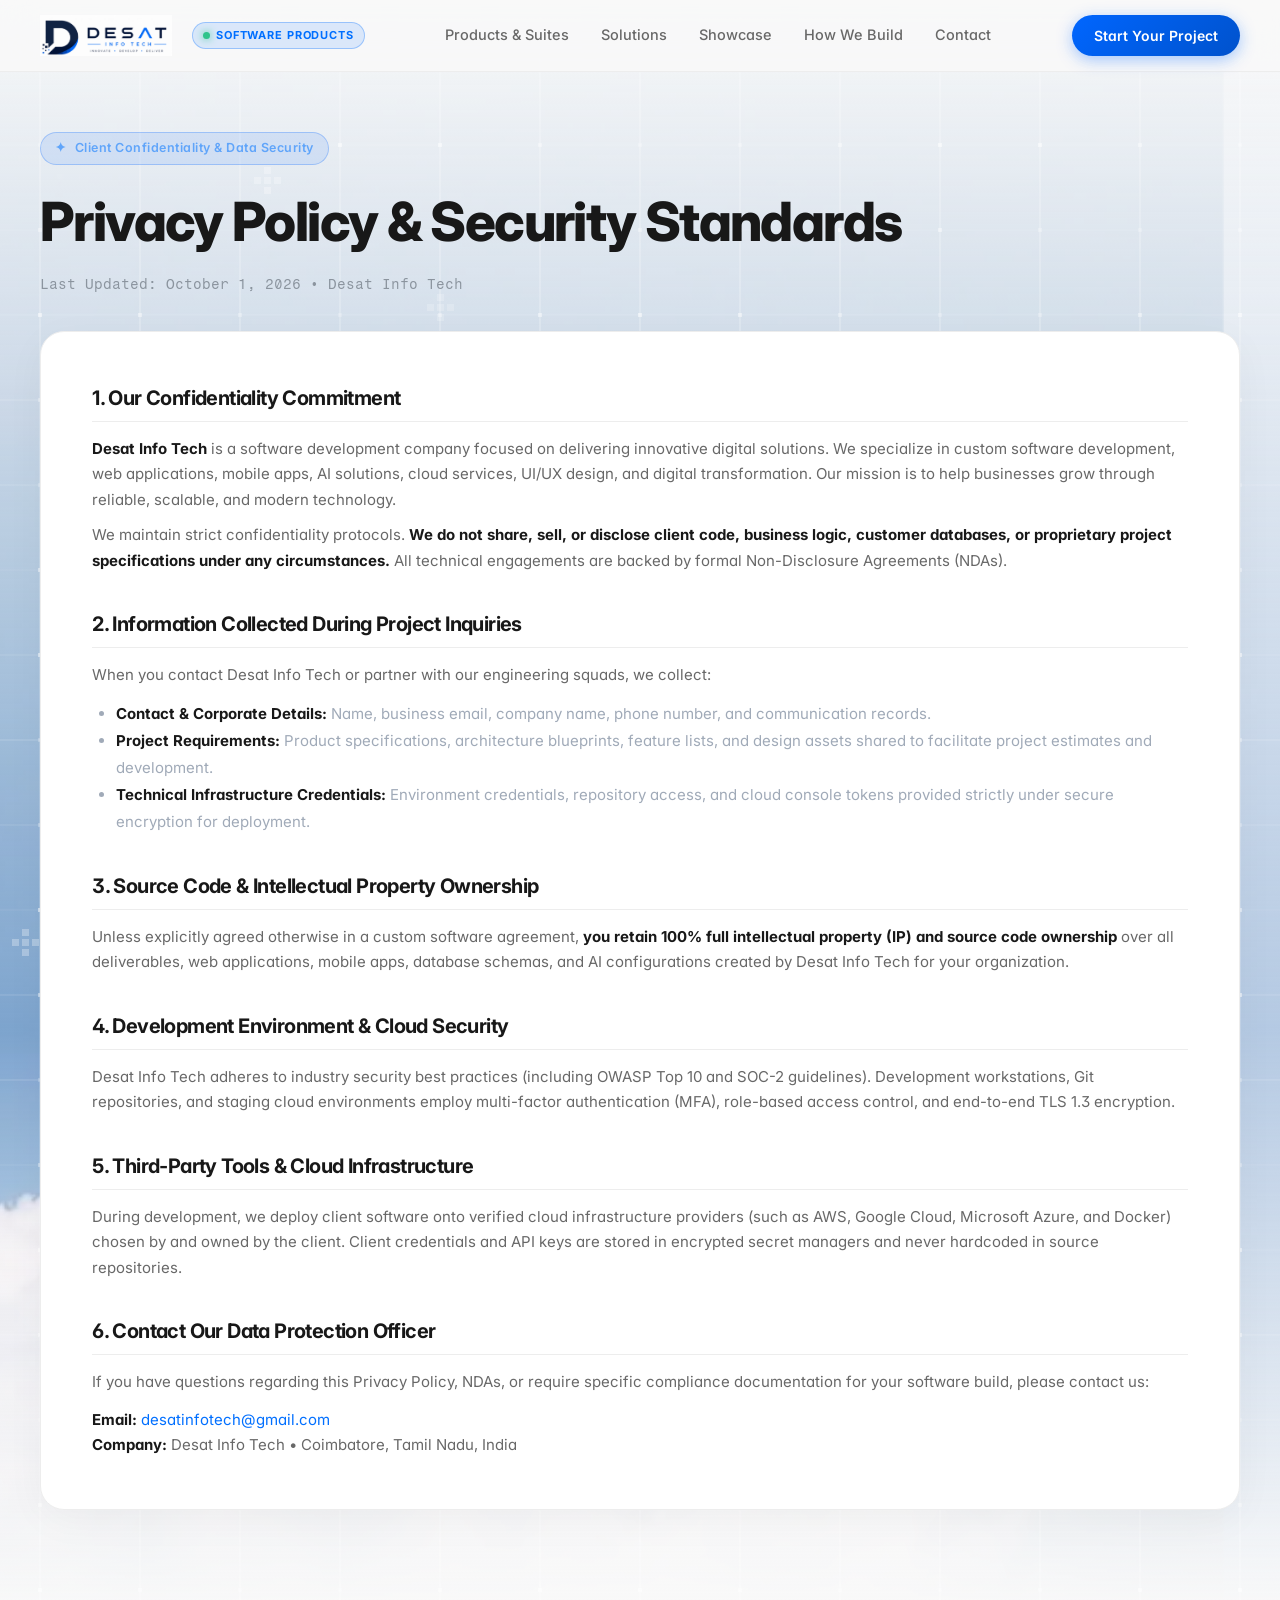
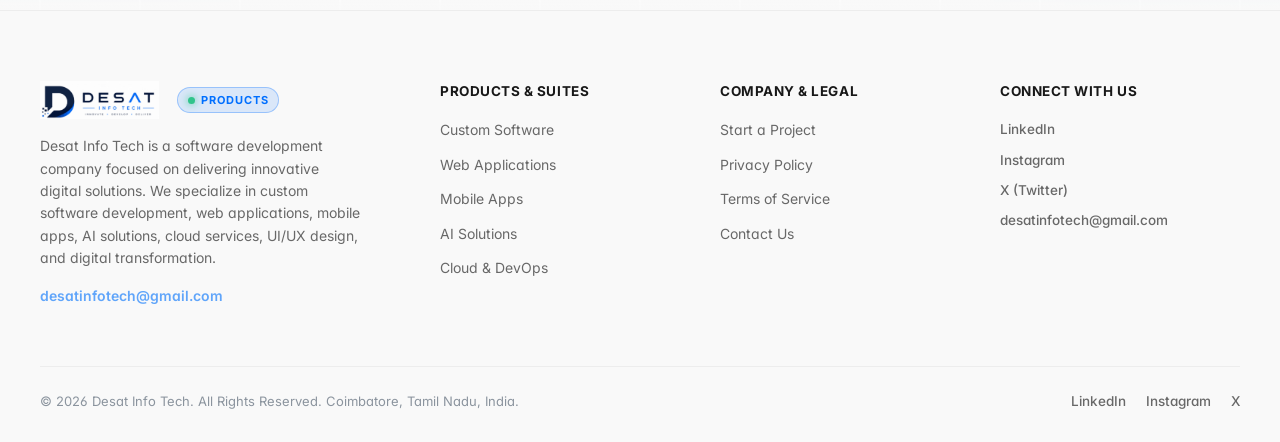
<file: privacy-policy.html>
<!DOCTYPE html>
<html lang="en" data-theme="light">
<head>
  <meta charset="UTF-8">
  <meta name="viewport" content="width=device-width, initial-scale=1.0">
  <title>Privacy Policy - Desat Info Tech</title>
  <meta name="description" content="Privacy Policy and client confidentiality standards for Desat Info Tech, delivering custom software, web applications, mobile apps, AI solutions, cloud services, UI/UX design, and digital transformation.">

  <!-- Open Graph -->
  <meta property="og:type" content="website">
  <meta property="og:title" content="Privacy Policy - Desat Info Tech">
  <meta property="og:description" content="Privacy Policy and Data Confidentiality Commitment from Desat Info Tech.">
  <meta property="og:image" content="assets/images/og-image.png">

  <!-- Favicon -->
  <link rel="icon" href="assets/images/favicon.png" media="(prefers-color-scheme: light)">
  <link rel="icon" href="assets/images/favicon-dark.png" media="(prefers-color-scheme: dark)">
  <link rel="apple-touch-icon" href="assets/images/apple-touch-icon.png">

  <!-- Google Fonts: Inter, Fragment Mono, JetBrains Mono (Matching Framer Typography) -->
  <link rel="preconnect" href="https://fonts.googleapis.com">
  <link rel="preconnect" href="https://fonts.gstatic.com" crossorigin>
  <link href="https://fonts.googleapis.com/css2?family=Inter:wght@300;400;500;600;700;800&family=Fragment+Mono:ital@0;1&family=JetBrains+Mono:wght@400;500;600;700&display=swap" rel="stylesheet">

  <!-- Stylesheet -->
  <link rel="stylesheet" href="css/style.css">
</head>
<body>

  <!-- Header -->
  <header class="site-header">
    <div class="container nav-container">
      <a href="index.html" class="brand-logo" aria-label="Desat Info Tech Home">
        <img src="assets/images/logo-nav.png" alt="Desat Info Tech Logo" width="180" height="42">
        <span class="product-badge-tag"><span class="pulsing-dot"></span> Software Products</span>
      </a>

      <nav aria-label="Main Navigation">
        <ul class="nav-links">
          <li><a href="index.html#products" class="nav-link">Products &amp; Suites</a></li>
          <li><a href="index.html#solutions" class="nav-link">Solutions</a></li>
          <li><a href="index.html#showcase" class="nav-link">Showcase</a></li>
          <li><a href="index.html#process" class="nav-link">How We Build</a></li>
          <li><a href="contact-us.html" class="nav-link">Contact</a></li>
        </ul>
      </nav>

      <div style="display: flex; align-items: center; gap: 14px;">
        <a href="contact-us.html" class="nav-cta-btn">Start Your Project</a>
      </div>

      <button class="mobile-nav-toggle" aria-label="Toggle navigation menu">
        <span></span>
        <span></span>
        <span></span>
      </button>
    </div>

    <div class="mobile-drawer">
      <a href="index.html#products" class="nav-link">Products &amp; Suites</a>
      <a href="index.html#solutions" class="nav-link">Solutions</a>
      <a href="index.html#showcase" class="nav-link">Showcase</a>
      <a href="index.html#process" class="nav-link">How We Build</a>
      <a href="contact-us.html" class="nav-link">Contact Us</a>
      <a href="contact-us.html" class="nav-cta-btn text-center" style="display: block; margin-top: 10px;">Start Your Project</a>
    </div>
  </header>

  <main>
    <section class="legal-hero-section">
      <div class="cloud-background" aria-hidden="true">
        <img src="assets/images/hero-clouds.webp" class="cloud-image" alt="">
        <div class="cloud-wash"></div>
      </div>
      <canvas class="grid-canvas" aria-hidden="true"></canvas>
      <div class="container">
        <div class="pill-badge" style="margin-bottom: 16px;">
          <span class="star-icon">✦</span> Client Confidentiality &amp; Data Security
        </div>
        <h1 class="legal-title">Privacy Policy &amp; Security Standards</h1>
        <p class="legal-effective-date">Last Updated: October 1, 2026 &bull; Desat Info Tech</p>

        <div class="legal-content-card">
          <h3>1. Our Confidentiality Commitment</h3>
          <p>
            <strong>Desat Info Tech</strong> is a software development company focused on delivering innovative digital solutions. We specialize in custom software development, web applications, mobile apps, AI solutions, cloud services, UI/UX design, and digital transformation. Our mission is to help businesses grow through reliable, scalable, and modern technology.
          </p>
          <p style="margin-top: 10px;">
            We maintain strict confidentiality protocols. <strong>We do not share, sell, or disclose client code, business logic, customer databases, or proprietary project specifications under any circumstances.</strong> All technical engagements are backed by formal Non-Disclosure Agreements (NDAs).
          </p>

          <h3>2. Information Collected During Project Inquiries</h3>
          <p>When you contact Desat Info Tech or partner with our engineering squads, we collect:</p>
          <ul style="margin: 12px 0 20px 24px; color: #a0aab8; line-height: 1.8;">
            <li><strong>Contact &amp; Corporate Details:</strong> Name, business email, company name, phone number, and communication records.</li>
            <li><strong>Project Requirements:</strong> Product specifications, architecture blueprints, feature lists, and design assets shared to facilitate project estimates and development.</li>
            <li><strong>Technical Infrastructure Credentials:</strong> Environment credentials, repository access, and cloud console tokens provided strictly under secure encryption for deployment.</li>
          </ul>

          <h3>3. Source Code &amp; Intellectual Property Ownership</h3>
          <p>
            Unless explicitly agreed otherwise in a custom software agreement, <strong>you retain 100% full intellectual property (IP) and source code ownership</strong> over all deliverables, web applications, mobile apps, database schemas, and AI configurations created by Desat Info Tech for your organization.
          </p>

          <h3>4. Development Environment &amp; Cloud Security</h3>
          <p>
            Desat Info Tech adheres to industry security best practices (including OWASP Top 10 and SOC-2 guidelines). Development workstations, Git repositories, and staging cloud environments employ multi-factor authentication (MFA), role-based access control, and end-to-end TLS 1.3 encryption.
          </p>

          <h3>5. Third-Party Tools &amp; Cloud Infrastructure</h3>
          <p>
            During development, we deploy client software onto verified cloud infrastructure providers (such as AWS, Google Cloud, Microsoft Azure, and Docker) chosen by and owned by the client. Client credentials and API keys are stored in encrypted secret managers and never hardcoded in source repositories.
          </p>

          <h3>6. Contact Our Data Protection Officer</h3>
          <p>
            If you have questions regarding this Privacy Policy, NDAs, or require specific compliance documentation for your software build, please contact us:
          </p>
          <p style="margin-top: 12px;">
            <strong>Email:</strong> <a href="mailto:desatinfotech@gmail.com" style="color: var(--accent-blue);">desatinfotech@gmail.com</a><br>
            <strong>Company:</strong> Desat Info Tech &bull; Coimbatore, Tamil Nadu, India
          </p>
        </div>
      </div>
    </section>
  </main>

  <!-- Footer -->
  <footer class="site-footer">
    <div class="container">
      <div class="footer-top">
        <div class="footer-brand">
          <a href="index.html" style="display: inline-flex; align-items: center; gap: 8px;">
            <img src="assets/images/logo-nav.png" alt="Desat Info Tech" class="footer-logo">
            <span class="product-badge-tag"><span class="pulsing-dot"></span> Products</span>
          </a>
          <p class="footer-description">
            Desat Info Tech is a software development company focused on delivering innovative digital solutions. We specialize in custom software development, web applications, mobile apps, AI solutions, cloud services, UI/UX design, and digital transformation.
          </p>
          <a href="mailto:desatinfotech@gmail.com" class="footer-email-link">
            desatinfotech@gmail.com
          </a>
        </div>

        <div class="footer-col">
          <h5>Products &amp; Suites</h5>
          <ul class="footer-nav-list">
            <li><a href="index.html#products">Custom Software</a></li>
            <li><a href="index.html#products">Web Applications</a></li>
            <li><a href="index.html#products">Mobile Apps</a></li>
            <li><a href="index.html#products">AI Solutions</a></li>
            <li><a href="index.html#products">Cloud &amp; DevOps</a></li>
          </ul>
        </div>

        <div class="footer-col">
          <h5>Company &amp; Legal</h5>
          <ul class="footer-nav-list">
            <li><a href="contact-us.html">Start a Project</a></li>
            <li><a href="privacy-policy.html">Privacy Policy</a></li>
            <li><a href="terms-of-service.html">Terms of Service</a></li>
            <li><a href="contact-us.html">Contact Us</a></li>
          </ul>
        </div>

        <div class="footer-col">
          <h5>Connect With Us</h5>
          <div class="footer-social-links" style="flex-direction: column; align-items: flex-start; gap: 10px;">
            <a href="https://www.linkedin.com/company/desat-infotech/about/" target="_blank" rel="noopener noreferrer">LinkedIn</a>
            <a href="https://www.instagram.com/desatinfotech/" target="_blank" rel="noopener noreferrer">Instagram</a>
            <a href="https://x.com/YTsyhanenko" target="_blank" rel="noopener noreferrer">X (Twitter)</a>
            <a href="mailto:desatinfotech@gmail.com">desatinfotech@gmail.com</a>
          </div>
        </div>
      </div>

      <div class="footer-bottom">
        <div>&copy; 2026 Desat Info Tech. All Rights Reserved. Coimbatore, Tamil Nadu, India.</div>
        <div class="footer-social-links">
          <a href="https://www.linkedin.com/company/desat-infotech/about/" target="_blank" rel="noopener noreferrer">LinkedIn</a>
          <a href="https://www.instagram.com/desatinfotech/" target="_blank" rel="noopener noreferrer">Instagram</a>
          <a href="https://x.com/YTsyhanenko" target="_blank" rel="noopener noreferrer">X</a>
        </div>
      </div>
    </div>
  </footer>

  <script src="js/main.js"></script>
</body>
</html>
</file>
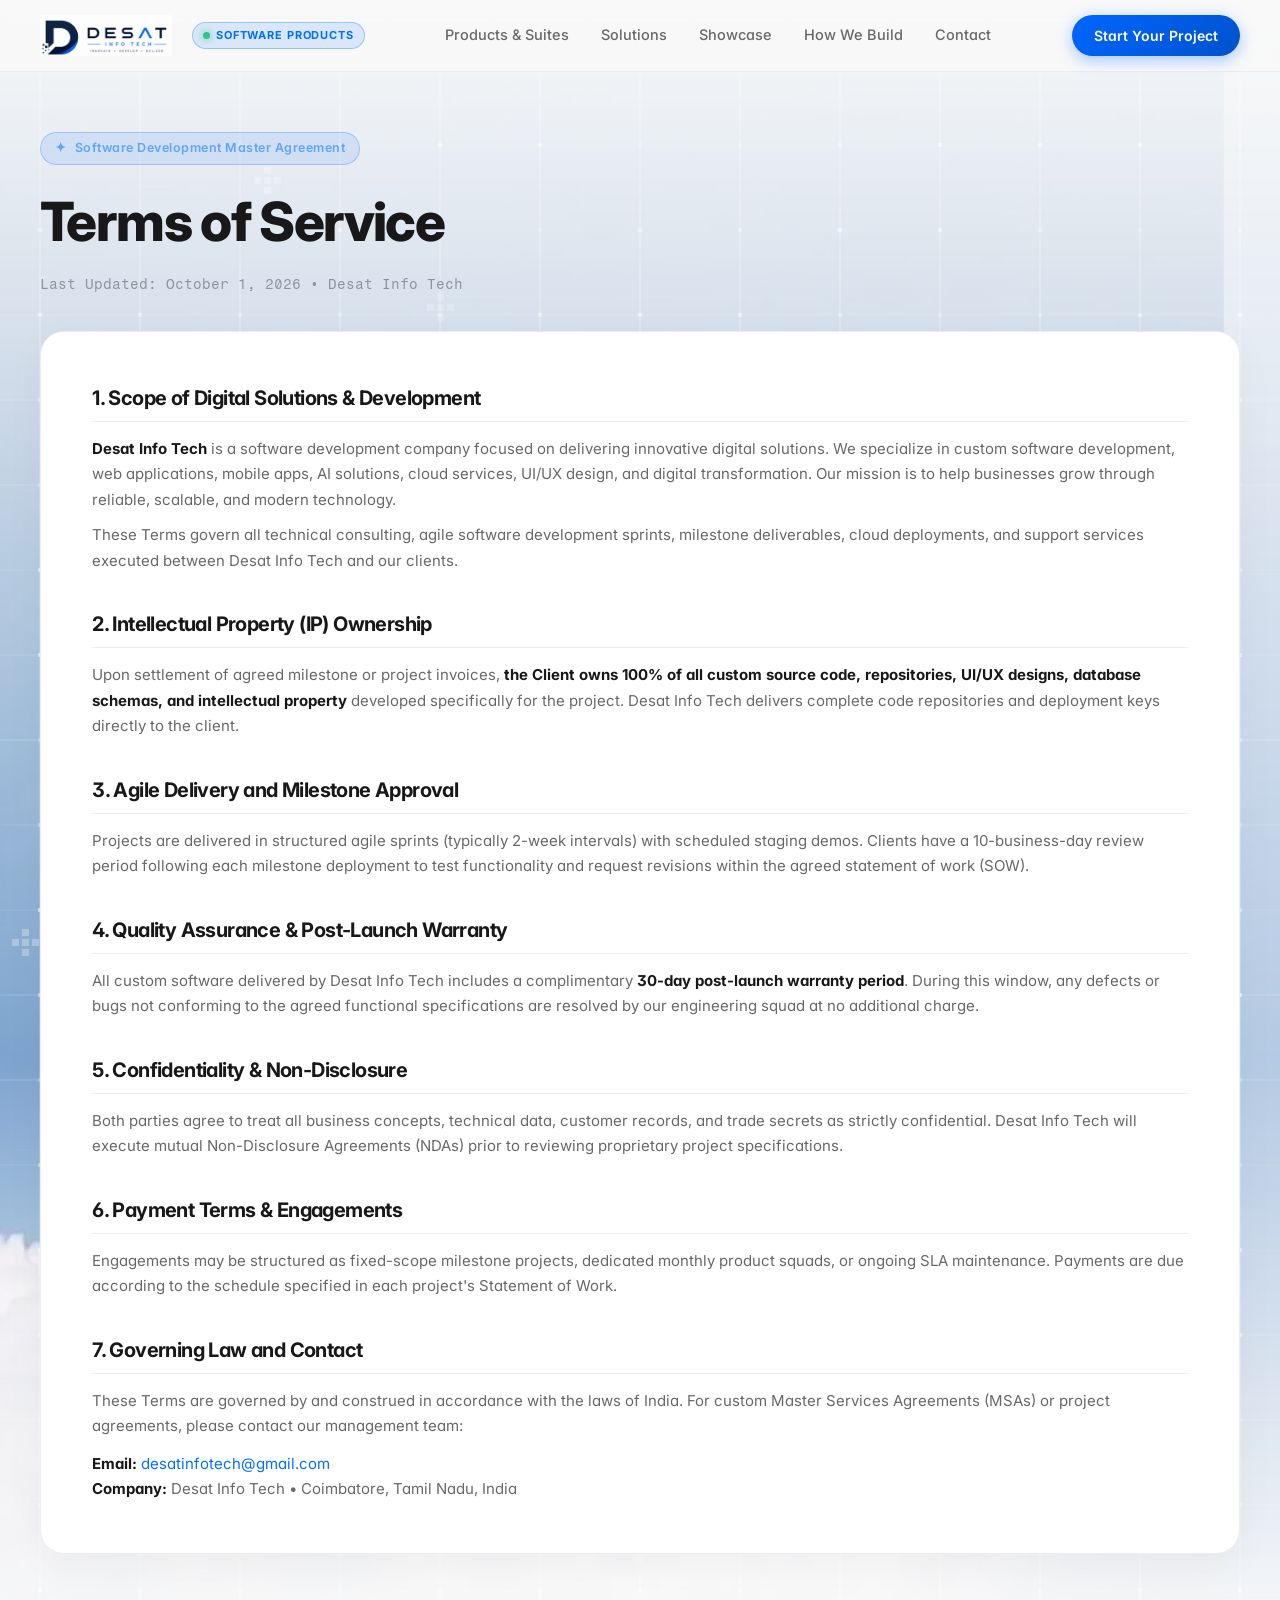
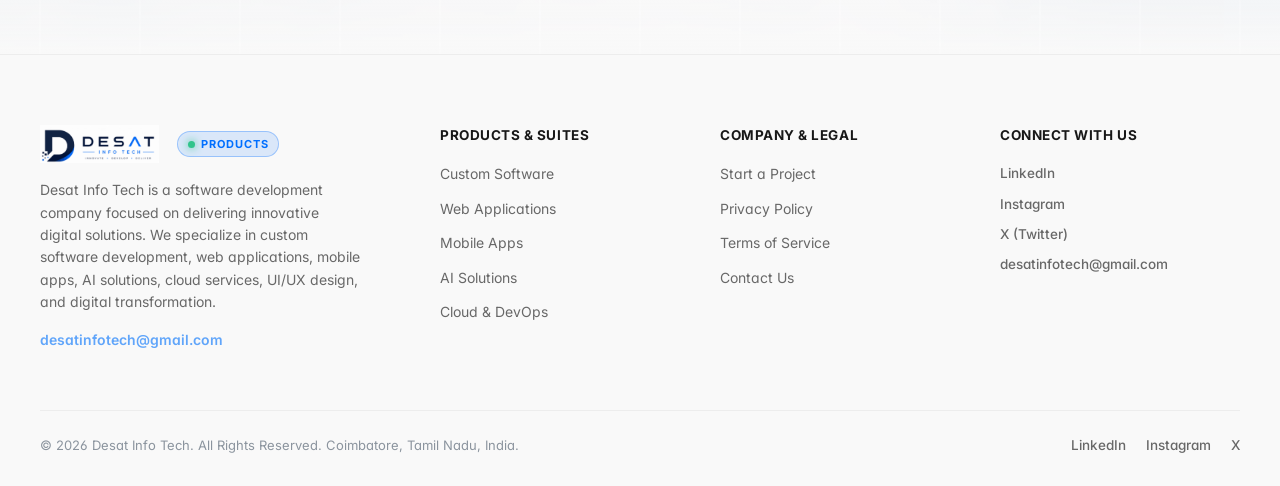
<file: terms-of-service.html>
<!DOCTYPE html>
<html lang="en" data-theme="light">
<head>
  <meta charset="UTF-8">
  <meta name="viewport" content="width=device-width, initial-scale=1.0">
  <title>Terms of Service - Desat Info Tech</title>
  <meta name="description" content="Terms of Service and Software Development Agreement for Desat Info Tech, delivering innovative custom software, web applications, mobile apps, AI solutions, cloud services, and UI/UX design.">

  <!-- Open Graph -->
  <meta property="og:type" content="website">
  <meta property="og:title" content="Terms of Service - Desat Info Tech">
  <meta property="og:description" content="Terms of Service and Software Development Master Agreement for Desat Info Tech.">
  <meta property="og:image" content="assets/images/og-image.png">

  <!-- Favicon -->
  <link rel="icon" href="assets/images/favicon.png" media="(prefers-color-scheme: light)">
  <link rel="icon" href="assets/images/favicon-dark.png" media="(prefers-color-scheme: dark)">
  <link rel="apple-touch-icon" href="assets/images/apple-touch-icon.png">

  <!-- Google Fonts: Inter, Fragment Mono, JetBrains Mono (Matching Framer Typography) -->
  <link rel="preconnect" href="https://fonts.googleapis.com">
  <link rel="preconnect" href="https://fonts.gstatic.com" crossorigin>
  <link href="https://fonts.googleapis.com/css2?family=Inter:wght@300;400;500;600;700;800&family=Fragment+Mono:ital@0;1&family=JetBrains+Mono:wght@400;500;600;700&display=swap" rel="stylesheet">

  <!-- Stylesheet -->
  <link rel="stylesheet" href="css/style.css">
</head>
<body>

  <!-- Header -->
  <header class="site-header">
    <div class="container nav-container">
      <a href="index.html" class="brand-logo" aria-label="Desat Info Tech Home">
        <img src="assets/images/logo-nav.png" alt="Desat Info Tech Logo" width="180" height="42">
        <span class="product-badge-tag"><span class="pulsing-dot"></span> Software Products</span>
      </a>

      <nav aria-label="Main Navigation">
        <ul class="nav-links">
          <li><a href="index.html#products" class="nav-link">Products &amp; Suites</a></li>
          <li><a href="index.html#solutions" class="nav-link">Solutions</a></li>
          <li><a href="index.html#showcase" class="nav-link">Showcase</a></li>
          <li><a href="index.html#process" class="nav-link">How We Build</a></li>
          <li><a href="contact-us.html" class="nav-link">Contact</a></li>
        </ul>
      </nav>

      <div style="display: flex; align-items: center; gap: 14px;">
        <a href="contact-us.html" class="nav-cta-btn">Start Your Project</a>
      </div>

      <button class="mobile-nav-toggle" aria-label="Toggle navigation menu">
        <span></span>
        <span></span>
        <span></span>
      </button>
    </div>

    <div class="mobile-drawer">
      <a href="index.html#products" class="nav-link">Products &amp; Suites</a>
      <a href="index.html#solutions" class="nav-link">Solutions</a>
      <a href="index.html#showcase" class="nav-link">Showcase</a>
      <a href="index.html#process" class="nav-link">How We Build</a>
      <a href="contact-us.html" class="nav-link">Contact Us</a>
      <a href="contact-us.html" class="nav-cta-btn text-center" style="display: block; margin-top: 10px;">Start Your Project</a>
    </div>
  </header>

  <main>
    <section class="legal-hero-section">
      <div class="cloud-background" aria-hidden="true">
        <img src="assets/images/hero-clouds.webp" class="cloud-image" alt="">
        <div class="cloud-wash"></div>
      </div>
      <canvas class="grid-canvas" aria-hidden="true"></canvas>
      <div class="container">
        <div class="pill-badge" style="margin-bottom: 16px;">
          <span class="star-icon">✦</span> Software Development Master Agreement
        </div>
        <h1 class="legal-title">Terms of Service</h1>
        <p class="legal-effective-date">Last Updated: October 1, 2026 &bull; Desat Info Tech</p>

        <div class="legal-content-card">
          <h3>1. Scope of Digital Solutions &amp; Development</h3>
          <p>
            <strong>Desat Info Tech</strong> is a software development company focused on delivering innovative digital solutions. We specialize in custom software development, web applications, mobile apps, AI solutions, cloud services, UI/UX design, and digital transformation. Our mission is to help businesses grow through reliable, scalable, and modern technology.
          </p>
          <p style="margin-top: 10px;">
            These Terms govern all technical consulting, agile software development sprints, milestone deliverables, cloud deployments, and support services executed between Desat Info Tech and our clients.
          </p>

          <h3>2. Intellectual Property (IP) Ownership</h3>
          <p>
            Upon settlement of agreed milestone or project invoices, <strong>the Client owns 100% of all custom source code, repositories, UI/UX designs, database schemas, and intellectual property</strong> developed specifically for the project. Desat Info Tech delivers complete code repositories and deployment keys directly to the client.
          </p>

          <h3>3. Agile Delivery and Milestone Approval</h3>
          <p>
            Projects are delivered in structured agile sprints (typically 2-week intervals) with scheduled staging demos. Clients have a 10-business-day review period following each milestone deployment to test functionality and request revisions within the agreed statement of work (SOW).
          </p>

          <h3>4. Quality Assurance &amp; Post-Launch Warranty</h3>
          <p>
            All custom software delivered by Desat Info Tech includes a complimentary <strong>30-day post-launch warranty period</strong>. During this window, any defects or bugs not conforming to the agreed functional specifications are resolved by our engineering squad at no additional charge.
          </p>

          <h3>5. Confidentiality &amp; Non-Disclosure</h3>
          <p>
            Both parties agree to treat all business concepts, technical data, customer records, and trade secrets as strictly confidential. Desat Info Tech will execute mutual Non-Disclosure Agreements (NDAs) prior to reviewing proprietary project specifications.
          </p>

          <h3>6. Payment Terms &amp; Engagements</h3>
          <p>
            Engagements may be structured as fixed-scope milestone projects, dedicated monthly product squads, or ongoing SLA maintenance. Payments are due according to the schedule specified in each project's Statement of Work.
          </p>

          <h3>7. Governing Law and Contact</h3>
          <p>
            These Terms are governed by and construed in accordance with the laws of India. For custom Master Services Agreements (MSAs) or project agreements, please contact our management team:
          </p>
          <p style="margin-top: 12px;">
            <strong>Email:</strong> <a href="mailto:desatinfotech@gmail.com" style="color: var(--accent-blue);">desatinfotech@gmail.com</a><br>
            <strong>Company:</strong> Desat Info Tech &bull; Coimbatore, Tamil Nadu, India
          </p>
        </div>
      </div>
    </section>
  </main>

  <!-- Footer -->
  <footer class="site-footer">
    <div class="container">
      <div class="footer-top">
        <div class="footer-brand">
          <a href="index.html" style="display: inline-flex; align-items: center; gap: 8px;">
            <img src="assets/images/logo-nav.png" alt="Desat Info Tech" class="footer-logo">
            <span class="product-badge-tag"><span class="pulsing-dot"></span> Products</span>
          </a>
          <p class="footer-description">
            Desat Info Tech is a software development company focused on delivering innovative digital solutions. We specialize in custom software development, web applications, mobile apps, AI solutions, cloud services, UI/UX design, and digital transformation.
          </p>
          <a href="mailto:desatinfotech@gmail.com" class="footer-email-link">
            desatinfotech@gmail.com
          </a>
        </div>

        <div class="footer-col">
          <h5>Products &amp; Suites</h5>
          <ul class="footer-nav-list">
            <li><a href="index.html#products">Custom Software</a></li>
            <li><a href="index.html#products">Web Applications</a></li>
            <li><a href="index.html#products">Mobile Apps</a></li>
            <li><a href="index.html#products">AI Solutions</a></li>
            <li><a href="index.html#products">Cloud &amp; DevOps</a></li>
          </ul>
        </div>

        <div class="footer-col">
          <h5>Company &amp; Legal</h5>
          <ul class="footer-nav-list">
            <li><a href="contact-us.html">Start a Project</a></li>
            <li><a href="privacy-policy.html">Privacy Policy</a></li>
            <li><a href="terms-of-service.html">Terms of Service</a></li>
            <li><a href="contact-us.html">Contact Us</a></li>
          </ul>
        </div>

        <div class="footer-col">
          <h5>Connect With Us</h5>
          <div class="footer-social-links" style="flex-direction: column; align-items: flex-start; gap: 10px;">
            <a href="https://www.linkedin.com/company/desat-infotech/about/" target="_blank" rel="noopener noreferrer">LinkedIn</a>
            <a href="https://www.instagram.com/desatinfotech/" target="_blank" rel="noopener noreferrer">Instagram</a>
            <a href="https://x.com/YTsyhanenko" target="_blank" rel="noopener noreferrer">X (Twitter)</a>
            <a href="mailto:desatinfotech@gmail.com">desatinfotech@gmail.com</a>
          </div>
        </div>
      </div>

      <div class="footer-bottom">
        <div>&copy; 2026 Desat Info Tech. All Rights Reserved. Coimbatore, Tamil Nadu, India.</div>
        <div class="footer-social-links">
          <a href="https://www.linkedin.com/company/desat-infotech/about/" target="_blank" rel="noopener noreferrer">LinkedIn</a>
          <a href="https://www.instagram.com/desatinfotech/" target="_blank" rel="noopener noreferrer">Instagram</a>
          <a href="https://x.com/YTsyhanenko" target="_blank" rel="noopener noreferrer">X</a>
        </div>
      </div>
    </div>
  </footer>

  <script src="js/main.js"></script>
</body>
</html>
</file>
<file: css/style.css>
/* ==========================================================================
   Desat Info Tech - Official Stylesheet
   Modern, Pixel-Perfect, High-Performance CSS
   ========================================================================== */

@import url('https://fonts.googleapis.com/css2?family=Inter:wght@300;400;500;600;700;800;900&family=Fragment+Mono:ital@0;1&family=JetBrains+Mono:wght@400;500;600;700&display=swap');

:root {
  /* Color Tokens - Framer Light Theme */
  --bg-primary: #f9f9f9;
  --bg-white: #ffffff;
  --bg-card: #ffffff;
  --bg-card-subtle: #f6f6f6;
  --bg-dark: #f0f2f5;
  --bg-darker: #f9f9f9;
  --bg-dark-card: #ffffff;

  --text-dark: #181818;
  --text-primary: #181818;
  --text-secondary: #686868;
  --text-muted: #8b949e;
  --text-light: #181818;
  --text-light-muted: #686868;

  --border-subtle: #ededed;
  --border-medium: #dbdce0;
  --border-hover: rgba(0, 111, 255, 0.4);
  --border-dark: #ededed;

  /* Brand Accents */
  --accent-blue: #006fff;
  --accent-blue-bright: #006fff;
  --accent-blue-glow: rgba(0, 111, 255, 0.25);
  --accent-cyan: #06B6D4;
  --accent-purple: #8B5CF6;
  --accent-green: #10B981;
  --accent-amber: #F59E0B;
  --accent-coral: #EC4899;
  --accent-soft-blue: rgba(0, 111, 255, 0.08);

  /* Typography - Matching Framer Exact Specs */
  --font-display: 'Inter', -apple-system, BlinkMacSystemFont, 'Segoe UI', Roboto, Helvetica, Arial, sans-serif;
  --font-sans: 'Inter', -apple-system, BlinkMacSystemFont, 'Segoe UI', Roboto, Helvetica, Arial, sans-serif;
  --font-mono: 'Fragment Mono', 'JetBrains Mono', monospace;

  /* Shadows */
  --shadow-sm: 0 1px 3px rgba(0, 0, 0, 0.05);
  --shadow-md: 0 4px 20px rgba(0, 0, 0, 0.06);
  --shadow-lg: 0 10px 30px rgba(0, 0, 0, 0.08);
  --shadow-hover: 0 14px 40px rgba(0, 111, 255, 0.12);

  /* Radius */
  --radius-xs: 4px;
  --radius-sm: 8px;
  --radius-md: 12px;
  --radius-lg: 16px;
  --radius-xl: 24px;
  --radius-pill: 9999px;

  /* Transitions */
  --transition-fast: 0.2s cubic-bezier(0.16, 1, 0.3, 1);
  --transition-normal: 0.3s cubic-bezier(0.16, 1, 0.3, 1);
  --transition-slow: 0.5s cubic-bezier(0.16, 1, 0.3, 1);

  /* Layout */
  --container-max-width: 1360px;
  --nav-height: 72px;
}

/* Base Reset */
*, *::before, *::after {
  box-sizing: border-box;
  margin: 0;
  padding: 0;
}

html {
  font-family: var(--font-sans);
  scroll-behavior: smooth;
  background-color: var(--bg-primary);
  color: var(--text-dark);
  -webkit-font-smoothing: antialiased;
  -moz-osx-font-smoothing: grayscale;
}

body {
  background-color: var(--bg-primary);
  color: var(--text-dark);
  line-height: 1.5;
  overflow-x: hidden;
  font-size: 15px;
  font-feature-settings: "cv02", "cv03", "cv04", "cv09", "cv11";
}

h1, h2, h3, h4, h5, h6, .section-heading, .hero-title, .legal-title {
  font-family: var(--font-display);
  font-weight: 600;
  letter-spacing: -0.03em;
}

a {
  color: inherit;
  text-decoration: none;
  transition: var(--transition-fast);
}

button {
  font-family: inherit;
  cursor: pointer;
  border: none;
  background: none;
  transition: var(--transition-fast);
}

img {
  max-width: 100%;
  height: auto;
  display: block;
}

/* Utilities */
.container {
  width: 100%;
  max-width: var(--container-max-width);
  margin: 0 auto;
  padding: 0 24px;
}

@media (min-width: 1200px) {
  .container {
    padding: 0 40px;
  }
}

.text-center {
  text-align: center;
}

.pill-badge {
  display: inline-flex;
  align-items: center;
  gap: 8px;
  padding: 6px 14px;
  border-radius: var(--radius-pill);
  background: rgba(0, 102, 255, 0.1);
  border: 1px solid rgba(0, 102, 255, 0.25);
  font-size: 12.5px;
  font-weight: 600;
  color: #60A5FA;
  letter-spacing: 0.04em;
}

.star-icon {
  color: #60A5FA;
}

.section-tag {
  display: inline-flex;
  align-items: center;
  gap: 6px;
  font-size: 12px;
  font-weight: 600;
  letter-spacing: 0.08em;
  text-transform: uppercase;
  color: var(--accent-blue-bright);
  margin-bottom: 12px;
}

.section-heading {
  font-size: clamp(32px, 4.2vw, 56px);
  font-weight: 700;
  letter-spacing: -0.035em;
  line-height: 1.08;
  color: var(--text-primary);
  margin-bottom: 18px;
}

.section-subheading {
  font-size: clamp(16px, 1.8vw, 19px);
  color: var(--text-secondary);
  line-height: 1.55;
  max-width: 680px;
  margin: 0 auto;
  font-weight: 400;
}

/* Global Background Grids & Stars */
.grid-bg-overlay {
  position: absolute;
  inset: 0;
  pointer-events: none;
  background-size: 48px 48px;
  background-image: 
    linear-gradient(to right, rgba(0, 0, 0, 0.035) 1px, transparent 1px),
    linear-gradient(to bottom, rgba(0, 0, 0, 0.035) 1px, transparent 1px);
  mask-image: radial-gradient(ellipse 65% 55% at 50% 30%, black 20%, transparent 80%);
  -webkit-mask-image: radial-gradient(ellipse 65% 55% at 50% 30%, black 20%, transparent 80%);
}

.star-accent {
  position: absolute;
  color: rgba(0, 111, 255, 0.35);
  user-select: none;
  pointer-events: none;
  font-size: 16px;
  opacity: 0.75;
}

/* ==========================================================================
   Header & Navigation
   ========================================================================== */
.site-header {
  position: fixed;
  top: 0;
  left: 0;
  right: 0;
  height: var(--nav-height);
  z-index: 1000;
  background: rgba(249, 249, 249, 0.88);
  backdrop-filter: blur(16px);
  -webkit-backdrop-filter: blur(16px);
  border-bottom: 1px solid var(--border-subtle);
  transition: background-color var(--transition-normal), border-color var(--transition-normal);
}

.site-header.scrolled {
  background: rgba(255, 255, 255, 0.96);
  border-bottom-color: var(--border-medium);
  box-shadow: 0 4px 24px rgba(0, 0, 0, 0.05);
}

.nav-container {
  display: flex;
  align-items: center;
  justify-content: space-between;
  height: 100%;
}

.brand-logo {
  display: flex;
  align-items: center;
  gap: 10px;
}

.brand-logo img {
  height: 42px;
  width: auto;
  object-fit: contain;
}

.nav-links {
  display: flex;
  align-items: center;
  gap: 32px;
  list-style: none;
}

.nav-link {
  font-size: 14.5px;
  font-weight: 500;
  color: var(--text-secondary);
  position: relative;
  padding: 6px 0;
}

.nav-link:hover,
.nav-link.active {
  color: var(--text-primary);
}

.nav-link::after {
  content: '';
  position: absolute;
  bottom: 0;
  left: 0;
  width: 0;
  height: 2px;
  background-color: var(--accent-blue-bright);
  transition: width var(--transition-fast);
}

.nav-link:hover::after,
.nav-link.active::after {
  width: 100%;
}

.nav-cta-btn {
  background: linear-gradient(135deg, #0066FF, #0052cc);
  color: #ffffff;
  padding: 10px 22px;
  border-radius: var(--radius-pill);
  font-size: 14px;
  font-weight: 600;
  box-shadow: 0 4px 16px rgba(0, 102, 255, 0.35);
  transition: transform var(--transition-fast), background var(--transition-fast), box-shadow var(--transition-fast);
}

.nav-cta-btn:hover {
  background: linear-gradient(135deg, #2563EB, #1D4ED8);
  transform: translateY(-1px);
  box-shadow: 0 6px 20px rgba(0, 102, 255, 0.5);
}

/* Mobile Nav Toggle */
.mobile-nav-toggle {
  display: none;
  flex-direction: column;
  gap: 5px;
  width: 32px;
  height: 32px;
  justify-content: center;
  align-items: center;
  background: none;
  border: none;
}

.mobile-nav-toggle span {
  display: block;
  width: 22px;
  height: 2px;
  background-color: #ffffff;
  border-radius: 2px;
  transition: var(--transition-normal);
}

.mobile-nav-toggle.open span:nth-child(1) {
  transform: translateY(7px) rotate(45deg);
}

.mobile-nav-toggle.open span:nth-child(2) {
  opacity: 0;
}

.mobile-nav-toggle.open span:nth-child(3) {
  transform: translateY(-7px) rotate(-45deg);
}

.mobile-drawer {
  display: none;
  position: fixed;
  top: var(--nav-height);
  left: 0;
  right: 0;
  background: #0A0D14;
  border-bottom: 1px solid var(--border-medium);
  padding: 24px;
  flex-direction: column;
  gap: 18px;
  box-shadow: 0 12px 30px rgba(0, 0, 0, 0.5);
  z-index: 999;
}

.mobile-drawer.open {
  display: flex;
}

.mobile-drawer .nav-link {
  font-size: 16px;
  padding: 8px 0;
  border-bottom: 1px solid var(--border-subtle);
}

/* ==========================================================================
   Hero Section
   ========================================================================== */
.hero-section {
  position: relative;
  padding-top: calc(var(--nav-height) + 64px);
  padding-bottom: 60px;
  overflow: hidden;
  background: 
    radial-gradient(ellipse 80% 50% at 50% 20%, rgba(200, 235, 255, 0.35) 0%, rgba(249, 249, 249, 0) 75%),
    var(--bg-primary);
}

.hero-clouds-bg {
  position: absolute;
  top: 320px;
  left: 50%;
  transform: translateX(-50%);
  width: 100%;
  max-width: 1400px;
  opacity: 0.7;
  pointer-events: none;
  z-index: 1;
}

.hero-content {
  position: relative;
  z-index: 2;
  text-align: center;
  max-width: 920px;
  margin: 0 auto;
}

.hero-title {
  font-size: 60px;
  font-weight: 600;
  letter-spacing: -0.03em;
  line-height: 1.1;
  color: var(--text-dark);
  margin-bottom: 23px;
}

.hero-subtitle {
  font-size: 18px;
  color: var(--text-secondary);
  line-height: 1.4;
  letter-spacing: -0.02em;
  max-width: 800px;
  margin: 0 auto 32px;
  font-weight: 400;
}

@media (min-width: 810px) and (max-width: 1199px) {
  .hero-title { font-size: 52px; line-height: 1.1; }
  .hero-subtitle { font-size: 18px; line-height: 1.4; }
}

@media (max-width: 809px) {
  .hero-title { font-size: 42px; line-height: 1.1; }
  .hero-subtitle { font-size: 16px; line-height: 1.4; }
}

@media (max-width: 360px) {
  .hero-title { font-size: 34px; line-height: 1.15; }
}

.hero-buttons {
  display: flex;
  align-items: center;
  justify-content: center;
  gap: 14px;
  margin-bottom: 50px;
}

.btn-primary {
  background-color: var(--text-dark);
  color: var(--bg-white);
  padding: 13px 28px;
  border-radius: var(--radius-sm);
  font-size: 15px;
  font-weight: 600;
  display: inline-flex;
  align-items: center;
  justify-content: center;
  gap: 8px;
  transition: transform var(--transition-fast), background-color var(--transition-fast), box-shadow var(--transition-fast);
  border: 1px solid var(--text-dark);
}

.btn-primary:hover {
  background-color: #000;
  transform: translateY(-2px);
  box-shadow: 0 6px 18px rgba(0, 0, 0, 0.15);
}

.btn-secondary {
  background-color: var(--bg-white);
  color: var(--text-dark);
  padding: 13px 28px;
  border-radius: var(--radius-sm);
  font-size: 15px;
  font-weight: 600;
  display: inline-flex;
  align-items: center;
  justify-content: center;
  gap: 8px;
  border: 1px solid var(--border-medium);
  transition: transform var(--transition-fast), border-color var(--transition-fast), background-color var(--transition-fast), box-shadow var(--transition-fast);
}

.btn-secondary:hover {
  border-color: var(--text-dark);
  transform: translateY(-2px);
  box-shadow: 0 6px 18px rgba(0, 0, 0, 0.06);
}

/* Prompt Box Floating UI */
.hero-prompt-container {
  position: relative;
  z-index: 10;
  max-width: 720px;
  margin: 0 auto -40px;
}

.hero-prompt-box {
  background: var(--bg-white);
  border: 1px solid var(--border-subtle);
  border-radius: var(--radius-lg);
  padding: 18px 22px;
  box-shadow: 0 16px 40px rgba(0, 0, 0, 0.08);
  text-align: left;
  transition: box-shadow var(--transition-normal), border-color var(--transition-normal);
}

.hero-prompt-box:hover {
  box-shadow: 0 20px 50px rgba(0, 0, 0, 0.11);
  border-color: var(--border-medium);
}

.hero-prompt-input-row {
  display: flex;
  align-items: center;
  gap: 10px;
  margin-bottom: 16px;
}

.hero-prompt-sparkle {
  color: var(--accent-blue);
  font-size: 15px;
}

.hero-prompt-text {
  font-size: 15px;
  color: #333;
  font-weight: 500;
  outline: none;
  width: 100%;
}

.hero-prompt-tags-row {
  display: flex;
  align-items: center;
  justify-content: space-between;
  flex-wrap: wrap;
  gap: 8px;
  border-top: 1px solid var(--border-subtle);
  padding-top: 14px;
}

.prompt-tags-list {
  display: flex;
  align-items: center;
  gap: 8px;
  flex-wrap: wrap;
}

.prompt-tag {
  font-size: 12.5px;
  font-weight: 500;
  padding: 6px 13px;
  border-radius: var(--radius-sm);
  background: #f4f5f7;
  color: var(--text-dark);
  display: inline-flex;
  align-items: center;
  gap: 6px;
  cursor: pointer;
  transition: var(--transition-fast);
  border: 1px solid transparent;
}

.prompt-tag:hover,
.prompt-tag.active {
  background: #eef2f8;
  border-color: var(--border-medium);
}

.prompt-tag .dot-grid-icon {
  width: 12px;
  height: 12px;
  opacity: 0.8;
}

.prompt-mic-btn {
  background: #181818;
  color: #fff;
  width: 34px;
  height: 34px;
  border-radius: var(--radius-sm);
  display: flex;
  align-items: center;
  justify-content: center;
  transition: var(--transition-fast);
}

.prompt-mic-btn:hover {
  background: #000;
  transform: scale(1.05);
}

/* Hero Mockup Browser Window */
.hero-mockup-wrapper {
  position: relative;
  z-index: 5;
  max-width: 1080px;
  margin: 0 auto;
  border-radius: var(--radius-xl);
  overflow: hidden;
  box-shadow: 0 25px 60px rgba(0, 0, 0, 0.08);
  border: 1px solid var(--border-subtle);
  background: #fafafa;
}

.mockup-header-bar {
  background: #f1f2f4;
  padding: 12px 18px;
  display: flex;
  align-items: center;
  border-bottom: 1px solid var(--border-subtle);
}

.mockup-dots {
  display: flex;
  align-items: center;
  gap: 6px;
}

.mockup-dot {
  width: 10px;
  height: 10px;
  border-radius: 50%;
}

.mockup-dot.red { background: #ff5f56; }
.mockup-dot.yellow { background: #ffbd2e; }
.mockup-dot.green { background: #27c93f; }

.mockup-inner-content {
  background: #fff;
  padding: 30px;
  min-height: 280px;
  display: flex;
  gap: 24px;
}

.mockup-sidebar {
  width: 220px;
  border-right: 1px solid #f0f0f0;
  padding-right: 20px;
  display: flex;
  flex-direction: column;
  gap: 14px;
}

.sidebar-badge {
  background: #eef2ff;
  color: #3b5bdb;
  font-size: 12px;
  font-weight: 600;
  padding: 5px 10px;
  border-radius: var(--radius-xs);
  display: inline-block;
  align-self: flex-start;
}

.sidebar-skeleton-line {
  height: 10px;
  background: #f0f0f0;
  border-radius: 4px;
}

.mockup-main-pane {
  flex: 1;
  display: flex;
  flex-direction: column;
  justify-content: space-between;
  gap: 20px;
}

.chat-bubble-user {
  align-self: flex-end;
  background: #f0f4f9;
  border-radius: 12px 12px 2px 12px;
  padding: 12px 18px;
  font-size: 13.5px;
  color: #222;
  max-width: 440px;
  line-height: 1.4;
  position: relative;
}

.chat-bubble-user .prompt-label {
  font-size: 10.5px;
  font-family: var(--font-mono);
  background: #dde5ed;
  color: #486581;
  padding: 2px 6px;
  border-radius: 4px;
  position: absolute;
  top: -10px;
  right: 10px;
}

.chat-bubble-system {
  align-self: flex-start;
  background: #ffffff;
  border: 1px solid #e9ecef;
  border-radius: 12px 12px 12px 2px;
  padding: 14px 20px;
  font-size: 13.5px;
  color: #333;
  max-width: 520px;
  box-shadow: 0 4px 14px rgba(0, 0, 0, 0.03);
}

.generating-pill {
  display: inline-flex;
  align-items: center;
  gap: 6px;
  font-size: 11.5px;
  font-family: var(--font-mono);
  color: var(--accent-blue);
  background: #eef6ff;
  padding: 4px 10px;
  border-radius: var(--radius-xs);
  margin-top: 10px;
}

.generating-dots {
  display: inline-flex;
  gap: 3px;
}

.generating-dots span {
  width: 4px;
  height: 4px;
  background-color: var(--accent-blue);
  border-radius: 50%;
  animation: pulseDot 1.4s infinite ease-in-out both;
}

.generating-dots span:nth-child(1) { animation-delay: -0.32s; }
.generating-dots span:nth-child(2) { animation-delay: -0.16s; }

@keyframes pulseDot {
  0%, 80%, 100% { transform: scale(0); }
  40% { transform: scale(1); }
}

/* ==========================================================================
   Partners Ticker / Logos Marquee
   ========================================================================== */
.ticker-section {
  padding: 50px 0;
  border-top: 1px solid var(--border-subtle);
  border-bottom: 1px solid var(--border-subtle);
  background: #ffffff;
  overflow: hidden;
  position: relative;
}

.ticker-heading {
  font-size: 14px;
  font-weight: 500;
  color: var(--text-secondary);
  text-align: center;
  margin-bottom: 24px;
  letter-spacing: 0.02em;
}

.ticker-wrapper {
  display: flex;
  overflow: hidden;
  user-select: none;
  mask-image: linear-gradient(to right, transparent, black 15%, black 85%, transparent);
  -webkit-mask-image: linear-gradient(to right, transparent, black 15%, black 85%, transparent);
}

.ticker-track {
  display: flex;
  align-items: center;
  gap: 60px;
  flex-shrink: 0;
  animation: scrollTicker 28s linear infinite;
  padding: 0 30px;
}

.ticker-wrapper:hover .ticker-track {
  animation-play-state: paused;
}

.ticker-item {
  display: flex;
  align-items: center;
  justify-content: center;
  opacity: 0.65;
  transition: opacity var(--transition-fast), transform var(--transition-fast);
  filter: grayscale(100%);
}

.ticker-item:hover {
  opacity: 1;
  filter: grayscale(0%);
  transform: scale(1.05);
}

.ticker-item img {
  height: 32px;
  width: auto;
  object-fit: contain;
}

@keyframes scrollTicker {
  0% { transform: translateX(0); }
  100% { transform: translateX(-50%); }
}

/* ==========================================================================
   Problem vs Solution Section
   ========================================================================== */
.features-section {
  padding: 100px 0;
  position: relative;
  background-color: var(--bg-primary);
}

.section-header-block {
  text-align: center;
  max-width: 820px;
  margin: 0 auto 60px;
}

.comparison-grid {
  display: grid;
  grid-template-columns: repeat(3, 1fr);
  gap: 24px;
}

.comparison-card {
  background: var(--bg-card);
  border: 1px solid var(--border-subtle);
  border-radius: var(--radius-lg);
  padding: 36px 32px;
  display: flex;
  flex-direction: column;
  justify-content: space-between;
  min-height: 320px;
  transition: transform var(--transition-normal), box-shadow var(--transition-normal), border-color var(--transition-normal);
  position: relative;
}

.comparison-card:hover {
  transform: translateY(-4px);
  box-shadow: var(--shadow-lg);
  border-color: var(--border-medium);
}

.comparison-card.solution-card {
  background: #ffffff;
  border-color: #e2e8f0;
  box-shadow: 0 8px 30px rgba(0, 0, 0, 0.04);
}

.card-icon-badge {
  width: 32px;
  height: 32px;
  border-radius: var(--radius-xs);
  display: flex;
  align-items: center;
  justify-content: center;
  font-size: 15px;
  font-weight: 700;
  margin-bottom: 30px;
}

.card-icon-badge.cross {
  background: #f1f2f4;
  color: #64748b;
}

.card-icon-badge.check {
  background: #181818;
  color: #ffffff;
}

.card-body h3 {
  font-size: 21px;
  font-weight: 700;
  letter-spacing: -0.02em;
  color: var(--text-dark);
  margin-bottom: 22px;
}

.card-bullet-list {
  list-style: none;
  display: flex;
  flex-direction: column;
  gap: 12px;
}

.card-bullet-item {
  font-size: 14.5px;
  color: var(--text-secondary);
  display: flex;
  align-items: center;
  gap: 10px;
}

.card-bullet-item .bullet-icon {
  font-size: 14px;
  opacity: 0.6;
}

.comparison-card.solution-card .card-bullet-item {
  color: var(--text-dark);
  font-weight: 500;
}

.comparison-card.solution-card .card-bullet-item .bullet-icon {
  color: #2563eb;
  opacity: 1;
}

/* ==========================================================================
   Services Grid
   ========================================================================== */
.services-section {
  padding: 60px 0 100px;
  background-color: var(--bg-primary);
}

.services-grid {
  display: grid;
  grid-template-columns: repeat(4, 1fr);
  gap: 20px;
}

.service-card {
  background: var(--bg-card);
  border: 1px solid var(--border-subtle);
  border-radius: var(--radius-lg);
  padding: 32px 26px;
  display: flex;
  flex-direction: column;
  justify-content: space-between;
  min-height: 270px;
  transition: transform var(--transition-normal), box-shadow var(--transition-normal), border-color var(--transition-normal);
}

.service-card:hover {
  transform: translateY(-4px);
  box-shadow: var(--shadow-lg);
  border-color: var(--border-medium);
}

.service-icon-box {
  width: 36px;
  height: 36px;
  margin-bottom: 30px;
}

.service-icon-box svg {
  width: 100%;
  height: 100%;
}

.service-card h4 {
  font-size: 20px;
  font-weight: 700;
  letter-spacing: -0.02em;
  color: var(--text-dark);
  margin-bottom: 12px;
}

.service-card p {
  font-size: 14px;
  color: var(--text-secondary);
  line-height: 1.5;
  margin-bottom: 18px;
}

.service-footer-note {
  font-size: 12.5px;
  font-style: italic;
  color: var(--text-muted);
}

/* ==========================================================================
   Use Cases (Accordion / Tabs)
   ========================================================================== */
.use-cases-section {
  padding: 100px 0;
  background-color: var(--bg-primary);
  border-top: 1px solid var(--border-subtle);
}

.use-cases-accordion {
  display: flex;
  flex-direction: column;
  gap: 16px;
  max-width: 1100px;
  margin: 0 auto;
}

.use-case-item {
  background: var(--bg-card);
  border: 1px solid var(--border-subtle);
  border-radius: var(--radius-lg);
  overflow: hidden;
  transition: border-color var(--transition-fast), box-shadow var(--transition-fast);
}

.use-case-item.active {
  border-color: var(--border-medium);
  box-shadow: var(--shadow-md);
}

.use-case-header {
  padding: 24px 30px;
  display: flex;
  align-items: center;
  justify-content: space-between;
  cursor: pointer;
  user-select: none;
}

.use-case-title-left {
  display: flex;
  align-items: center;
  gap: 20px;
}

.use-case-number {
  font-family: var(--font-mono);
  font-size: 13px;
  font-weight: 600;
  padding: 4px 10px;
  border-radius: var(--radius-xs);
  background: #f1f2f4;
  color: #475569;
}

.use-case-item.active .use-case-number {
  background: #181818;
  color: #fff;
}

.use-case-heading {
  font-size: 22px;
  font-weight: 700;
  letter-spacing: -0.02em;
  color: var(--text-dark);
}

.use-case-toggle-icon {
  width: 32px;
  height: 32px;
  border-radius: 50%;
  background: #f4f5f7;
  display: flex;
  align-items: center;
  justify-content: center;
  font-size: 16px;
  color: var(--text-dark);
  transition: transform var(--transition-fast);
}

.use-case-item.active .use-case-toggle-icon {
  background: #181818;
  color: #fff;
  transform: rotate(180deg);
}

.use-case-body {
  max-height: 0;
  overflow: hidden;
  transition: max-height 0.4s ease-out;
}

.use-case-item.active .use-case-body {
  max-height: 600px;
}

.use-case-inner-content {
  padding: 0 30px 30px;
  display: grid;
  grid-template-columns: 1.2fr 1fr;
  gap: 30px;
  align-items: center;
  border-top: 1px solid var(--border-subtle);
  padding-top: 24px;
}

.use-case-desc {
  font-size: 15.5px;
  line-height: 1.6;
  color: var(--text-secondary);
}

.use-case-preview-card {
  background: #f8fafc;
  border: 1px solid #e2e8f0;
  border-radius: var(--radius-md);
  padding: 24px;
  display: flex;
  flex-direction: column;
  gap: 12px;
}

.use-case-preview-card .tag-badge {
  font-family: var(--font-mono);
  font-size: 11px;
  font-weight: 600;
  text-transform: uppercase;
  color: #2563eb;
  background: #eff6ff;
  padding: 4px 8px;
  border-radius: 4px;
  align-self: flex-start;
}

.use-case-preview-card h5 {
  font-size: 16px;
  font-weight: 600;
  color: var(--text-dark);
}

.use-case-preview-card p {
  font-size: 13.5px;
  color: #64748b;
  line-height: 1.45;
}

/* ==========================================================================
   Step-by-Step Workflow Section
   ========================================================================== */
.workflow-section {
  padding: 100px 0;
  background-color: var(--bg-primary);
}

.workflow-layout {
  display: grid;
  grid-template-columns: 1fr 1.35fr;
  gap: 40px;
  align-items: center;
}

.workflow-steps-list {
  display: flex;
  flex-direction: column;
  gap: 16px;
}

.workflow-step-card {
  background: var(--bg-card);
  border: 1px solid var(--border-subtle);
  border-radius: var(--radius-lg);
  padding: 28px 24px;
  cursor: pointer;
  transition: transform var(--transition-fast), border-color var(--transition-fast), box-shadow var(--transition-fast);
}

.workflow-step-card:hover {
  border-color: var(--border-medium);
}

.workflow-step-card.active {
  border-color: var(--text-dark);
  box-shadow: var(--shadow-md);
  background: #ffffff;
}

.step-badge {
  font-family: var(--font-mono);
  font-size: 11.5px;
  font-weight: 700;
  padding: 4px 8px;
  border-radius: 4px;
  background: #f1f2f4;
  color: #64748b;
  display: inline-block;
  margin-bottom: 12px;
}

.workflow-step-card.active .step-badge {
  background: #181818;
  color: #ffffff;
}

.workflow-step-card h4 {
  font-size: 21px;
  font-weight: 700;
  letter-spacing: -0.02em;
  color: var(--text-dark);
  margin-bottom: 8px;
}

.workflow-step-card p {
  font-size: 14.5px;
  color: var(--text-secondary);
  line-height: 1.5;
}

.workflow-editor-window {
  background: #ffffff;
  border: 1px solid var(--border-subtle);
  border-radius: var(--radius-xl);
  padding: 30px;
  box-shadow: var(--shadow-lg);
  display: flex;
  flex-direction: column;
  gap: 20px;
  position: relative;
  min-height: 380px;
}

.workflow-editor-toolbar {
  display: flex;
  align-items: center;
  justify-content: space-between;
  border-bottom: 1px solid #f1f2f4;
  padding-bottom: 14px;
  flex-wrap: wrap;
  gap: 10px;
}

.formatting-tools {
  display: flex;
  align-items: center;
  gap: 6px;
}

.toolbar-btn {
  width: 32px;
  height: 32px;
  border-radius: var(--radius-xs);
  display: flex;
  align-items: center;
  justify-content: center;
  color: #475569;
  font-size: 13px;
  font-weight: 600;
  border: 1px solid #e2e8f0;
  background: #fff;
  transition: var(--transition-fast);
}

.toolbar-btn:hover,
.toolbar-btn.active {
  background: #f1f5f9;
  color: #0f172a;
  border-color: #cbd5e1;
}

.action-tools {
  display: flex;
  align-items: center;
  gap: 8px;
}

.action-btn {
  font-size: 12.5px;
  font-weight: 600;
  padding: 6px 12px;
  border-radius: var(--radius-xs);
  border: 1px solid #e2e8f0;
  background: #fff;
  color: #334155;
  display: inline-flex;
  align-items: center;
  gap: 6px;
}

.action-btn:hover {
  background: #f8fafc;
  border-color: #cbd5e1;
}

.editor-preview-content {
  font-size: 15px;
  color: #334155;
  line-height: 1.65;
  flex: 1;
}

.editor-preview-content .subject-line {
  font-size: 15px;
  font-weight: 600;
  color: var(--text-dark);
  margin-bottom: 12px;
}

.editor-preview-content .highlight-text {
  background-color: #e0f2fe;
  padding: 2px 4px;
  border-radius: 3px;
  border-right: 2px solid #0284c7;
}

/* ==========================================================================
   Results & Integrations Bento Grid
   ========================================================================== */
.results-section {
  padding: 100px 0;
  background-color: var(--bg-primary);
}

.bento-grid {
  display: grid;
  grid-template-columns: 1.15fr 1fr 1fr;
  grid-template-rows: auto auto;
  gap: 24px;
}

.bento-card {
  background: var(--bg-card);
  border: 1px solid var(--border-subtle);
  border-radius: var(--radius-xl);
  padding: 36px 32px;
  position: relative;
  transition: transform var(--transition-normal), box-shadow var(--transition-normal), border-color var(--transition-normal);
}

.bento-card:hover {
  transform: translateY(-4px);
  box-shadow: var(--shadow-lg);
  border-color: var(--border-medium);
}

.bento-card-large {
  grid-row: span 2;
  display: flex;
  flex-direction: column;
  justify-content: space-between;
}

.bento-brand-logo {
  height: 60px;
  width: auto;
  margin-bottom: 24px;
  object-fit: contain;
  align-self: flex-start;
}

.bento-card-large h3 {
  font-size: 26px;
  font-weight: 700;
  letter-spacing: -0.03em;
  color: var(--text-dark);
  margin-bottom: 16px;
}

.bento-card-large p {
  font-size: 15px;
  color: var(--text-secondary);
  line-height: 1.6;
  margin-bottom: 24px;
}

.bento-stat-card {
  display: flex;
  flex-direction: column;
  justify-content: space-between;
}

.stat-label {
  font-size: 11.5px;
  font-family: var(--font-mono);
  font-weight: 700;
  letter-spacing: 0.08em;
  text-transform: uppercase;
  color: var(--text-muted);
  margin-bottom: 8px;
}

.stat-number {
  font-size: 52px;
  font-weight: 800;
  letter-spacing: -0.04em;
  line-height: 1;
  color: var(--text-dark);
  margin-bottom: 16px;
}

.stat-description {
  font-size: 14px;
  color: var(--text-secondary);
  line-height: 1.5;
  border-top: 1px solid var(--border-subtle);
  padding-top: 16px;
}

.bento-performance-card {
  grid-column: span 2;
  display: flex;
  flex-direction: column;
  justify-content: space-between;
}

.bento-performance-header {
  display: flex;
  align-items: flex-start;
  justify-content: space-between;
  gap: 20px;
  margin-bottom: 18px;
}

.bento-performance-card h4 {
  font-size: 22px;
  font-weight: 700;
  letter-spacing: -0.02em;
  color: var(--text-dark);
}

.bento-performance-card p {
  font-size: 14.5px;
  color: var(--text-secondary);
  line-height: 1.55;
  margin-bottom: 24px;
}

.app-icons-grid {
  display: flex;
  align-items: center;
  gap: 12px;
  flex-wrap: wrap;
}

.app-icon-item {
  width: 44px;
  height: 44px;
  border-radius: var(--radius-sm);
  background: #f8fafc;
  border: 1px solid var(--border-subtle);
  display: flex;
  align-items: center;
  justify-content: center;
  padding: 8px;
  transition: transform var(--transition-fast), box-shadow var(--transition-fast);
}

.app-icon-item:hover {
  transform: translateY(-2px) scale(1.08);
  box-shadow: 0 4px 12px rgba(0, 0, 0, 0.08);
}

.app-icon-item img {
  width: 100%;
  height: 100%;
  object-fit: contain;
}

/* ==========================================================================
   Digital Products Showcase
   ========================================================================== */
.showcase-section {
  padding: 100px 0;
  background-color: var(--bg-primary);
  border-top: 1px solid var(--border-subtle);
}

.showcase-cards-list {
  display: flex;
  flex-direction: column;
  gap: 32px;
}

.showcase-card {
  background: var(--bg-card);
  border: 1px solid var(--border-subtle);
  border-radius: var(--radius-xl);
  overflow: hidden;
  display: grid;
  grid-template-columns: 1fr 1fr;
  align-items: center;
  transition: transform var(--transition-normal), box-shadow var(--transition-normal), border-color var(--transition-normal);
}

.showcase-card:hover {
  transform: translateY(-4px);
  box-shadow: var(--shadow-lg);
  border-color: var(--border-medium);
}

.showcase-card.reverse {
  grid-template-columns: 1fr 1fr;
}

.showcase-card.reverse .showcase-info {
  order: 2;
}

.showcase-card.reverse .showcase-visual {
  order: 1;
}

.showcase-info {
  padding: 48px;
  display: flex;
  flex-direction: column;
  justify-content: center;
}

.showcase-info h3 {
  font-size: 28px;
  font-weight: 700;
  letter-spacing: -0.03em;
  color: var(--text-dark);
  margin-bottom: 14px;
}

.showcase-info p {
  font-size: 15.5px;
  color: var(--text-secondary);
  line-height: 1.6;
  margin-bottom: 24px;
}

.showcase-tags {
  font-family: var(--font-mono);
  font-size: 12px;
  color: var(--text-muted);
  letter-spacing: 0.04em;
}

.showcase-visual {
  background: #f1f3f6;
  padding: 30px;
  height: 100%;
  min-height: 320px;
  display: flex;
  align-items: center;
  justify-content: center;
  position: relative;
  overflow: hidden;
}

.showcase-visual img {
  border-radius: var(--radius-md);
  box-shadow: 0 12px 30px rgba(0, 0, 0, 0.08);
  max-height: 280px;
  width: auto;
  object-fit: contain;
}

/* ==========================================================================
   Testimonials Section
   ========================================================================== */
.testimonials-section {
  padding: 100px 0;
  background-color: var(--bg-primary);
}

.testimonials-grid {
  display: grid;
  grid-template-columns: repeat(3, 1fr);
  gap: 24px;
  margin-bottom: 40px;
}

.testimonial-card {
  background: var(--bg-card);
  border: 1px solid var(--border-subtle);
  border-radius: var(--radius-lg);
  padding: 32px 28px;
  display: flex;
  flex-direction: column;
  justify-content: space-between;
  min-height: 280px;
  transition: transform var(--transition-normal), box-shadow var(--transition-normal), border-color var(--transition-normal);
}

.testimonial-card:hover {
  transform: translateY(-4px);
  box-shadow: var(--shadow-lg);
  border-color: var(--border-medium);
}

.testimonial-card-top {
  display: flex;
  align-items: center;
  justify-content: space-between;
  margin-bottom: 18px;
}

.quote-icon {
  font-size: 28px;
  color: #cbd5e1;
  font-family: Georgia, serif;
  line-height: 1;
}

.star-rating {
  display: flex;
  align-items: center;
  gap: 4px;
  font-size: 13px;
  font-weight: 600;
  color: #181818;
}

.star-rating .star {
  color: #000;
}

.testimonial-text {
  font-size: 15px;
  color: #334155;
  line-height: 1.6;
  margin-bottom: 24px;
}

.testimonial-author-row {
  display: flex;
  align-items: center;
  gap: 14px;
  border-top: 1px solid var(--border-subtle);
  padding-top: 18px;
}

.author-avatar {
  width: 44px;
  height: 44px;
  border-radius: 50%;
  object-fit: cover;
}

.author-details h5 {
  font-size: 15px;
  font-weight: 700;
  color: var(--text-dark);
}

.author-details p {
  font-size: 12.5px;
  color: var(--text-secondary);
}

/* ==========================================================================
   FAQ Section
   ========================================================================== */
.faq-section {
  padding: 100px 0;
  background-color: var(--bg-primary);
  border-top: 1px solid var(--border-subtle);
}

.faq-grid {
  display: grid;
  grid-template-columns: 1fr 1fr;
  gap: 20px;
  max-width: 1200px;
  margin: 0 auto;
}

.faq-item {
  background: var(--bg-card);
  border: 1px solid var(--border-subtle);
  border-radius: var(--radius-lg);
  overflow: hidden;
  transition: border-color var(--transition-fast), box-shadow var(--transition-fast);
}

.faq-item.active {
  border-color: var(--border-medium);
  box-shadow: var(--shadow-sm);
}

.faq-header {
  padding: 24px;
  display: flex;
  align-items: center;
  justify-content: space-between;
  cursor: pointer;
  user-select: none;
  gap: 16px;
}

.faq-question {
  font-size: 16.5px;
  font-weight: 600;
  color: var(--text-dark);
  letter-spacing: -0.01em;
}

.faq-icon {
  width: 28px;
  height: 28px;
  border-radius: 50%;
  background: #f1f2f4;
  display: flex;
  align-items: center;
  justify-content: center;
  font-size: 16px;
  flex-shrink: 0;
  transition: transform var(--transition-fast), background-color var(--transition-fast), color var(--transition-fast);
}

.faq-item.active .faq-icon {
  background: #181818;
  color: #fff;
  transform: rotate(45deg);
}

.faq-answer {
  max-height: 0;
  overflow: hidden;
  transition: max-height 0.35s ease-out;
}

.faq-item.active .faq-answer {
  max-height: 300px;
}

.faq-answer p {
  padding: 0 24px 24px;
  font-size: 14.5px;
  color: var(--text-secondary);
  line-height: 1.6;
}

/* ==========================================================================
   Bottom CTA Banner (Terminal Showcase)
   ========================================================================== */
.cta-banner-section {
  padding: 100px 0;
  background-color: var(--bg-primary);
}

.cta-banner-card {
  background: #ffffff;
  border: 1px solid var(--border-subtle);
  border-radius: var(--radius-xl);
  padding: 60px;
  display: grid;
  grid-template-columns: 1.1fr 1fr;
  gap: 40px;
  align-items: center;
  box-shadow: var(--shadow-lg);
  position: relative;
  overflow: hidden;
}

.cta-banner-content h2 {
  font-size: clamp(32px, 3.8vw, 48px);
  font-weight: 800;
  letter-spacing: -0.035em;
  color: var(--text-dark);
  line-height: 1.12;
  margin-bottom: 18px;
}

.cta-banner-content p {
  font-size: 16px;
  color: var(--text-secondary);
  line-height: 1.6;
  margin-bottom: 32px;
}

.cta-banner-buttons {
  display: flex;
  align-items: center;
  gap: 14px;
  flex-wrap: wrap;
}

.terminal-box {
  background: #141518;
  color: #e2e8f0;
  border-radius: var(--radius-lg);
  padding: 24px;
  font-family: var(--font-mono);
  font-size: 13px;
  line-height: 1.7;
  border: 1px solid rgba(255, 255, 255, 0.1);
  box-shadow: 0 20px 40px rgba(0, 0, 0, 0.25);
  position: relative;
}

.terminal-header {
  display: flex;
  align-items: center;
  gap: 6px;
  margin-bottom: 16px;
  border-bottom: 1px solid rgba(255, 255, 255, 0.08);
  padding-bottom: 12px;
}

.terminal-dot {
  width: 9px;
  height: 9px;
  border-radius: 50%;
}

.terminal-dot.red { background: #ff5f56; }
.terminal-dot.yellow { background: #ffbd2e; }
.terminal-dot.green { background: #27c93f; }

.terminal-line {
  margin-bottom: 6px;
}

.terminal-keyword { color: #38bdf8; }
.terminal-action { color: #a78bfa; }
.terminal-output { color: #4ade80; }
.terminal-ready { color: #22c55e; font-weight: 600; }

/* ==========================================================================
   Footer
   ========================================================================== */
.site-footer {
  background: #f9f9f9;
  border-top: 1px solid var(--border-subtle);
  padding: 70px 0 30px;
}

.footer-top {
  display: grid;
  grid-template-columns: 1.5fr 1fr 1fr 1fr;
  gap: 40px;
  margin-bottom: 60px;
}

.footer-brand {
  display: flex;
  flex-direction: column;
  gap: 16px;
}

.footer-logo {
  height: 38px;
  width: auto;
  object-fit: contain;
  align-self: flex-start;
}

.footer-description {
  font-size: 14px;
  color: var(--text-secondary);
  line-height: 1.6;
  max-width: 320px;
}

.footer-email-link {
  font-size: 14px;
  font-weight: 600;
  color: #60A5FA;
  display: inline-flex;
  align-items: center;
  gap: 6px;
}

.footer-col h5 {
  font-size: 13.5px;
  font-weight: 700;
  letter-spacing: 0.04em;
  text-transform: uppercase;
  color: var(--text-primary);
  margin-bottom: 18px;
  font-family: var(--font-display);
}

.footer-nav-list {
  list-style: none;
  display: flex;
  flex-direction: column;
  gap: 12px;
}

.footer-nav-list a {
  font-size: 14px;
  color: var(--text-secondary);
  transition: color var(--transition-fast);
}

.footer-nav-list a:hover {
  color: var(--text-primary);
}

.footer-bottom {
  display: flex;
  align-items: center;
  justify-content: space-between;
  border-top: 1px solid var(--border-subtle);
  padding-top: 24px;
  font-size: 13px;
  color: var(--text-muted);
  flex-wrap: wrap;
  gap: 14px;
}

.footer-social-links {
  display: flex;
  align-items: center;
  gap: 20px;
}

.footer-social-links a {
  color: var(--text-secondary);
  font-weight: 500;
  font-size: 13.5px;
  transition: color var(--transition-fast);
}

.footer-social-links a:hover {
  color: #ffffff;
}

/* ==========================================================================
   Contact Page Specifics
   ========================================================================== */
/* Atmospheric cloud & animated dynamic grid background matching http://localhost:8080/ */
.cloud-background {
  position: absolute;
  inset: 0;
  overflow: hidden;
  z-index: 0;
  background: #9ebadc;
  pointer-events: none;
}
.cloud-image {
  position: absolute;
  top: -10%;
  left: -8%;
  width: 118%;
  height: 130%;
  object-fit: cover;
  object-position: center;
  transform: translate3d(var(--cloud-x, 0px), var(--cloud-y, 0px), 0) scale(var(--cloud-scale, 1.05));
  will-change: transform;
}
.cloud-wash {
  position: absolute;
  inset: 0;
  background: linear-gradient(
    to bottom,
    var(--bg-primary, #f9f9f9) 0%,
    rgba(249, 249, 249, 0.8) 20%,
    rgba(249, 249, 249, 0.25) 64%,
    var(--bg-primary, #f9f9f9) 100%
  );
}
.grid-canvas {
  position: absolute;
  inset: 0;
  width: 100%;
  height: 100%;
  z-index: 1;
  pointer-events: none;
}
@keyframes cloud-drift {
  from { transform: scale(1.02) translateX(-1%); }
  to { transform: scale(1.1) translateX(1%); }
}
.spark-cross {
  position: absolute;
  font-size: 26px;
  color: var(--text-secondary, #686868);
  width: 34px;
  height: 34px;
  border-radius: 50%;
  background: rgba(255, 255, 255, 0.6);
  display: flex;
  align-items: center;
  justify-content: center;
  line-height: 1;
  z-index: 2;
  pointer-events: none;
  box-shadow: 0 2px 8px rgba(0, 0, 0, 0.04);
}
.spark-cross.right {
  left: auto;
  right: 22%;
}

.contact-hero-section {
  padding-top: calc(var(--nav-height) + 60px);
  padding-bottom: 80px;
  text-align: center;
  position: relative;
  isolation: isolate;
  overflow: hidden;
  background-color: var(--bg-primary, #f9f9f9);
}
.contact-hero-section .container {
  position: relative;
  z-index: 3;
}

.contact-layout {
  display: grid;
  grid-template-columns: 1fr 1.25fr;
  gap: 40px;
  align-items: flex-start;
  margin-top: 50px;
}

.contact-info-card {
  background: #ffffff;
  border: 1px solid var(--border-subtle);
  border-radius: var(--radius-xl);
  padding: 44px;
  text-align: left;
  box-shadow: 0 4px 24px rgba(0, 0, 0, 0.04);
}

.contact-info-card h3 {
  font-size: 26px;
  font-weight: 700;
  letter-spacing: -0.02em;
  color: var(--text-primary);
  margin-bottom: 14px;
}

.contact-info-card p {
  font-size: 15px;
  color: var(--text-secondary);
  line-height: 1.6;
  margin-bottom: 30px;
}

.contact-email-badge {
  display: inline-flex;
  align-items: center;
  gap: 8px;
  padding: 10px 16px;
  border-radius: var(--radius-sm);
  background: rgba(0, 102, 255, 0.12);
  border: 1px solid rgba(0, 102, 255, 0.25);
  font-size: 14px;
  font-weight: 600;
  color: #60A5FA;
}

.contact-form-card {
  background: #ffffff;
  border: 1px solid var(--border-subtle);
  border-radius: var(--radius-xl);
  padding: 44px;
  box-shadow: 0 10px 40px rgba(0, 0, 0, 0.05);
  text-align: left;
}

.form-group {
  margin-bottom: 20px;
}

.form-group label {
  display: block;
  font-size: 13.5px;
  font-weight: 600;
  color: var(--text-primary);
  margin-bottom: 8px;
}

.form-control {
  width: 100%;
  padding: 12px 16px;
  font-family: inherit;
  font-size: 14.5px;
  background: #f9f9f9;
  border: 1px solid var(--border-medium);
  border-radius: var(--radius-sm);
  color: var(--text-primary);
  border-radius: var(--radius-sm);
  color: #ffffff;
  transition: border-color var(--transition-fast), background var(--transition-fast), box-shadow var(--transition-fast);
}

.form-control:focus {
  outline: none;
  background: rgba(16, 22, 36, 0.95);
  border-color: var(--accent-blue-bright);
  box-shadow: 0 0 0 3px rgba(0, 102, 255, 0.25);
}

textarea.form-control {
  min-height: 130px;
  resize: vertical;
}

.btn-submit {
  width: 100%;
  padding: 14px;
  background: linear-gradient(135deg, #0066FF, #0052cc);
  color: #fff;
  font-size: 15px;
  font-weight: 600;
  border-radius: var(--radius-pill);
  box-shadow: 0 4px 16px rgba(0, 102, 255, 0.35);
  transition: var(--transition-fast);
}

.btn-submit:hover {
  background: linear-gradient(135deg, #2563EB, #1D4ED8);
  transform: translateY(-1px);
  box-shadow: 0 6px 24px rgba(0, 102, 255, 0.5);
}

/* ==========================================================================
   Legal Pages (Privacy & Terms)
   ========================================================================== */
.legal-hero-section {
  padding-top: calc(var(--nav-height) + 60px);
  padding-bottom: 100px;
  position: relative;
  isolation: isolate;
  overflow: hidden;
  min-height: 80vh;
  background-color: var(--bg-primary, #f9f9f9);
}
.legal-hero-section .container {
  position: relative;
  z-index: 3;
}

.legal-title {
  font-size: clamp(34px, 4.5vw, 54px);
  font-weight: 800;
  letter-spacing: -0.03em;
  color: var(--text-primary, #181818);
  margin-bottom: 12px;
}

.legal-effective-date {
  font-size: 14px;
  color: var(--text-muted);
  margin-bottom: 36px;
  font-family: var(--font-mono);
}

.legal-content-card {
  background: #ffffff;
  border: 1px solid var(--border-subtle);
  border-radius: var(--radius-xl);
  padding: clamp(28px, 4vw, 56px);
  box-shadow: 0 10px 40px rgba(0, 0, 0, 0.04);
}

.legal-content-card h3 {
  font-size: 20px;
  font-weight: 700;
  color: var(--text-primary);
  margin-top: 36px;
  margin-bottom: 14px;
  padding-bottom: 8px;
  border-bottom: 1px solid var(--border-subtle);
}

.legal-content-card h3:first-child {
  margin-top: 0;
}

.legal-content-card p {
  font-size: 15px;
  line-height: 1.7;
  color: var(--text-secondary);
}

.legal-content-card strong {
  color: var(--text-primary);
}

.legal-page-header {
  padding-top: calc(var(--nav-height) + 50px);
  padding-bottom: 40px;
  border-bottom: 1px solid var(--border-subtle);
  background: #f9f9f9;
}

.legal-content-section {
  padding: 60px 0 100px;
}

.legal-article {
  max-width: 820px;
  margin: 0 auto;
  background: #ffffff;
  border: 1px solid var(--border-subtle);
  border-radius: var(--radius-xl);
  padding: 48px;
  box-shadow: var(--shadow-sm);
}

.legal-section-block {
  margin-bottom: 36px;
}

.legal-section-block h3 {
  font-size: 20px;
  font-weight: 700;
  color: var(--text-primary);
  margin-bottom: 12px;
}

.legal-section-block p {
  font-size: 15px;
  color: var(--text-secondary);
  line-height: 1.65;
}

/* ==========================================================================
   Toast Notification
   ========================================================================== */
.toast-notification {
  position: fixed;
  bottom: 28px;
  right: 28px;
  background: #181818;
  color: #fff;
  padding: 12px 20px;
  border-radius: var(--radius-sm);
  font-size: 14px;
  font-weight: 500;
  display: flex;
  align-items: center;
  gap: 10px;
  box-shadow: 0 10px 25px rgba(0, 0, 0, 0.15);
  z-index: 9999;
  opacity: 0;
  transform: translateY(20px);
  pointer-events: none;
  transition: opacity 0.3s ease, transform 0.3s ease;
}

.toast-notification.show {
  opacity: 1;
  transform: translateY(0);
  pointer-events: auto;
}

/* ==========================================================================
   Responsive Breakpoints
   ========================================================================== */
@media (max-width: 1199px) {
  .services-grid {
    grid-template-columns: repeat(2, 1fr);
  }

  .bento-grid {
    grid-template-columns: 1fr 1fr;
  }

  .bento-card-large {
    grid-row: auto;
    grid-column: span 2;
  }

  .footer-top {
    grid-template-columns: 1fr 1fr;
  }
}

@media (max-width: 899px) {
  .comparison-grid {
    grid-template-columns: 1fr;
  }

  .workflow-layout {
    grid-template-columns: 1fr;
  }

  .showcase-card,
  .showcase-card.reverse {
    grid-template-columns: 1fr;
  }

  .showcase-card.reverse .showcase-visual {
    order: 2;
  }

  .showcase-card.reverse .showcase-info {
    order: 1;
  }

  .testimonials-grid {
    grid-template-columns: 1fr;
  }

  .faq-grid {
    grid-template-columns: 1fr;
  }

  .cta-banner-card {
    grid-template-columns: 1fr;
    padding: 36px 24px;
  }

  .contact-layout {
    grid-template-columns: 1fr;
  }
}

@media (max-width: 768px) {
  .nav-links, .nav-cta-btn {
    display: none;
  }

  .mobile-nav-toggle {
    display: flex;
  }

  .services-grid {
    grid-template-columns: 1fr;
  }

  .bento-grid {
    grid-template-columns: 1fr;
  }

  .bento-card-large,
  .bento-performance-card {
    grid-column: span 1;
  }

  .footer-top {
    grid-template-columns: 1fr;
  }

  .use-case-inner-content {
    grid-template-columns: 1fr;
  }

  .pricing-grid {
    grid-template-columns: 1fr !important;
  }

  .hero-console-header {
    flex-direction: column;
    align-items: flex-start !important;
    gap: 12px;
  }
}

/* ==========================================================================
   Product-Based Platform Styles: Pricing, Trust & Interactive Console
   ========================================================================== */

/* Product Brand Pill */
.product-badge-tag {
  display: inline-flex;
  align-items: center;
  gap: 6px;
  font-size: 11px;
  font-weight: 700;
  text-transform: uppercase;
  letter-spacing: 0.08em;
  padding: 4px 10px;
  border-radius: var(--radius-pill);
  background: rgba(0, 111, 255, 0.12);
  color: var(--accent-blue);
  border: 1px solid rgba(0, 111, 255, 0.3);
  margin-left: 10px;
  vertical-align: middle;
}

.pulsing-dot {
  width: 7px;
  height: 7px;
  border-radius: 50%;
  background: #30c48b;
  box-shadow: 0 0 8px #30c48b;
  animation: pulse-dot 2s infinite ease-in-out;
}

@keyframes pulse-dot {
  0%, 100% { opacity: 1; transform: scale(1); }
  50% { opacity: 0.4; transform: scale(1.3); }
}

/* Trust Strip */
.trust-strip {
  display: flex;
  align-items: center;
  justify-content: center;
  flex-wrap: wrap;
  gap: 28px;
  margin: 32px auto 0;
  padding: 12px 28px;
  background: rgba(255, 255, 255, 0.03);
  border: 1px solid rgba(255, 255, 255, 0.08);
  border-radius: var(--radius-pill);
  max-width: fit-content;
}

.trust-item {
  display: inline-flex;
  align-items: center;
  gap: 8px;
  font-size: 13px;
  font-weight: 500;
  color: var(--text-light-muted);
}

.trust-item-icon {
  color: #30c48b;
  font-size: 14px;
}

/* Enhanced Hero Product Console */
.hero-mockup-wrapper {
  background: #0d0f12 !important;
  border: 1px solid rgba(255, 255, 255, 0.14) !important;
  box-shadow: 0 20px 60px rgba(0, 0, 0, 0.5), 0 0 40px rgba(0, 111, 255, 0.08) !important;
}

.hero-console-header {
  display: flex;
  align-items: center;
  justify-content: space-between;
  padding: 12px 20px;
  background: #14171d;
  border-bottom: 1px solid rgba(255, 255, 255, 0.08);
}

.console-tabs {
  display: flex;
  align-items: center;
  gap: 8px;
  flex-wrap: wrap;
}

.console-tab-btn {
  display: inline-flex;
  align-items: center;
  gap: 6px;
  padding: 6px 14px;
  border-radius: 6px;
  background: transparent;
  color: #8b949e;
  font-size: 13px;
  font-weight: 500;
  transition: var(--transition-fast);
}

.console-tab-btn:hover {
  color: #ffffff;
  background: rgba(255, 255, 255, 0.06);
}

.console-tab-btn.active {
  color: #ffffff;
  background: rgba(0, 111, 255, 0.2);
  border: 1px solid rgba(0, 111, 255, 0.4);
}

.console-controls {
  display: flex;
  align-items: center;
  gap: 12px;
}

.model-badge-select {
  background: #090a0d;
  border: 1px solid rgba(255, 255, 255, 0.15);
  color: #a5b4fc;
  font-size: 12px;
  font-family: var(--font-mono);
  padding: 5px 12px;
  border-radius: 6px;
  outline: none;
  cursor: pointer;
}

.btn-run-workflow {
  display: inline-flex;
  align-items: center;
  gap: 6px;
  padding: 6px 14px;
  border-radius: 6px;
  background: linear-gradient(135deg, #006fff, #0050c7);
  color: #ffffff;
  font-size: 12.5px;
  font-weight: 600;
  transition: var(--transition-fast);
}

.btn-run-workflow:hover {
  transform: translateY(-1px);
  box-shadow: 0 4px 14px rgba(0, 111, 255, 0.4);
}

.console-metrics-bar {
  display: flex;
  align-items: center;
  justify-content: space-between;
  padding: 8px 20px;
  background: #0a0b0e;
  border-top: 1px solid rgba(255, 255, 255, 0.06);
  font-family: var(--font-mono);
  font-size: 11.5px;
  color: #717885;
}

.metric-pill {
  display: inline-flex;
  align-items: center;
  gap: 5px;
}

.metric-value {
  color: #30c48b;
  font-weight: 600;
}

/* Code Syntax Highlighting Blocks */
.code-syntax-view {
  padding: 24px;
  font-family: var(--font-mono);
  font-size: 13.5px;
  line-height: 1.65;
  color: #e6edf3;
  overflow-x: auto;
  text-align: left;
  background: #0b0c10;
  min-height: 200px;
}

.code-line {
  display: block;
}

.token-kw { color: #ff7b72; font-weight: 600; }
.token-fn { color: #d2a8ff; }
.token-str { color: #a5d6ff; }
.token-num { color: #79c0ff; }
.token-comment { color: #8b949e; font-style: italic; }
.token-prop { color: #7ee787; }
.token-op { color: #ff7b72; }

/* Dedicated SaaS Pricing Section */
.pricing-section {
  padding: 100px 0;
  background: #08090b;
  position: relative;
  overflow: hidden;
  border-top: 1px solid rgba(255, 255, 255, 0.06);
}

.pricing-header-center {
  text-align: center;
  max-width: 760px;
  margin: 0 auto 40px;
}

.pricing-header-center .section-heading {
  color: #ffffff;
}

.pricing-header-center .section-subheading {
  color: #9ca3af;
}

/* Billing Toggle Switch */
.billing-toggle-container {
  display: flex;
  align-items: center;
  justify-content: center;
  gap: 14px;
  margin-top: 28px;
}

.billing-label {
  font-size: 14.5px;
  font-weight: 600;
  color: #9ca3af;
  cursor: pointer;
  transition: var(--transition-fast);
}

.billing-label.active {
  color: #ffffff;
}

.toggle-switch-track {
  position: relative;
  width: 52px;
  height: 28px;
  background: #1f242e;
  border-radius: var(--radius-pill);
  cursor: pointer;
  border: 1px solid rgba(255, 255, 255, 0.15);
  transition: var(--transition-fast);
}

.toggle-switch-thumb {
  position: absolute;
  top: 3px;
  left: 3px;
  width: 20px;
  height: 20px;
  background: #006fff;
  border-radius: 50%;
  transition: transform var(--transition-fast), background var(--transition-fast);
  box-shadow: 0 2px 6px rgba(0, 0, 0, 0.4);
}

.toggle-switch-track.annual .toggle-switch-thumb {
  transform: translateX(24px);
  background: #30c48b;
}

.discount-tag {
  display: inline-flex;
  align-items: center;
  padding: 4px 10px;
  border-radius: var(--radius-pill);
  background: rgba(48, 196, 139, 0.15);
  color: #30c48b;
  font-size: 11.5px;
  font-weight: 700;
  border: 1px solid rgba(48, 196, 139, 0.35);
}

/* Pricing Grid */
.pricing-grid {
  display: grid;
  grid-template-columns: repeat(3, 1fr);
  gap: 28px;
  align-items: stretch;
  margin-top: 20px;
}

.pricing-card {
  position: relative;
  display: flex;
  flex-direction: column;
  justify-content: space-between;
  background: #101217;
  border: 1px solid rgba(255, 255, 255, 0.09);
  border-radius: var(--radius-xl);
  padding: 36px 32px;
  transition: transform var(--transition-normal), box-shadow var(--transition-normal), border-color var(--transition-normal);
}

.pricing-card:hover {
  transform: translateY(-5px);
  border-color: rgba(255, 255, 255, 0.2);
  box-shadow: 0 16px 40px rgba(0, 0, 0, 0.4);
}

.pricing-card.featured {
  background: #12151e;
  border: 2px solid #006fff;
  box-shadow: 0 20px 50px rgba(0, 111, 255, 0.15);
}

.featured-ribbon {
  position: absolute;
  top: -14px;
  left: 50%;
  transform: translateX(-50%);
  background: linear-gradient(135deg, #006fff, #76e5fc);
  color: #ffffff;
  font-size: 11px;
  font-weight: 800;
  text-transform: uppercase;
  letter-spacing: 0.08em;
  padding: 5px 16px;
  border-radius: var(--radius-pill);
  box-shadow: 0 4px 14px rgba(0, 111, 255, 0.4);
}

.plan-tier-header {
  margin-bottom: 24px;
}

.plan-tier-name {
  font-size: 22px;
  font-weight: 700;
  color: #ffffff;
  margin-bottom: 6px;
}

.plan-tier-desc {
  font-size: 14px;
  color: #9ca3af;
  line-height: 1.5;
  min-height: 42px;
}

.plan-price-wrapper {
  display: flex;
  align-items: baseline;
  gap: 4px;
  margin-bottom: 24px;
  padding-bottom: 24px;
  border-bottom: 1px solid rgba(255, 255, 255, 0.08);
}

.plan-currency {
  font-size: 24px;
  font-weight: 600;
  color: #ffffff;
}

.plan-price {
  font-size: 44px;
  font-weight: 800;
  color: #ffffff;
  letter-spacing: -0.03em;
  transition: var(--transition-fast);
}

.plan-period {
  font-size: 14px;
  color: #9ca3af;
}

.plan-features-list {
  list-style: none;
  display: flex;
  flex-direction: column;
  gap: 14px;
  margin-bottom: 32px;
}

.plan-feature-item {
  display: flex;
  align-items: flex-start;
  gap: 12px;
  font-size: 14px;
  color: #d1d5db;
  line-height: 1.45;
}

.feature-check-icon {
  flex-shrink: 0;
  width: 18px;
  height: 18px;
  border-radius: 50%;
  background: rgba(48, 196, 139, 0.15);
  color: #30c48b;
  display: inline-flex;
  align-items: center;
  justify-content: center;
  font-size: 11px;
  font-weight: 800;
  margin-top: 1px;
}

.btn-plan-cta {
  display: block;
  width: 100%;
  text-align: center;
  padding: 13px 20px;
  border-radius: var(--radius-pill);
  font-weight: 600;
  font-size: 14.5px;
  transition: var(--transition-fast);
  background: #1c202a;
  color: #ffffff;
  border: 1px solid rgba(255, 255, 255, 0.12);
}

.btn-plan-cta:hover {
  background: #252b39;
  border-color: rgba(255, 255, 255, 0.25);
  transform: translateY(-2px);
}

.btn-plan-cta.featured-btn {
  background: #006fff;
  border-color: #006fff;
  box-shadow: 0 4px 18px rgba(0, 111, 255, 0.35);
}

.btn-plan-cta.featured-btn:hover {
  background: #005cd4;
  box-shadow: 0 6px 24px rgba(0, 111, 255, 0.5);
}

/* CLI Quickstart Card */
.cli-box-inline {
  display: flex;
  align-items: center;
  justify-content: space-between;
  gap: 14px;
  background: #0a0b0e;
  border: 1px solid rgba(255, 255, 255, 0.12);
  border-radius: 10px;
  padding: 12px 18px;
  font-family: var(--font-mono);
  font-size: 13.5px;
  color: #a5b4fc;
  margin: 20px auto 0;
  max-width: 480px;
}

.btn-copy-cli {
  background: transparent;
  color: #8b949e;
  border: none;
  cursor: pointer;
  display: inline-flex;
  align-items: center;
  justify-content: center;
  transition: var(--transition-fast);
}

.btn-copy-cli:hover {
  color: #ffffff;
}

/* ==========================================================================
   Product Suites & Tech Stack Styles
   ========================================================================== */
.tech-stack-row {
  display: flex;
  flex-wrap: wrap;
  gap: 8px;
  margin-top: 14px;
}

.tech-tag {
  display: inline-flex;
  align-items: center;
  gap: 5px;
  font-size: 11.5px;
  font-weight: 600;
  padding: 4px 10px;
  border-radius: var(--radius-pill);
  background: rgba(255, 255, 255, 0.05);
  color: #c9d1d9;
  border: 1px solid rgba(255, 255, 255, 0.1);
  font-family: var(--font-mono);
}

.tech-tag.blue { border-color: rgba(0, 111, 255, 0.35); color: #79c0ff; background: rgba(0, 111, 255, 0.08); }
.tech-tag.green { border-color: rgba(48, 196, 139, 0.35); color: #7ee787; background: rgba(48, 196, 139, 0.08); }
.tech-tag.purple { border-color: rgba(174, 171, 255, 0.35); color: #d2a8ff; background: rgba(174, 171, 255, 0.08); }
.tech-tag.amber { border-color: rgba(255, 204, 64, 0.35); color: #ffcc40; background: rgba(255, 204, 64, 0.08); }

.product-console-view {
  display: grid;
  grid-template-columns: 260px 1fr;
  min-height: 280px;
}

@media (max-width: 860px) {
  .product-console-view {
    grid-template-columns: 1fr;
  }
}

.product-console-sidebar {
  background: #0d0f14;
  border-right: 1px solid rgba(255, 255, 255, 0.08);
  padding: 18px;
  display: flex;
  flex-direction: column;
  gap: 10px;
}

.console-product-item {
  display: flex;
  align-items: center;
  gap: 10px;
  padding: 10px 12px;
  border-radius: 8px;
  background: transparent;
  color: #8b949e;
  font-size: 13px;
  font-weight: 500;
  text-align: left;
  border: 1px solid transparent;
  cursor: pointer;
  transition: var(--transition-fast);
}

.console-product-item:hover {
  background: rgba(255, 255, 255, 0.04);
  color: #ffffff;
}

.console-product-item.active {
  background: rgba(0, 111, 255, 0.14);
  color: #ffffff;
  border-color: rgba(0, 111, 255, 0.35);
}

.product-console-body {
  padding: 24px;
  background: #090a0d;
  display: flex;
  flex-direction: column;
  justify-content: space-between;
}

.product-feature-list {
  list-style: none;
  display: flex;
  flex-direction: column;
  gap: 10px;
  margin: 16px 0;
}

.product-feature-item {
  display: flex;
  align-items: center;
  gap: 8px;
  font-size: 13.5px;
  color: #c9d1d9;
}

.product-feature-item span.icon {
  color: #30c48b;
  font-weight: 700;
}
</file>
